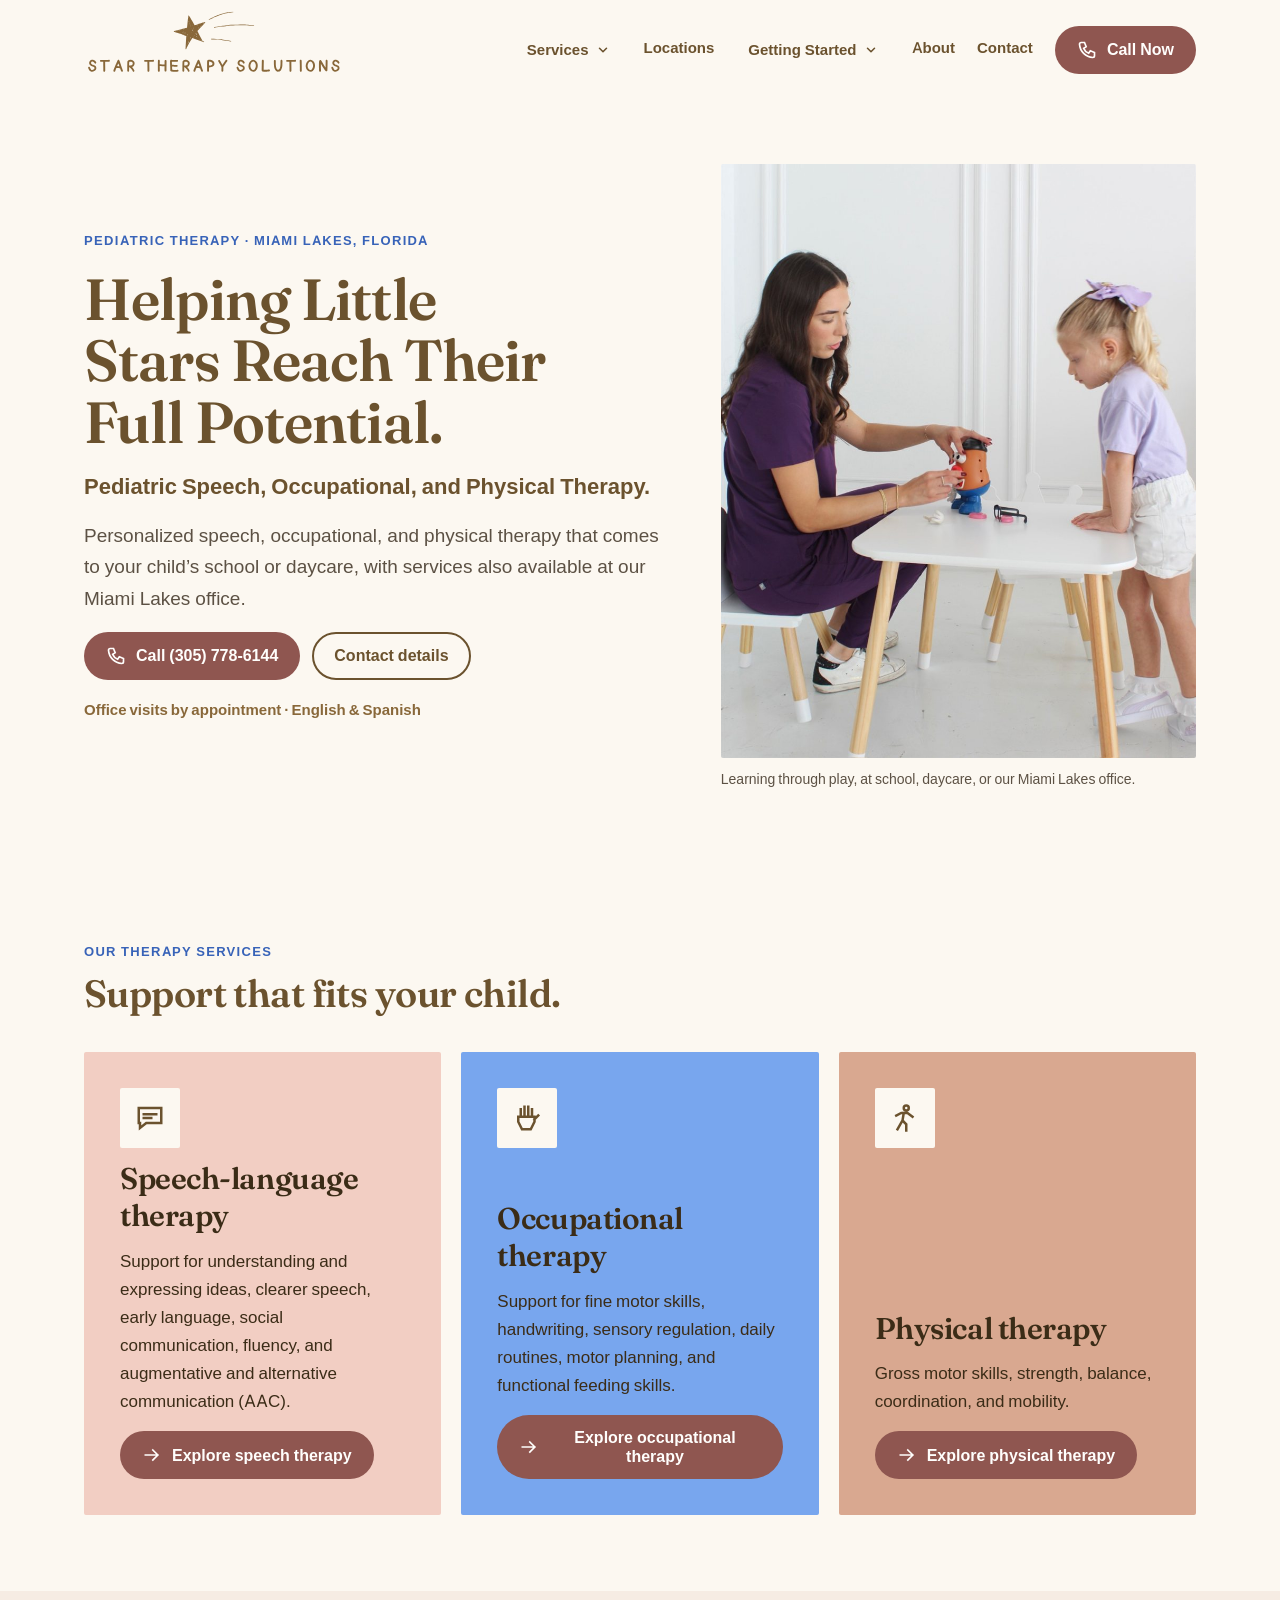
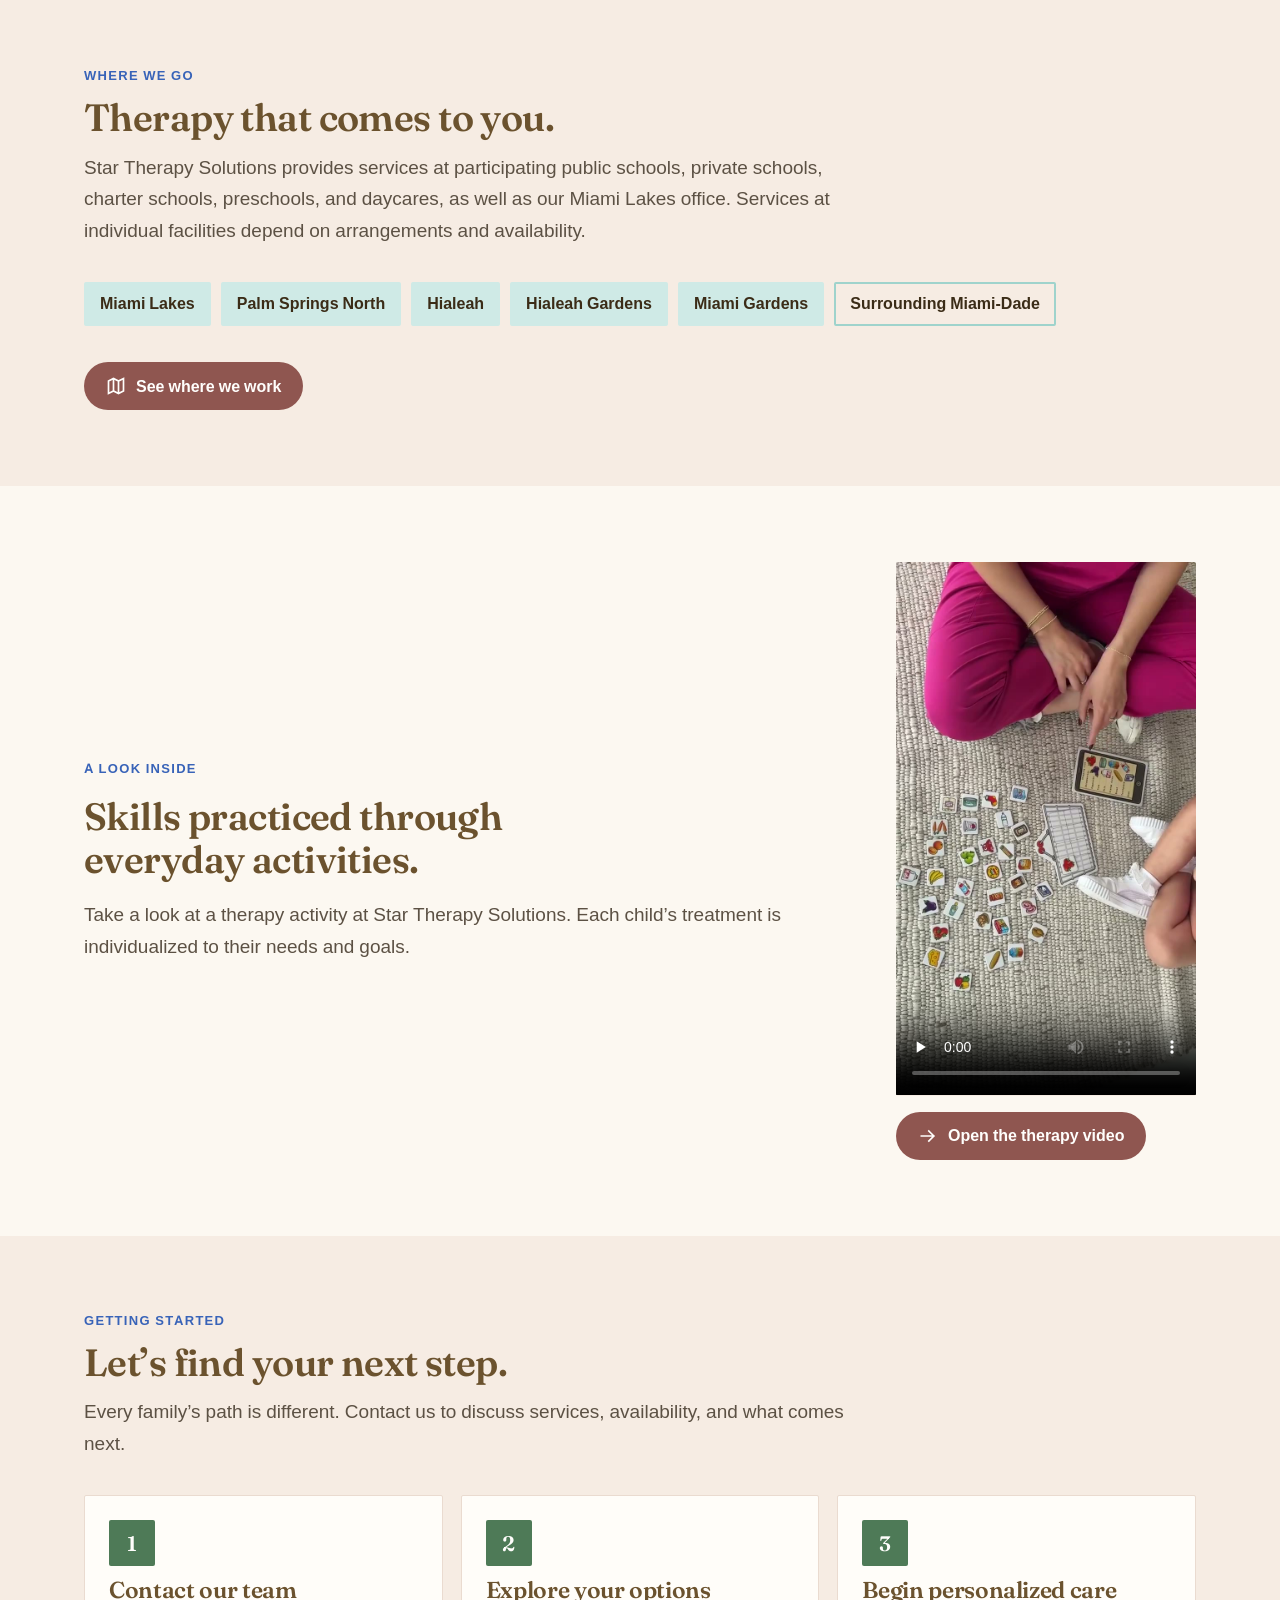
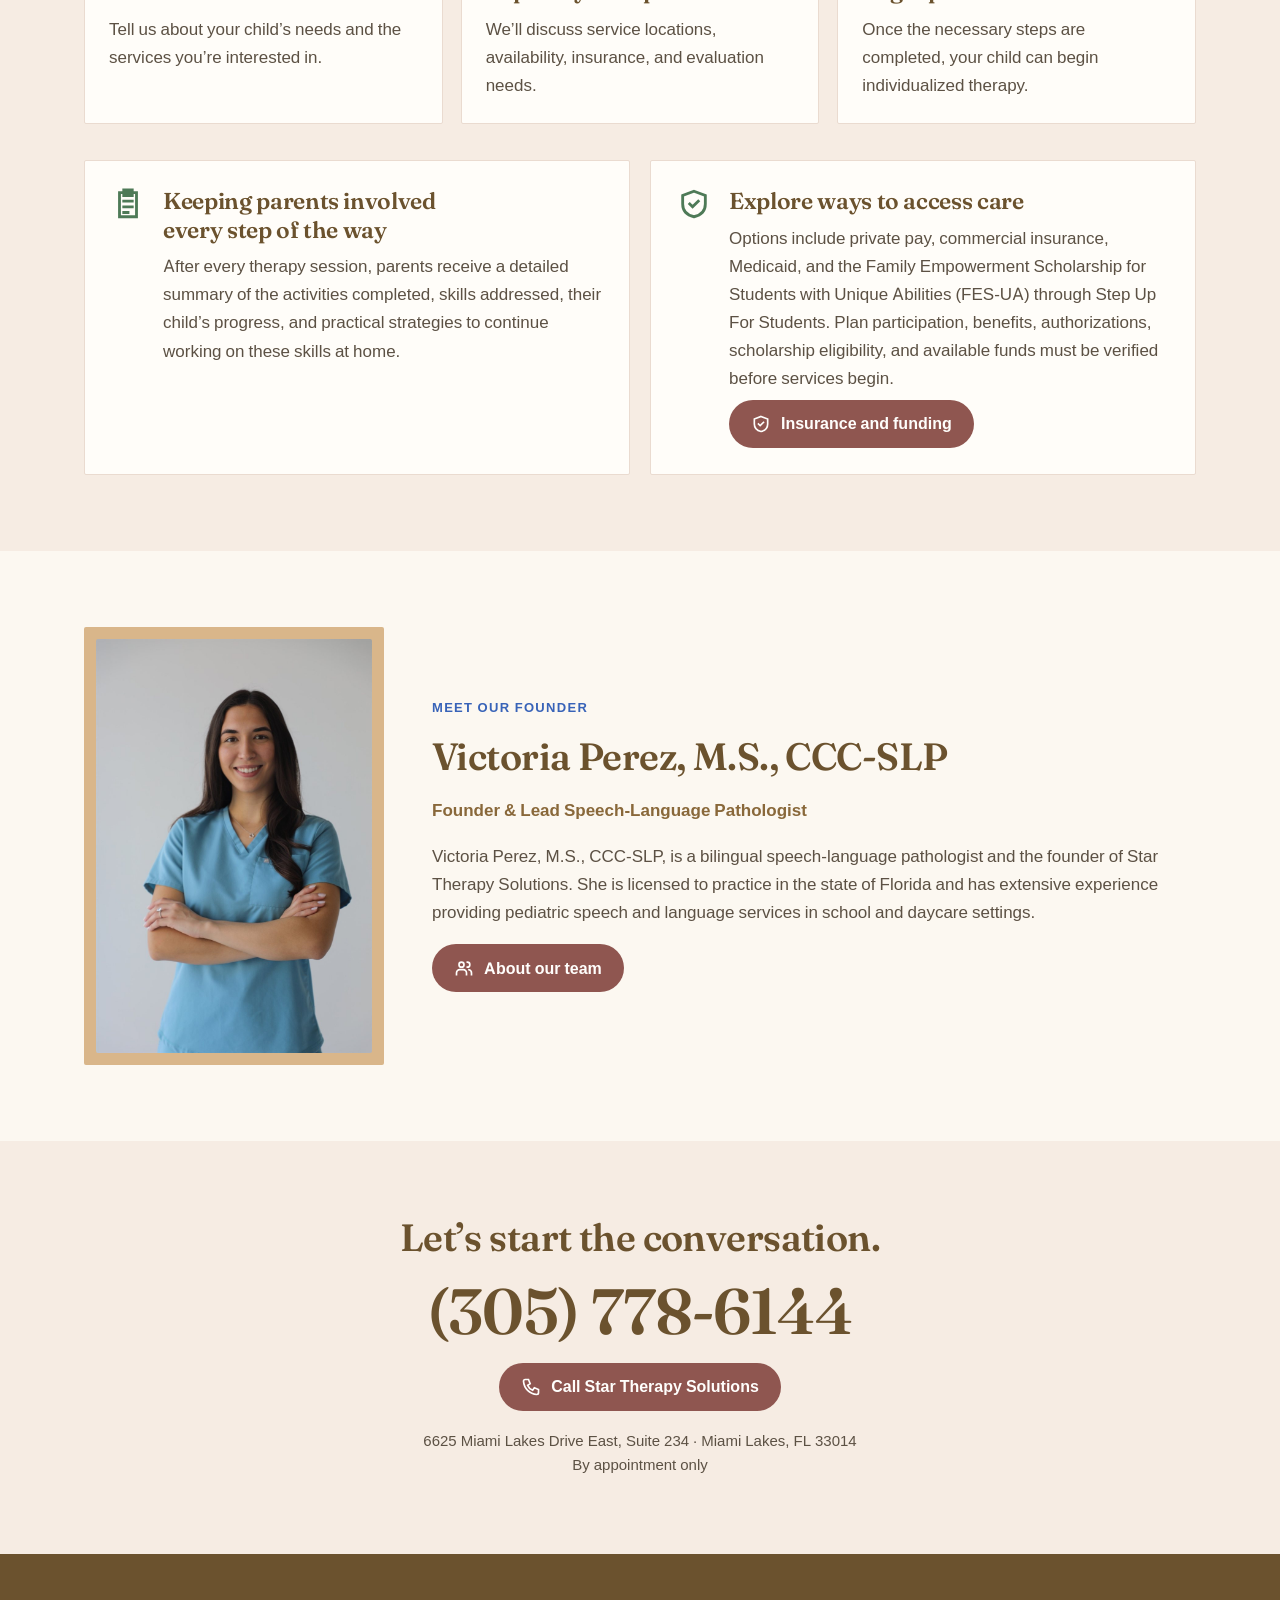
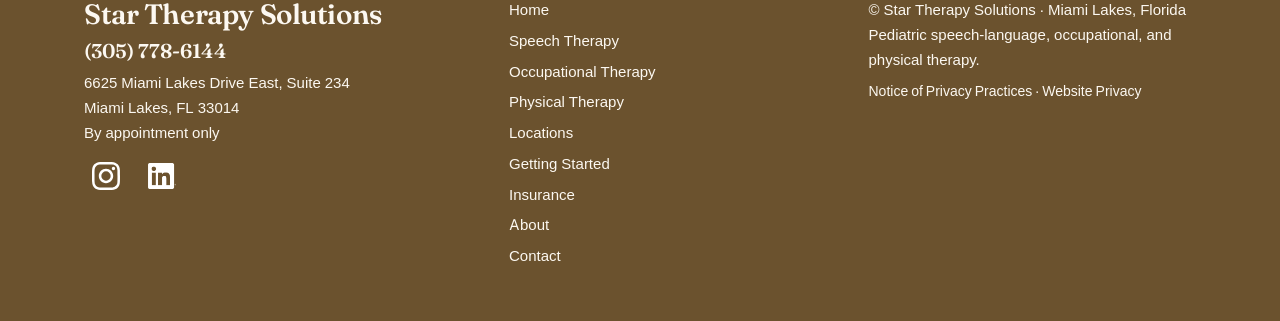
<file: index.html>
<!doctype html>
<html lang="en">
<head>
  <meta charset="utf-8">
  <meta name="viewport" content="width=device-width, initial-scale=1">
  <title>Star Therapy Solutions | Pediatric Speech, OT and PT in Miami Lakes</title>
  <meta name="description" content="Pediatric speech-language, occupational, and physical therapy at participating Miami-Dade schools and daycares and at our Miami Lakes office. Call (305) 778-6144.">
  <meta property="og:type" content="website">
  <meta property="og:site_name" content="Star Therapy Solutions">
  <meta property="og:title" content="Star Therapy Solutions | Pediatric Speech, OT and PT in Miami Lakes">
  <meta property="og:description" content="Pediatric speech-language, occupational, and physical therapy at participating Miami-Dade schools and daycares and at our Miami Lakes office. Call (305) 778-6144.">
  <link rel="canonical" href="https://startherapysolutions.org/">
  <meta property="og:url" content="https://startherapysolutions.org/">
  <meta property="og:image" content="https://startherapysolutions.org/assets/images/star-therapy-share-logo.png">
  <meta property="og:image:type" content="image/png">
  <meta property="og:image:width" content="1100">
  <meta property="og:image:height" content="578">
  <meta property="og:image:alt" content="Star Therapy Solutions logo on a cream background">
  <meta name="twitter:card" content="summary_large_image">
  <meta name="twitter:title" content="Star Therapy Solutions | Pediatric Speech, OT and PT in Miami Lakes">
  <meta name="twitter:description" content="Pediatric speech-language, occupational, and physical therapy at participating Miami-Dade schools and daycares and at our Miami Lakes office. Call (305) 778-6144.">
  <meta name="twitter:image" content="https://startherapysolutions.org/assets/images/star-therapy-share-logo.png">
  <meta name="twitter:image:alt" content="Star Therapy Solutions logo on a cream background">
  <link rel="icon" href="startherapy.svg" type="image/svg+xml">
  <link rel="preload" href="assets/fonts/fraunces-600-latin.woff2" as="font" type="font/woff2" crossorigin>
  <link rel="stylesheet" href="assets/css/site.css">
</head>
<body>
  <a class="skip-link" href="#main">Skip to main content</a>
  <header class="site-header">
    <div class="wrap bar">
      <a class="logo" href="./" aria-label="Star Therapy Solutions home"><img src="startherapy.svg" alt="Star Therapy Solutions" width="1366" height="768"></a>
      <nav class="desktop-nav" aria-label="Main">
        <details class="nav-group"><summary>Services<svg class="nav-chevron" viewBox="0 0 16 16" aria-hidden="true" focusable="false"><path d="m4 6 4 4 4-4"/></svg></summary><div class="nav-dropdown mega-menu"><div class="mega-column"><p class="mega-heading">Therapy for your child</p><a class="mega-link" href="speech-therapy/"><span class="mega-icon" style="background:var(--blush)"><svg class="icon" aria-hidden="true"><use href="assets/icons/icons.svg#speech"></use></svg></span><span><span class="mega-name">Speech Therapy</span><span class="mega-description">Communication and language skills</span></span></a><a class="mega-link" href="occupational-therapy/"><span class="mega-icon" style="background:var(--peri)"><svg class="icon" aria-hidden="true"><use href="assets/icons/icons.svg#ot"></use></svg></span><span><span class="mega-name">Occupational Therapy</span><span class="mega-description">Skills for everyday activities</span></span></a><a class="mega-link" href="physical-therapy/"><span class="mega-icon" style="background:var(--clay)"><svg class="icon" aria-hidden="true"><use href="assets/icons/icons.svg#pt"></use></svg></span><span><span class="mega-name">Physical Therapy</span><span class="mega-description">Movement, balance, and mobility</span></span></a></div><div class="mega-column"><p class="mega-heading">Explore care with us</p><a class="mega-link" href="locations/"><span class="mega-icon" style="background:var(--mint)"><svg class="icon" aria-hidden="true"><use href="assets/icons/icons.svg#map"></use></svg></span><span><span class="mega-name">Where We Work</span><span class="mega-description">Schools, daycares, and our office</span></span></a><a class="mega-link" href="about/"><span class="mega-icon" style="background:var(--latte)"><svg class="icon" aria-hidden="true"><use href="assets/icons/icons.svg#team"></use></svg></span><span><span class="mega-name">Meet Our Team</span><span class="mega-description">The people behind Star Therapy</span></span></a><a class="mega-link" href="getting-started/"><span class="mega-icon" style="background:var(--sage)"><svg class="icon" aria-hidden="true"><use href="assets/icons/icons.svg#progress"></use></svg></span><span><span class="mega-name">Getting Started</span><span class="mega-description">Find your family’s next step</span></span></a></div></div></details><a href="locations/">Locations</a><details class="nav-group"><summary>Getting Started<svg class="nav-chevron" viewBox="0 0 16 16" aria-hidden="true" focusable="false"><path d="m4 6 4 4 4-4"/></svg></summary><div class="nav-dropdown mega-menu"><div class="mega-column"><p class="mega-heading">Take the first step</p><a class="mega-link" href="getting-started/"><span class="mega-icon" style="background:var(--sage)"><svg class="icon" aria-hidden="true"><use href="assets/icons/icons.svg#progress"></use></svg></span><span><span class="mega-name">Getting Started</span><span class="mega-description">Learn what comes next</span></span></a><a class="mega-link" href="contact/"><span class="mega-icon" style="background:var(--blush)"><svg class="icon" aria-hidden="true"><use href="assets/icons/icons.svg#phone"></use></svg></span><span><span class="mega-name">Contact Our Team</span><span class="mega-description">Call to discuss your child’s needs</span></span></a></div><div class="mega-column"><p class="mega-heading">Plan your care</p><a class="mega-link" href="insurance-funding/"><span class="mega-icon" style="background:var(--lavender)"><svg class="icon" aria-hidden="true"><use href="assets/icons/icons.svg#shield"></use></svg></span><span><span class="mega-name">Insurance and Funding</span><span class="mega-description">Explore payment and funding options</span></span></a><a class="mega-link" href="locations/"><span class="mega-icon" style="background:var(--mint)"><svg class="icon" aria-hidden="true"><use href="assets/icons/icons.svg#map"></use></svg></span><span><span class="mega-name">Service Locations</span><span class="mega-description">Find out where we provide therapy</span></span></a></div></div></details><a href="about/">About</a><a href="contact/">Contact</a>
        <a class="btn" href="tel:+13057786144"><svg class="icon" aria-hidden="true"><use href="assets/icons/icons.svg#phone"></use></svg><span>Call Now</span></a>
      </nav>
      <details class="mobile-nav">
        <summary><svg class="icon" aria-hidden="true"><use href="assets/icons/icons.svg#menu"></use></svg><span>Menu</span></summary>
        <nav aria-label="Mobile navigation">
        <a href="speech-therapy/" style="--cur:var(--blush)">Speech Therapy</a>
        <a href="occupational-therapy/" style="--cur:var(--peri)">Occupational Therapy</a>
        <a href="physical-therapy/" style="--cur:var(--clay)">Physical Therapy</a>
        <a href="locations/" style="--cur:var(--mint)">Locations</a>
        <a href="getting-started/" style="--cur:var(--sage)">Getting Started</a>
        <a href="insurance-funding/" style="--cur:var(--lavender)">Insurance</a>
        <a href="about/" style="--cur:var(--latte)">About</a>
        <a href="contact/" style="--cur:var(--rose)">Contact</a>
        <a class="btn" href="tel:+13057786144"><svg class="icon" aria-hidden="true"><use href="assets/icons/icons.svg#phone"></use></svg><span>Call Now</span></a>
        </nav>
      </details>
    </div>
  </header>

  <main id="main">
    <section class="hero" aria-labelledby="hero-title">
      <div class="wrap hero-grid">
        <div class="stack">
          <p class="eyebrow">Pediatric therapy · Miami Lakes, Florida</p>
          <h1 id="hero-title">Helping Little Stars Reach Their Full Potential.</h1>
          <p class="hero-subtitle">Pediatric Speech, Occupational, and Physical Therapy.</p>
          <p class="lede">Personalized speech, occupational, and physical therapy that comes to your child’s school or daycare, with services also available at our Miami Lakes office.</p>
          <div class="actions"><a class="btn" href="tel:+13057786144"><svg class="icon" aria-hidden="true"><use href="assets/icons/icons.svg#phone"></use></svg><span>Call (305) 778-6144</span></a><a class="btn ghost" href="contact/">Contact details</a></div>
          <p class="note">Office visits by appointment · English &amp; Spanish</p>
        </div>
        <figure class="hero-photo"><img src="assets/images/therapy-play.jpg" alt="A therapist in purple scrubs and a young girl at a child-sized table, building a toy potato figure together." width="900" height="1125" fetchpriority="high"><figcaption>Learning through play, at school, daycare, or our Miami Lakes office.</figcaption></figure>
      </div>
    </section>

    <section aria-labelledby="services-title">
      <div class="wrap stack-l">
        <div class="section-head"><p class="eyebrow">Our therapy services</p><h2 id="services-title">Support that fits your child.</h2></div>
        <div class="tiles">
          <a class="tile speech" href="speech-therapy/"><span class="plate"><svg class="icon" aria-hidden="true"><use href="assets/icons/icons.svg#speech"></use></svg></span><h3>Speech-language therapy</h3><p>Support for understanding and expressing ideas, clearer speech, early language, social communication, fluency, and augmentative and alternative communication (AAC).</p><span class="btn more"><svg class="icon" aria-hidden="true"><use href="assets/icons/icons.svg#arrow"></use></svg><span>Explore speech therapy</span></span></a>
          <a class="tile ot" href="occupational-therapy/"><span class="plate"><svg class="icon" aria-hidden="true"><use href="assets/icons/icons.svg#ot"></use></svg></span><h3>Occupational therapy</h3><p>Support for fine motor skills, handwriting, sensory regulation, daily routines, motor planning, and functional feeding skills.</p><span class="btn more"><svg class="icon" aria-hidden="true"><use href="assets/icons/icons.svg#arrow"></use></svg><span>Explore occupational therapy</span></span></a>
          <a class="tile pt" href="physical-therapy/"><span class="plate"><svg class="icon" aria-hidden="true"><use href="assets/icons/icons.svg#pt"></use></svg></span><h3>Physical therapy</h3><p>Gross motor skills, strength, balance, coordination, and mobility.</p><span class="btn more"><svg class="icon" aria-hidden="true"><use href="assets/icons/icons.svg#arrow"></use></svg><span>Explore physical therapy</span></span></a>
        </div>
      </div>
    </section>

    <section class="alt" aria-labelledby="locations-title">
      <div class="wrap stack-l">
        <div class="section-head"><p class="eyebrow">Where we go</p><h2 id="locations-title">Therapy that comes to you.</h2><p class="lede">Star Therapy Solutions provides services at participating public schools, private schools, charter schools, preschools, and daycares, as well as our Miami Lakes office. Services at individual facilities depend on arrangements and availability.</p></div>
        <div class="chips"><span class="chip">Miami Lakes</span><span class="chip">Palm Springs North</span><span class="chip">Hialeah</span><span class="chip">Hialeah Gardens</span><span class="chip">Miami Gardens</span><span class="chip region">Surrounding Miami-Dade</span></div>
        <p><a class="btn" href="locations/"><svg class="icon" aria-hidden="true"><use href="assets/icons/icons.svg#map"></use></svg><span>See where we work</span></a></p>
      </div>
    </section>

    <section aria-labelledby="inside-title">
      <div class="wrap media">
        <div class="stack"><p class="eyebrow">A look inside</p><h2 id="inside-title">Skills practiced through everyday activities.</h2><p class="lede">Take a look at a therapy activity at Star Therapy Solutions. Each child’s treatment is individualized to their needs and goals.</p></div>
        <figure><video controls playsinline preload="none" poster="assets/images/therapy-session-poster.jpg" width="720" height="1280" aria-label="Therapy activity at Star Therapy Solutions"><source src="assets/video/therapy-session.mp4" type="video/mp4">Your browser cannot play this clip.</video><div class="actions"><a class="btn" href="assets/video/therapy-session.mp4"><svg class="icon" aria-hidden="true"><use href="assets/icons/icons.svg#arrow"></use></svg><span>Open the therapy video</span></a></div></figure>
      </div>
    </section>

    <section class="alt" aria-labelledby="start-title">
      <div class="wrap stack-l">
        <div class="section-head"><p class="eyebrow">Getting started</p><h2 id="start-title">Let’s find your next step.</h2><p class="lede">Every family’s path is different. Contact us to discuss services, availability, and what comes next.</p></div>
        <ol class="grid3">
          <li class="card step"><span class="num" aria-hidden="true">1</span><h3>Contact our team</h3><p>Tell us about your child’s needs and the services you’re interested in.</p></li>
          <li class="card step"><span class="num" aria-hidden="true">2</span><h3>Explore your options</h3><p>We’ll discuss service locations, availability, insurance, and evaluation needs.</p></li>
          <li class="card step"><span class="num" aria-hidden="true">3</span><h3>Begin personalized care</h3><p>Once the necessary steps are completed, your child can begin individualized therapy.</p></li>
        </ol>
        <div class="grid2">
          <article class="panel"><svg class="icon" aria-hidden="true"><use href="assets/icons/icons.svg#summary"></use></svg><div class="stack-s"><h3>Keeping parents involved every step of the way</h3><p>After every therapy session, parents receive a detailed summary of the activities completed, skills addressed, their child’s progress, and practical strategies to continue working on these skills at home.</p></div></article>
          <article class="panel"><svg class="icon" aria-hidden="true"><use href="assets/icons/icons.svg#shield"></use></svg><div class="stack-s"><h3>Explore ways to access care</h3><p>Options include private pay, commercial insurance, Medicaid, and the Family Empowerment Scholarship for Students with Unique Abilities (FES-UA) through Step Up For Students. Plan participation, benefits, authorizations, scholarship eligibility, and available funds must be verified before services begin.</p><a class="btn" href="insurance-funding/"><svg class="icon" aria-hidden="true"><use href="assets/icons/icons.svg#shield"></use></svg><span>Insurance and funding</span></a></div></article>
        </div>
      </div>
    </section>

    <section aria-labelledby="founder-heading">
      <div class="wrap founder">
        <figure class="founder-photo"><img src="assets/images/victoria-perez.jpg" alt="Victoria Perez, smiling, in teal scrubs with her arms crossed." width="900" height="1350" loading="lazy"></figure>
        <div class="stack">
          <p class="eyebrow">Meet our founder</p>
          <h2 id="founder-heading">Victoria Perez, M.S., CCC-SLP</h2>
          <p class="role">Founder &amp; Lead Speech-Language Pathologist</p>
          <p>Victoria Perez, M.S., CCC-SLP, is a bilingual speech-language pathologist and the founder of Star Therapy Solutions. She is licensed to practice in the state of Florida and has extensive experience providing pediatric speech and language services in school and daycare settings.</p>
          <p><a class="btn" href="about/"><svg class="icon" aria-hidden="true"><use href="assets/icons/icons.svg#team"></use></svg><span>About our team</span></a></p>
        </div>
      </div>
    </section>

    <section class="cta" aria-labelledby="cta-heading">
      <div class="wrap stack center">
        <h2 id="cta-heading">Let’s start the conversation.</h2>
        <p class="phone-big"><a href="tel:+13057786144">(305) 778-6144</a></p>
        <a class="btn" href="tel:+13057786144"><svg class="icon" aria-hidden="true"><use href="assets/icons/icons.svg#phone"></use></svg><span>Call Star Therapy Solutions</span></a>
        <p class="small">6625 Miami Lakes Drive East, Suite 234 · Miami Lakes, FL 33014<br>By appointment only</p>
      </div>
    </section>
  </main>

  <footer class="site-footer">
    <div class="wrap footer-grid">
      <div class="stack-s">
        <p class="footer-name">Star Therapy Solutions</p>
        <p class="footer-phone"><a href="tel:+13057786144">(305) 778-6144</a></p>
        <address>6625 Miami Lakes Drive East, Suite 234<br>Miami Lakes, FL 33014<br>By appointment only</address>
        <nav class="footer-social" aria-label="Social media"><a href="https://www.instagram.com/startherapysolutions/" aria-label="Star Therapy Solutions on Instagram (opens in a new tab)" target="_blank" rel="noopener noreferrer"><img class="social-icon" src="assets/images/instagram-glyph-black.svg" alt="" width="32" height="32" loading="lazy"></a><a href="https://www.linkedin.com/company/star-therapy-solutions/" aria-label="Star Therapy Solutions on LinkedIn (opens in a new tab)" target="_blank" rel="noopener noreferrer"><img class="social-icon" src="assets/images/linkedin-in-black.png" alt="" width="32" height="32" loading="lazy"></a></nav>
      </div>
      <nav class="footer-links" aria-label="Footer"><a href="./">Home</a><a href="speech-therapy/">Speech Therapy</a><a href="occupational-therapy/">Occupational Therapy</a><a href="physical-therapy/">Physical Therapy</a><a href="locations/">Locations</a><a href="getting-started/">Getting Started</a><a href="insurance-funding/">Insurance</a><a href="about/">About</a><a href="contact/">Contact</a></nav>
      <div class="stack-s">
        <p>© Star Therapy Solutions · Miami Lakes, Florida<br>Pediatric speech-language, occupational, and physical therapy.</p>
        <p class="footer-legal"><a href="privacy/#notice">Notice of Privacy Practices</a> · <a href="privacy/#website">Website Privacy</a></p>
      </div>
    </div>
  </footer>
  <div class="mobile-actions" aria-label="Quick contact"><a class="btn" href="tel:+13057786144"><svg class="icon" aria-hidden="true"><use href="assets/icons/icons.svg#phone"></use></svg><span>Call Now</span></a><a class="btn ghost" href="contact/">Contact details</a></div>
  <script src="assets/js/navigation.js"></script>
</body>
</html>
</file>
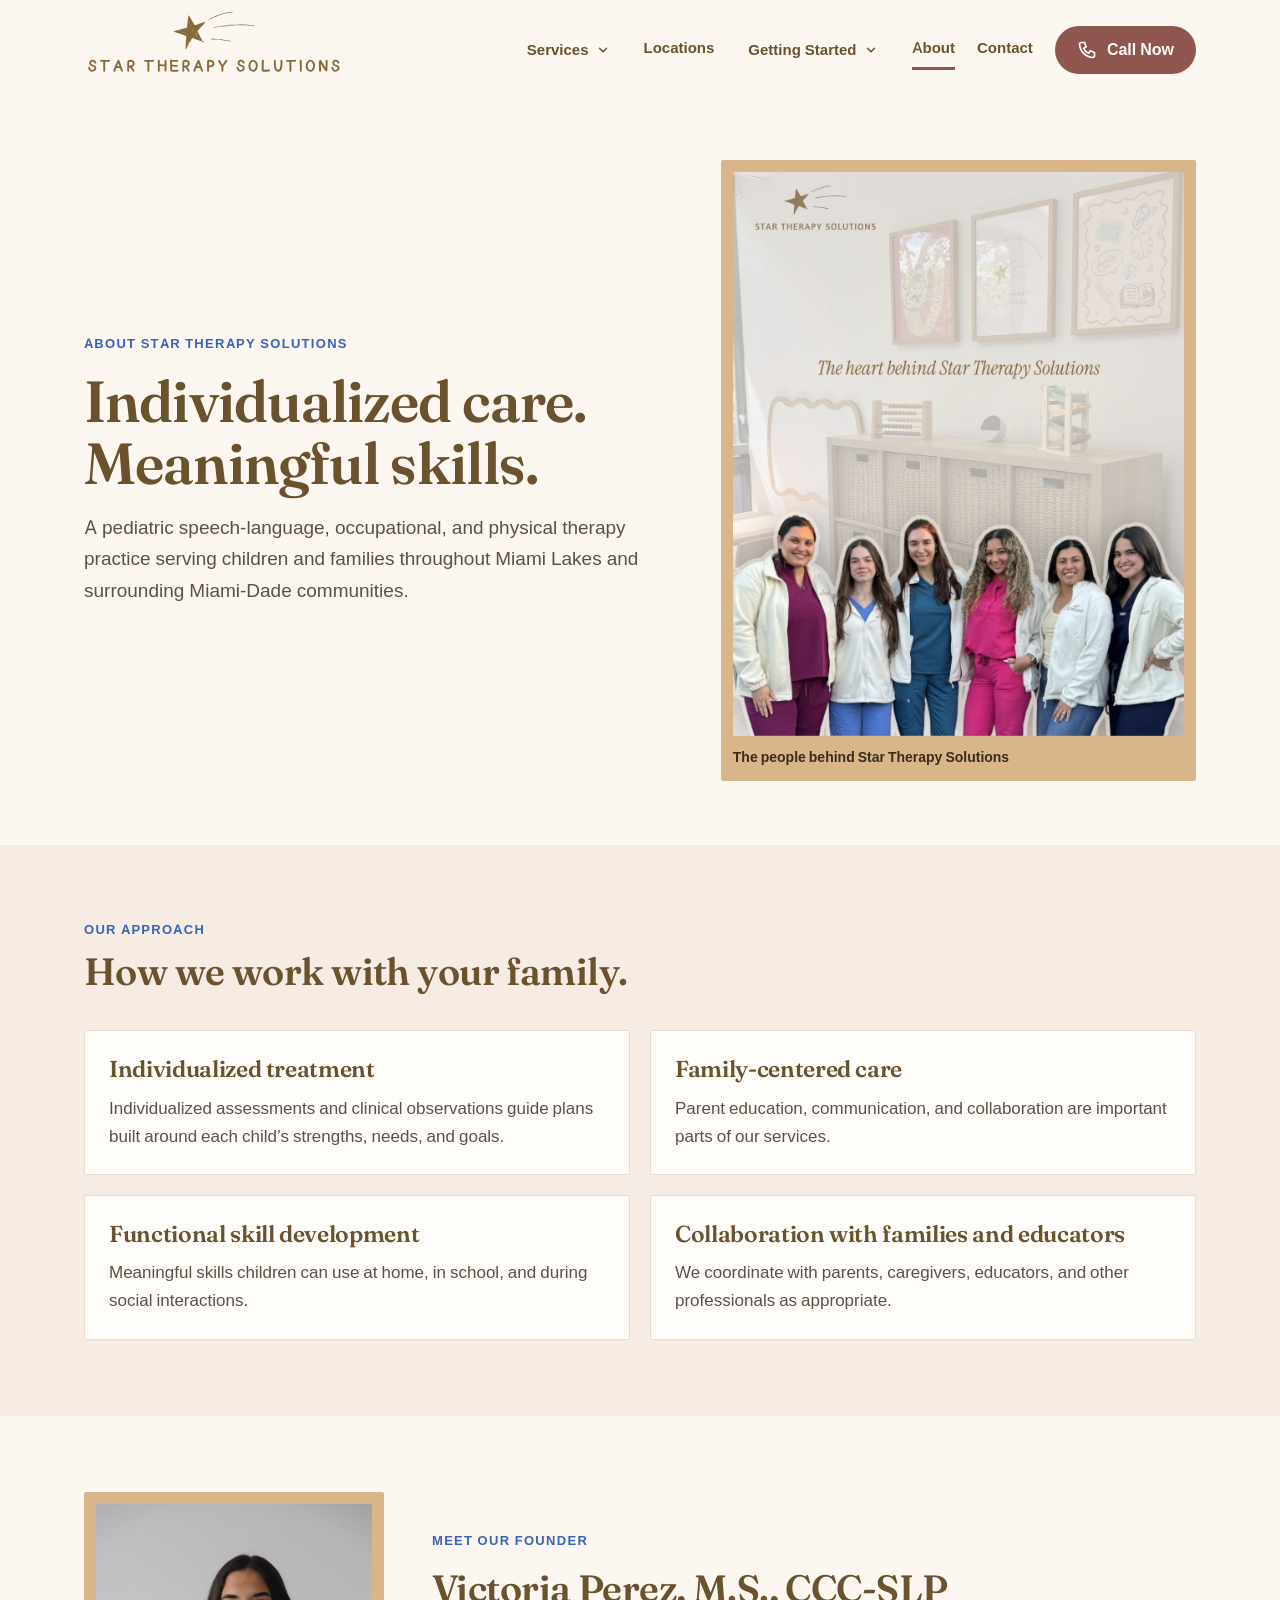
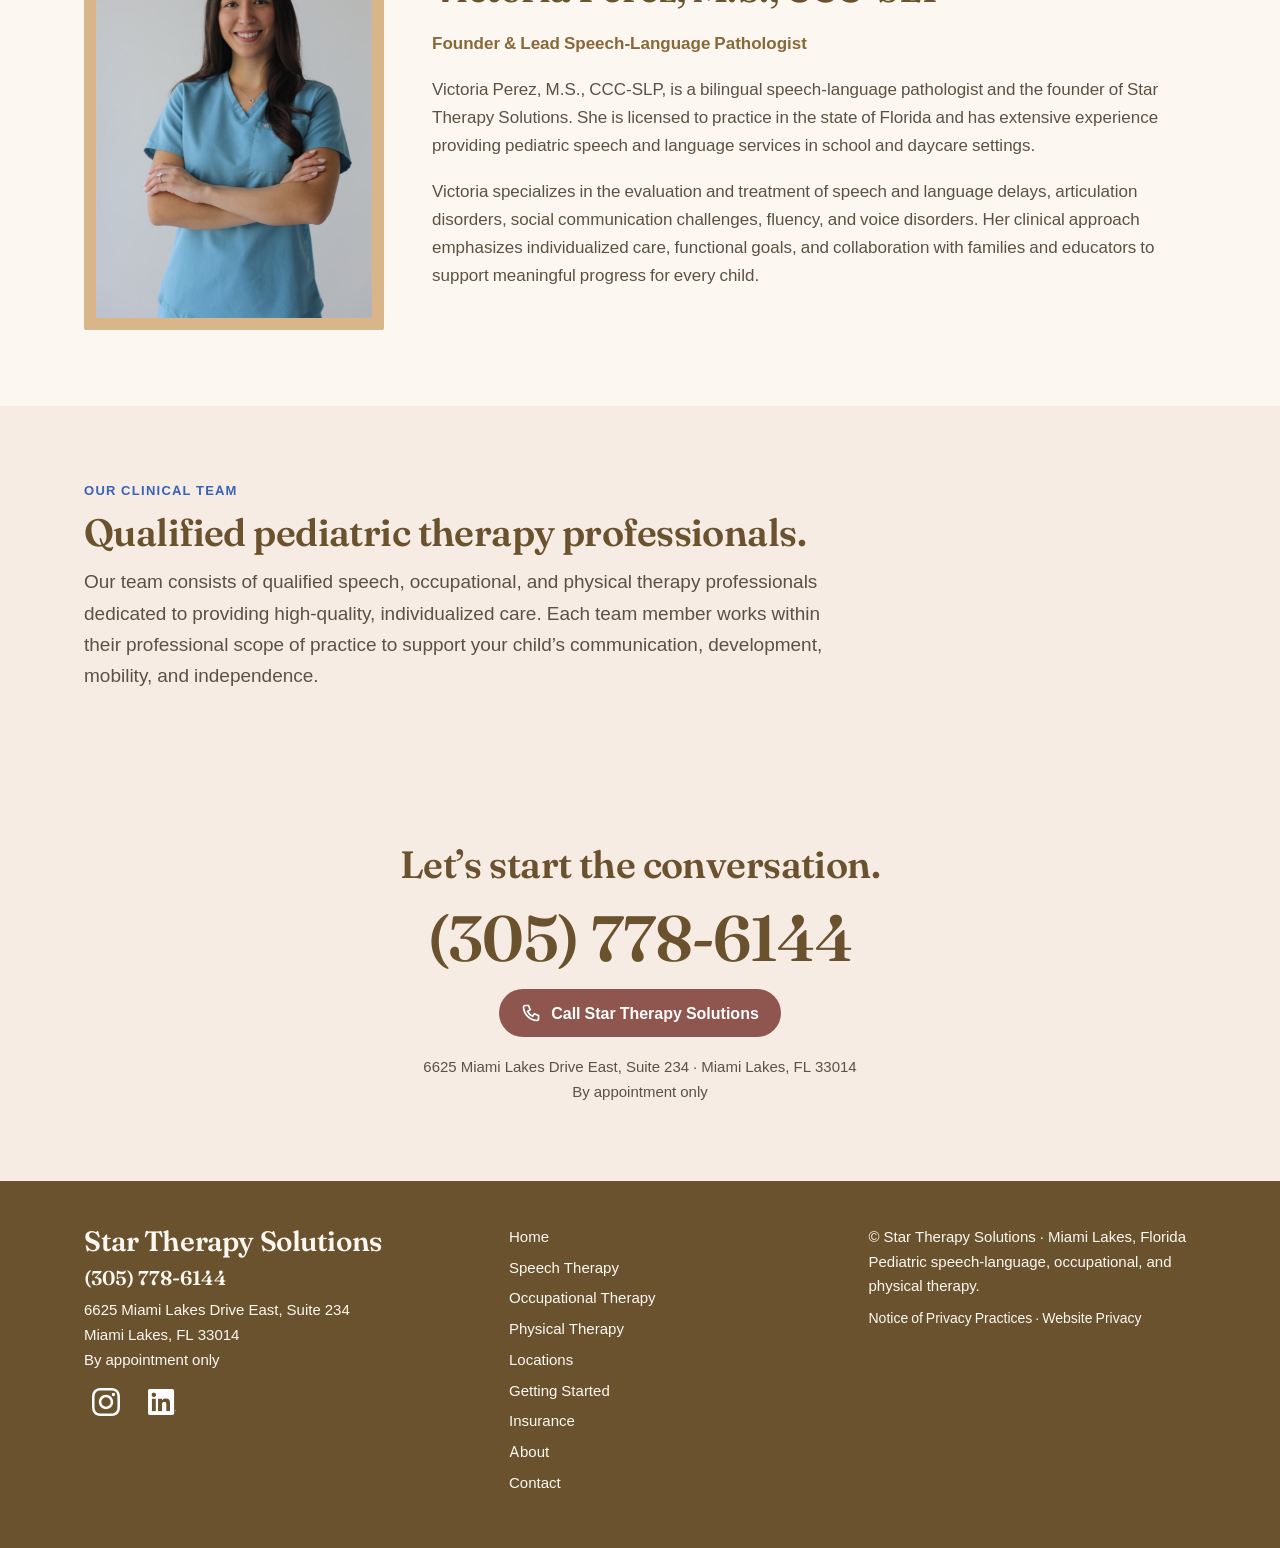
<file: about/index.html>
<!doctype html>
<html lang="en">
<head>
  <meta charset="utf-8">
  <meta name="viewport" content="width=device-width, initial-scale=1">
  <title>About Our Team | Star Therapy Solutions</title>
  <meta name="description" content="Star Therapy Solutions is a pediatric speech-language, occupational, and physical therapy practice in Miami Lakes, founded by Victoria Perez, M.S., CCC-SLP.">
  <meta property="og:type" content="website">
  <meta property="og:site_name" content="Star Therapy Solutions">
  <meta property="og:title" content="About Our Team | Star Therapy Solutions">
  <meta property="og:description" content="Star Therapy Solutions is a pediatric speech-language, occupational, and physical therapy practice in Miami Lakes, founded by Victoria Perez, M.S., CCC-SLP.">
  <link rel="canonical" href="https://startherapysolutions.org/about/">
  <meta property="og:url" content="https://startherapysolutions.org/about/">
  <meta property="og:image" content="https://startherapysolutions.org/assets/images/star-therapy-share-logo.png">
  <meta property="og:image:type" content="image/png">
  <meta property="og:image:width" content="1100">
  <meta property="og:image:height" content="578">
  <meta property="og:image:alt" content="Star Therapy Solutions logo on a cream background">
  <meta name="twitter:card" content="summary_large_image">
  <meta name="twitter:title" content="About Our Team | Star Therapy Solutions">
  <meta name="twitter:description" content="Star Therapy Solutions is a pediatric speech-language, occupational, and physical therapy practice in Miami Lakes, founded by Victoria Perez, M.S., CCC-SLP.">
  <meta name="twitter:image" content="https://startherapysolutions.org/assets/images/star-therapy-share-logo.png">
  <meta name="twitter:image:alt" content="Star Therapy Solutions logo on a cream background">
  <link rel="icon" href="../startherapy.svg" type="image/svg+xml">
  <link rel="preload" href="../assets/fonts/fraunces-600-latin.woff2" as="font" type="font/woff2" crossorigin>
  <link rel="stylesheet" href="../assets/css/site.css">
</head>
<body>
  <a class="skip-link" href="#main">Skip to main content</a>
  <header class="site-header">
    <div class="wrap bar">
      <a class="logo" href="../" aria-label="Star Therapy Solutions home"><img src="../startherapy.svg" alt="Star Therapy Solutions" width="1366" height="768"></a>
      <nav class="desktop-nav" aria-label="Main">
        <details class="nav-group"><summary>Services<svg class="nav-chevron" viewBox="0 0 16 16" aria-hidden="true" focusable="false"><path d="m4 6 4 4 4-4"/></svg></summary><div class="nav-dropdown mega-menu"><div class="mega-column"><p class="mega-heading">Therapy for your child</p><a class="mega-link" href="../speech-therapy/"><span class="mega-icon" style="background:var(--blush)"><svg class="icon" aria-hidden="true"><use href="../assets/icons/icons.svg#speech"></use></svg></span><span><span class="mega-name">Speech Therapy</span><span class="mega-description">Communication and language skills</span></span></a><a class="mega-link" href="../occupational-therapy/"><span class="mega-icon" style="background:var(--peri)"><svg class="icon" aria-hidden="true"><use href="../assets/icons/icons.svg#ot"></use></svg></span><span><span class="mega-name">Occupational Therapy</span><span class="mega-description">Skills for everyday activities</span></span></a><a class="mega-link" href="../physical-therapy/"><span class="mega-icon" style="background:var(--clay)"><svg class="icon" aria-hidden="true"><use href="../assets/icons/icons.svg#pt"></use></svg></span><span><span class="mega-name">Physical Therapy</span><span class="mega-description">Movement, balance, and mobility</span></span></a></div><div class="mega-column"><p class="mega-heading">Explore care with us</p><a class="mega-link" href="../locations/"><span class="mega-icon" style="background:var(--mint)"><svg class="icon" aria-hidden="true"><use href="../assets/icons/icons.svg#map"></use></svg></span><span><span class="mega-name">Where We Work</span><span class="mega-description">Schools, daycares, and our office</span></span></a><a class="mega-link" href="../about/" aria-current="page"><span class="mega-icon" style="background:var(--latte)"><svg class="icon" aria-hidden="true"><use href="../assets/icons/icons.svg#team"></use></svg></span><span><span class="mega-name">Meet Our Team</span><span class="mega-description">The people behind Star Therapy</span></span></a><a class="mega-link" href="../getting-started/"><span class="mega-icon" style="background:var(--sage)"><svg class="icon" aria-hidden="true"><use href="../assets/icons/icons.svg#progress"></use></svg></span><span><span class="mega-name">Getting Started</span><span class="mega-description">Find your family’s next step</span></span></a></div></div></details><a href="../locations/">Locations</a><details class="nav-group"><summary>Getting Started<svg class="nav-chevron" viewBox="0 0 16 16" aria-hidden="true" focusable="false"><path d="m4 6 4 4 4-4"/></svg></summary><div class="nav-dropdown mega-menu"><div class="mega-column"><p class="mega-heading">Take the first step</p><a class="mega-link" href="../getting-started/"><span class="mega-icon" style="background:var(--sage)"><svg class="icon" aria-hidden="true"><use href="../assets/icons/icons.svg#progress"></use></svg></span><span><span class="mega-name">Getting Started</span><span class="mega-description">Learn what comes next</span></span></a><a class="mega-link" href="../contact/"><span class="mega-icon" style="background:var(--blush)"><svg class="icon" aria-hidden="true"><use href="../assets/icons/icons.svg#phone"></use></svg></span><span><span class="mega-name">Contact Our Team</span><span class="mega-description">Call to discuss your child’s needs</span></span></a></div><div class="mega-column"><p class="mega-heading">Plan your care</p><a class="mega-link" href="../insurance-funding/"><span class="mega-icon" style="background:var(--lavender)"><svg class="icon" aria-hidden="true"><use href="../assets/icons/icons.svg#shield"></use></svg></span><span><span class="mega-name">Insurance and Funding</span><span class="mega-description">Explore payment and funding options</span></span></a><a class="mega-link" href="../locations/"><span class="mega-icon" style="background:var(--mint)"><svg class="icon" aria-hidden="true"><use href="../assets/icons/icons.svg#map"></use></svg></span><span><span class="mega-name">Service Locations</span><span class="mega-description">Find out where we provide therapy</span></span></a></div></div></details><a href="../about/" aria-current="page">About</a><a href="../contact/">Contact</a>
        <a class="btn" href="tel:+13057786144"><svg class="icon" aria-hidden="true"><use href="../assets/icons/icons.svg#phone"></use></svg><span>Call Now</span></a>
      </nav>
      <details class="mobile-nav">
        <summary><svg class="icon" aria-hidden="true"><use href="../assets/icons/icons.svg#menu"></use></svg><span>Menu</span></summary>
        <nav aria-label="Mobile navigation">
        <a href="../speech-therapy/" style="--cur:var(--blush)">Speech Therapy</a>
        <a href="../occupational-therapy/" style="--cur:var(--peri)">Occupational Therapy</a>
        <a href="../physical-therapy/" style="--cur:var(--clay)">Physical Therapy</a>
        <a href="../locations/" style="--cur:var(--mint)">Locations</a>
        <a href="../getting-started/" style="--cur:var(--sage)">Getting Started</a>
        <a href="../insurance-funding/" style="--cur:var(--lavender)">Insurance</a>
        <a href="../about/" style="--cur:var(--latte)" aria-current="page">About</a>
        <a href="../contact/" style="--cur:var(--rose)">Contact</a>
        <a class="btn" href="tel:+13057786144"><svg class="icon" aria-hidden="true"><use href="../assets/icons/icons.svg#phone"></use></svg><span>Call Now</span></a>
        </nav>
      </details>
    </div>
  </header>

  <main id="main">
    <section class="page-hero" aria-labelledby="about-title">
      <div class="wrap hero-grid">
        <div class="stack">
          <p class="eyebrow">About Star Therapy Solutions</p>
          <h1 id="about-title">Individualized care. Meaningful skills.</h1>
          <p class="lede">A pediatric speech-language, occupational, and physical therapy practice serving children and families throughout Miami Lakes and surrounding Miami-Dade communities.</p>
        </div>
        <figure class="team-photo"><img src="../Team_StartTherapy.JPEG" alt="The Star Therapy Solutions team pictured together at the practice." width="1080" height="1350"><figcaption>The people behind Star Therapy Solutions</figcaption></figure>
      </div>
    </section>

    <section class="alt" aria-labelledby="approach-title">
      <div class="wrap stack-l">
        <div class="section-head"><p class="eyebrow">Our approach</p><h2 id="approach-title">How we work with your family.</h2></div>
        <div class="grid2">
          <article class="card"><h3>Individualized treatment</h3><p>Individualized assessments and clinical observations guide plans built around each child’s strengths, needs, and goals.</p></article>
          <article class="card"><h3>Family-centered care</h3><p>Parent education, communication, and collaboration are important parts of our services.</p></article>
          <article class="card"><h3>Functional skill development</h3><p>Meaningful skills children can use at home, in school, and during social interactions.</p></article>
          <article class="card"><h3>Collaboration with families and educators</h3><p>We coordinate with parents, caregivers, educators, and other professionals as appropriate.</p></article>
        </div>
      </div>
    </section>

    <section aria-labelledby="founder-heading">
      <div class="wrap founder">
        <figure class="founder-photo"><img src="../assets/images/victoria-perez.jpg" alt="Victoria Perez, smiling, in teal scrubs with her arms crossed." width="900" height="1350" loading="lazy"></figure>
        <div class="stack">
          <p class="eyebrow">Meet our founder</p>
          <h2 id="founder-heading">Victoria Perez, M.S., CCC-SLP</h2>
          <p class="role">Founder &amp; Lead Speech-Language Pathologist</p>
          <p>Victoria Perez, M.S., CCC-SLP, is a bilingual speech-language pathologist and the founder of Star Therapy Solutions. She is licensed to practice in the state of Florida and has extensive experience providing pediatric speech and language services in school and daycare settings.</p>
          <p>Victoria specializes in the evaluation and treatment of speech and language delays, articulation disorders, social communication challenges, fluency, and voice disorders. Her clinical approach emphasizes individualized care, functional goals, and collaboration with families and educators to support meaningful progress for every child.</p>
        </div>
      </div>
    </section>

    <section class="alt" aria-labelledby="clinical-title">
      <div class="wrap stack">
        <div class="section-head"><p class="eyebrow">Our clinical team</p><h2 id="clinical-title">Qualified pediatric therapy professionals.</h2><p class="lede">Our team consists of qualified speech, occupational, and physical therapy professionals dedicated to providing high-quality, individualized care. Each team member works within their professional scope of practice to support your child’s communication, development, mobility, and independence.</p></div>
      </div>
    </section>

    <section class="cta" aria-labelledby="cta-heading">
      <div class="wrap stack center">
        <h2 id="cta-heading">Let’s start the conversation.</h2>
        <p class="phone-big"><a href="tel:+13057786144">(305) 778-6144</a></p>
        <a class="btn" href="tel:+13057786144"><svg class="icon" aria-hidden="true"><use href="../assets/icons/icons.svg#phone"></use></svg><span>Call Star Therapy Solutions</span></a>
        <p class="small">6625 Miami Lakes Drive East, Suite 234 · Miami Lakes, FL 33014<br>By appointment only</p>
      </div>
    </section>
  </main>

  <footer class="site-footer">
    <div class="wrap footer-grid">
      <div class="stack-s">
        <p class="footer-name">Star Therapy Solutions</p>
        <p class="footer-phone"><a href="tel:+13057786144">(305) 778-6144</a></p>
        <address>6625 Miami Lakes Drive East, Suite 234<br>Miami Lakes, FL 33014<br>By appointment only</address>
        <nav class="footer-social" aria-label="Social media"><a href="https://www.instagram.com/startherapysolutions/" aria-label="Star Therapy Solutions on Instagram (opens in a new tab)" target="_blank" rel="noopener noreferrer"><img class="social-icon" src="../assets/images/instagram-glyph-black.svg" alt="" width="32" height="32" loading="lazy"></a><a href="https://www.linkedin.com/company/star-therapy-solutions/" aria-label="Star Therapy Solutions on LinkedIn (opens in a new tab)" target="_blank" rel="noopener noreferrer"><img class="social-icon" src="../assets/images/linkedin-in-black.png" alt="" width="32" height="32" loading="lazy"></a></nav>
      </div>
      <nav class="footer-links" aria-label="Footer"><a href="../">Home</a><a href="../speech-therapy/">Speech Therapy</a><a href="../occupational-therapy/">Occupational Therapy</a><a href="../physical-therapy/">Physical Therapy</a><a href="../locations/">Locations</a><a href="../getting-started/">Getting Started</a><a href="../insurance-funding/">Insurance</a><a href="../about/">About</a><a href="../contact/">Contact</a></nav>
      <div class="stack-s">
        <p>© Star Therapy Solutions · Miami Lakes, Florida<br>Pediatric speech-language, occupational, and physical therapy.</p>
        <p class="footer-legal"><a href="../privacy/#notice">Notice of Privacy Practices</a> · <a href="../privacy/#website">Website Privacy</a></p>
      </div>
    </div>
  </footer>
  <div class="mobile-actions" aria-label="Quick contact"><a class="btn" href="tel:+13057786144"><svg class="icon" aria-hidden="true"><use href="../assets/icons/icons.svg#phone"></use></svg><span>Call Now</span></a><a class="btn ghost" href="../contact/">Contact details</a></div>
  <script src="../assets/js/navigation.js"></script>
</body>
</html>
</file>
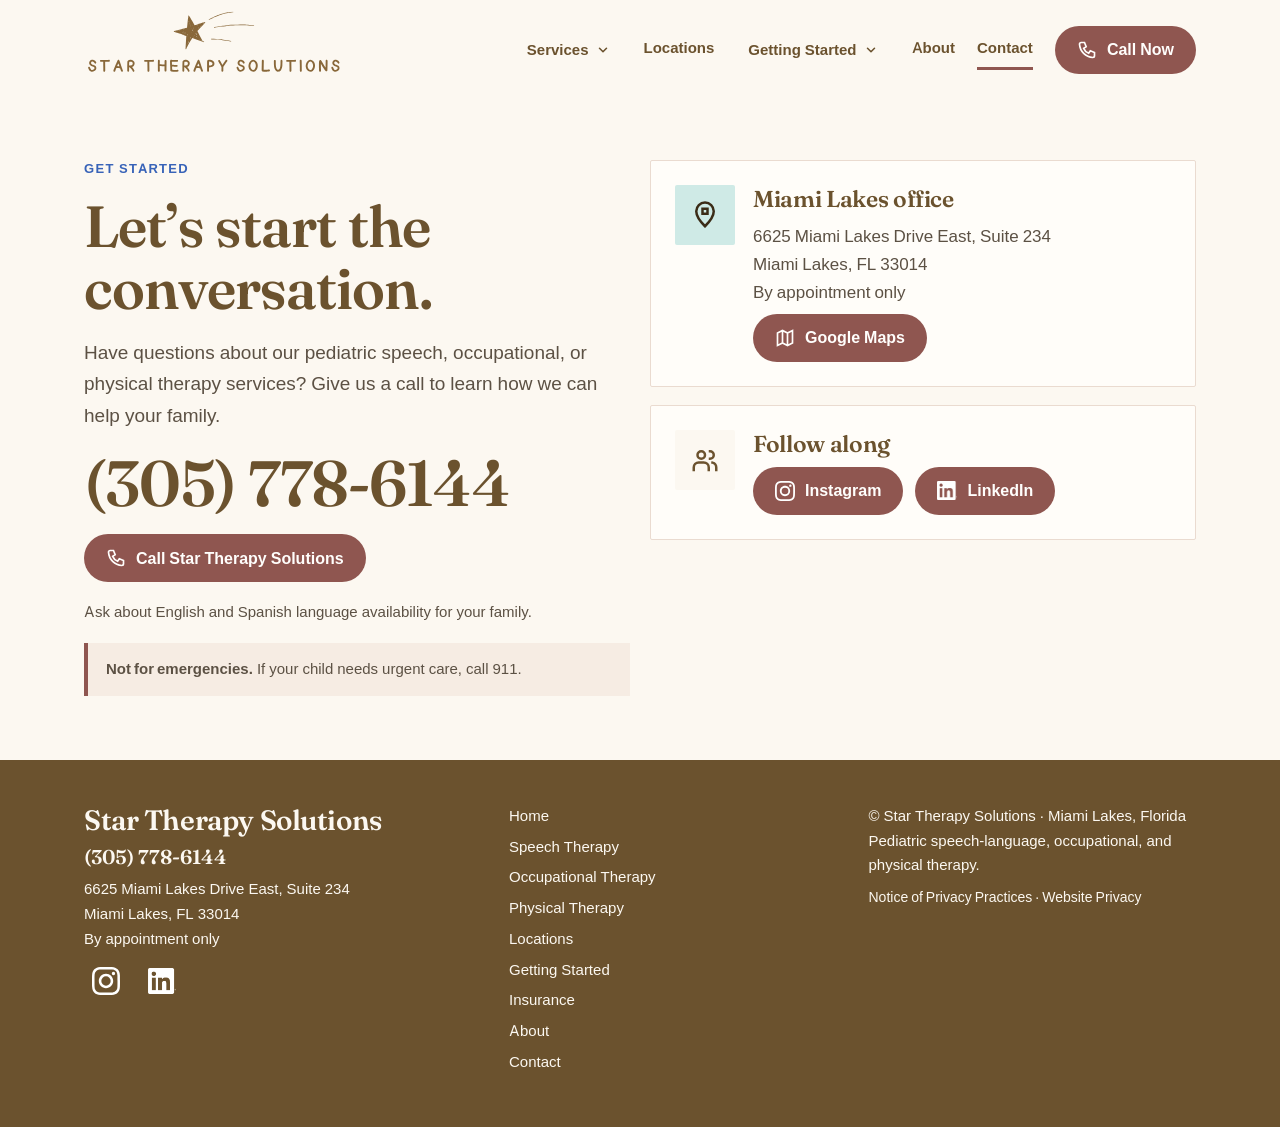
<file: contact/index.html>
<!doctype html>
<html lang="en">
<head>
  <meta charset="utf-8">
  <meta name="viewport" content="width=device-width, initial-scale=1">
  <title>Contact Us | Star Therapy Solutions</title>
  <meta name="description" content="Call Star Therapy Solutions at (305) 778-6144. Office at 6625 Miami Lakes Drive East, Suite 234, Miami Lakes, FL 33014, by appointment only.">
  <meta property="og:type" content="website">
  <meta property="og:site_name" content="Star Therapy Solutions">
  <meta property="og:title" content="Contact Us | Star Therapy Solutions">
  <meta property="og:description" content="Call Star Therapy Solutions at (305) 778-6144. Office at 6625 Miami Lakes Drive East, Suite 234, Miami Lakes, FL 33014, by appointment only.">
  <link rel="canonical" href="https://startherapysolutions.org/contact/">
  <meta property="og:url" content="https://startherapysolutions.org/contact/">
  <meta property="og:image" content="https://startherapysolutions.org/assets/images/star-therapy-share-logo.png">
  <meta property="og:image:type" content="image/png">
  <meta property="og:image:width" content="1100">
  <meta property="og:image:height" content="578">
  <meta property="og:image:alt" content="Star Therapy Solutions logo on a cream background">
  <meta name="twitter:card" content="summary_large_image">
  <meta name="twitter:title" content="Contact Us | Star Therapy Solutions">
  <meta name="twitter:description" content="Call Star Therapy Solutions at (305) 778-6144. Office at 6625 Miami Lakes Drive East, Suite 234, Miami Lakes, FL 33014, by appointment only.">
  <meta name="twitter:image" content="https://startherapysolutions.org/assets/images/star-therapy-share-logo.png">
  <meta name="twitter:image:alt" content="Star Therapy Solutions logo on a cream background">
  <link rel="icon" href="../startherapy.svg" type="image/svg+xml">
  <link rel="preload" href="../assets/fonts/fraunces-600-latin.woff2" as="font" type="font/woff2" crossorigin>
  <link rel="stylesheet" href="../assets/css/site.css">
</head>
<body>
  <a class="skip-link" href="#main">Skip to main content</a>
  <header class="site-header">
    <div class="wrap bar">
      <a class="logo" href="../" aria-label="Star Therapy Solutions home"><img src="../startherapy.svg" alt="Star Therapy Solutions" width="1366" height="768"></a>
      <nav class="desktop-nav" aria-label="Main">
        <details class="nav-group"><summary>Services<svg class="nav-chevron" viewBox="0 0 16 16" aria-hidden="true" focusable="false"><path d="m4 6 4 4 4-4"/></svg></summary><div class="nav-dropdown mega-menu"><div class="mega-column"><p class="mega-heading">Therapy for your child</p><a class="mega-link" href="../speech-therapy/"><span class="mega-icon" style="background:var(--blush)"><svg class="icon" aria-hidden="true"><use href="../assets/icons/icons.svg#speech"></use></svg></span><span><span class="mega-name">Speech Therapy</span><span class="mega-description">Communication and language skills</span></span></a><a class="mega-link" href="../occupational-therapy/"><span class="mega-icon" style="background:var(--peri)"><svg class="icon" aria-hidden="true"><use href="../assets/icons/icons.svg#ot"></use></svg></span><span><span class="mega-name">Occupational Therapy</span><span class="mega-description">Skills for everyday activities</span></span></a><a class="mega-link" href="../physical-therapy/"><span class="mega-icon" style="background:var(--clay)"><svg class="icon" aria-hidden="true"><use href="../assets/icons/icons.svg#pt"></use></svg></span><span><span class="mega-name">Physical Therapy</span><span class="mega-description">Movement, balance, and mobility</span></span></a></div><div class="mega-column"><p class="mega-heading">Explore care with us</p><a class="mega-link" href="../locations/"><span class="mega-icon" style="background:var(--mint)"><svg class="icon" aria-hidden="true"><use href="../assets/icons/icons.svg#map"></use></svg></span><span><span class="mega-name">Where We Work</span><span class="mega-description">Schools, daycares, and our office</span></span></a><a class="mega-link" href="../about/"><span class="mega-icon" style="background:var(--latte)"><svg class="icon" aria-hidden="true"><use href="../assets/icons/icons.svg#team"></use></svg></span><span><span class="mega-name">Meet Our Team</span><span class="mega-description">The people behind Star Therapy</span></span></a><a class="mega-link" href="../getting-started/"><span class="mega-icon" style="background:var(--sage)"><svg class="icon" aria-hidden="true"><use href="../assets/icons/icons.svg#progress"></use></svg></span><span><span class="mega-name">Getting Started</span><span class="mega-description">Find your family’s next step</span></span></a></div></div></details><a href="../locations/">Locations</a><details class="nav-group"><summary>Getting Started<svg class="nav-chevron" viewBox="0 0 16 16" aria-hidden="true" focusable="false"><path d="m4 6 4 4 4-4"/></svg></summary><div class="nav-dropdown mega-menu"><div class="mega-column"><p class="mega-heading">Take the first step</p><a class="mega-link" href="../getting-started/"><span class="mega-icon" style="background:var(--sage)"><svg class="icon" aria-hidden="true"><use href="../assets/icons/icons.svg#progress"></use></svg></span><span><span class="mega-name">Getting Started</span><span class="mega-description">Learn what comes next</span></span></a><a class="mega-link" href="../contact/" aria-current="page"><span class="mega-icon" style="background:var(--blush)"><svg class="icon" aria-hidden="true"><use href="../assets/icons/icons.svg#phone"></use></svg></span><span><span class="mega-name">Contact Our Team</span><span class="mega-description">Call to discuss your child’s needs</span></span></a></div><div class="mega-column"><p class="mega-heading">Plan your care</p><a class="mega-link" href="../insurance-funding/"><span class="mega-icon" style="background:var(--lavender)"><svg class="icon" aria-hidden="true"><use href="../assets/icons/icons.svg#shield"></use></svg></span><span><span class="mega-name">Insurance and Funding</span><span class="mega-description">Explore payment and funding options</span></span></a><a class="mega-link" href="../locations/"><span class="mega-icon" style="background:var(--mint)"><svg class="icon" aria-hidden="true"><use href="../assets/icons/icons.svg#map"></use></svg></span><span><span class="mega-name">Service Locations</span><span class="mega-description">Find out where we provide therapy</span></span></a></div></div></details><a href="../about/">About</a><a href="../contact/" aria-current="page">Contact</a>
        <a class="btn" href="tel:+13057786144"><svg class="icon" aria-hidden="true"><use href="../assets/icons/icons.svg#phone"></use></svg><span>Call Now</span></a>
      </nav>
      <details class="mobile-nav">
        <summary><svg class="icon" aria-hidden="true"><use href="../assets/icons/icons.svg#menu"></use></svg><span>Menu</span></summary>
        <nav aria-label="Mobile navigation">
        <a href="../speech-therapy/" style="--cur:var(--blush)">Speech Therapy</a>
        <a href="../occupational-therapy/" style="--cur:var(--peri)">Occupational Therapy</a>
        <a href="../physical-therapy/" style="--cur:var(--clay)">Physical Therapy</a>
        <a href="../locations/" style="--cur:var(--mint)">Locations</a>
        <a href="../getting-started/" style="--cur:var(--sage)">Getting Started</a>
        <a href="../insurance-funding/" style="--cur:var(--lavender)">Insurance</a>
        <a href="../about/" style="--cur:var(--latte)">About</a>
        <a href="../contact/" style="--cur:var(--rose)" aria-current="page">Contact</a>
        <a class="btn" href="tel:+13057786144"><svg class="icon" aria-hidden="true"><use href="../assets/icons/icons.svg#phone"></use></svg><span>Call Now</span></a>
        </nav>
      </details>
    </div>
  </header>

  <main id="main">
    <section class="page-hero" aria-labelledby="contact-heading">
      <div class="wrap grid2">
        <div class="stack">
          <p class="eyebrow">Get started</p>
          <h1 id="contact-heading">Let’s start the conversation.</h1>
          <p class="lede">Have questions about our pediatric speech, occupational, or physical therapy services? Give us a call to learn how we can help your family.</p>
          <p class="phone-big"><a href="tel:+13057786144">(305) 778-6144</a></p>
          <div class="actions"><a class="btn" href="tel:+13057786144"><svg class="icon" aria-hidden="true"><use href="../assets/icons/icons.svg#phone"></use></svg><span>Call Star Therapy Solutions</span></a></div>
          <p class="small">Ask about English and Spanish language availability for your family.</p>
          <p class="notice"><strong>Not for emergencies.</strong> If your child needs urgent care, call 911.</p>
        </div>
        <div class="stack">
          <div class="card row"><span class="plate loc"><svg class="icon" aria-hidden="true"><use href="../assets/icons/icons.svg#pin"></use></svg></span><div class="stack-s"><h2 class="h3">Miami Lakes office</h2><address>6625 Miami Lakes Drive East, Suite 234<br>Miami Lakes, FL 33014<br>By appointment only</address><div class="actions"><a class="btn contact-link" href="https://www.google.com/maps/place/Star+Therapy+Solutions/@25.9089664,-80.3101178,17z/data=!3m1!4b1!4m6!3m5!1s0x8f5029aaeeece963:0x18bcb885d2f2215!8m2!3d25.9089664!4d-80.3075375!16s%2Fg%2F11xh90c61_" target="_blank" rel="noopener noreferrer"><svg class="icon" aria-hidden="true"><use href="../assets/icons/icons.svg#map"></use></svg><span>Google Maps<span class="sr-only"> (opens in a new tab)</span></span></a></div></div></div>
          <div class="card row"><span class="plate"><svg class="icon" aria-hidden="true"><use href="../assets/icons/icons.svg#team"></use></svg></span><div class="stack-s"><h2 class="h3">Follow along</h2><div class="actions"><a class="btn contact-link" href="https://www.instagram.com/startherapysolutions/" target="_blank" rel="noopener noreferrer"><img class="social-icon" src="../assets/images/instagram-glyph-black.svg" alt="" width="20" height="20"><span>Instagram<span class="sr-only"> (opens in a new tab)</span></span></a><a class="btn contact-link" href="https://www.linkedin.com/company/star-therapy-solutions/" target="_blank" rel="noopener noreferrer"><img class="social-icon" src="../assets/images/linkedin-in-black.png" alt="" width="20" height="20"><span>LinkedIn<span class="sr-only"> (opens in a new tab)</span></span></a></div></div></div>
        </div>
      </div>
    </section>
  </main>

  <footer class="site-footer">
    <div class="wrap footer-grid">
      <div class="stack-s">
        <p class="footer-name">Star Therapy Solutions</p>
        <p class="footer-phone"><a href="tel:+13057786144">(305) 778-6144</a></p>
        <address>6625 Miami Lakes Drive East, Suite 234<br>Miami Lakes, FL 33014<br>By appointment only</address>
        <nav class="footer-social" aria-label="Social media"><a href="https://www.instagram.com/startherapysolutions/" aria-label="Star Therapy Solutions on Instagram (opens in a new tab)" target="_blank" rel="noopener noreferrer"><img class="social-icon" src="../assets/images/instagram-glyph-black.svg" alt="" width="32" height="32" loading="lazy"></a><a href="https://www.linkedin.com/company/star-therapy-solutions/" aria-label="Star Therapy Solutions on LinkedIn (opens in a new tab)" target="_blank" rel="noopener noreferrer"><img class="social-icon" src="../assets/images/linkedin-in-black.png" alt="" width="32" height="32" loading="lazy"></a></nav>
      </div>
      <nav class="footer-links" aria-label="Footer"><a href="../">Home</a><a href="../speech-therapy/">Speech Therapy</a><a href="../occupational-therapy/">Occupational Therapy</a><a href="../physical-therapy/">Physical Therapy</a><a href="../locations/">Locations</a><a href="../getting-started/">Getting Started</a><a href="../insurance-funding/">Insurance</a><a href="../about/">About</a><a href="../contact/">Contact</a></nav>
      <div class="stack-s">
        <p>© Star Therapy Solutions · Miami Lakes, Florida<br>Pediatric speech-language, occupational, and physical therapy.</p>
        <p class="footer-legal"><a href="../privacy/#notice">Notice of Privacy Practices</a> · <a href="../privacy/#website">Website Privacy</a></p>
      </div>
    </div>
  </footer>
  <div class="mobile-actions" aria-label="Quick contact"><a class="btn" href="tel:+13057786144"><svg class="icon" aria-hidden="true"><use href="../assets/icons/icons.svg#phone"></use></svg><span>Call Now</span></a><a class="btn ghost" href="../contact/">Contact details</a></div>
  <script src="../assets/js/navigation.js"></script>
</body>
</html>
</file>
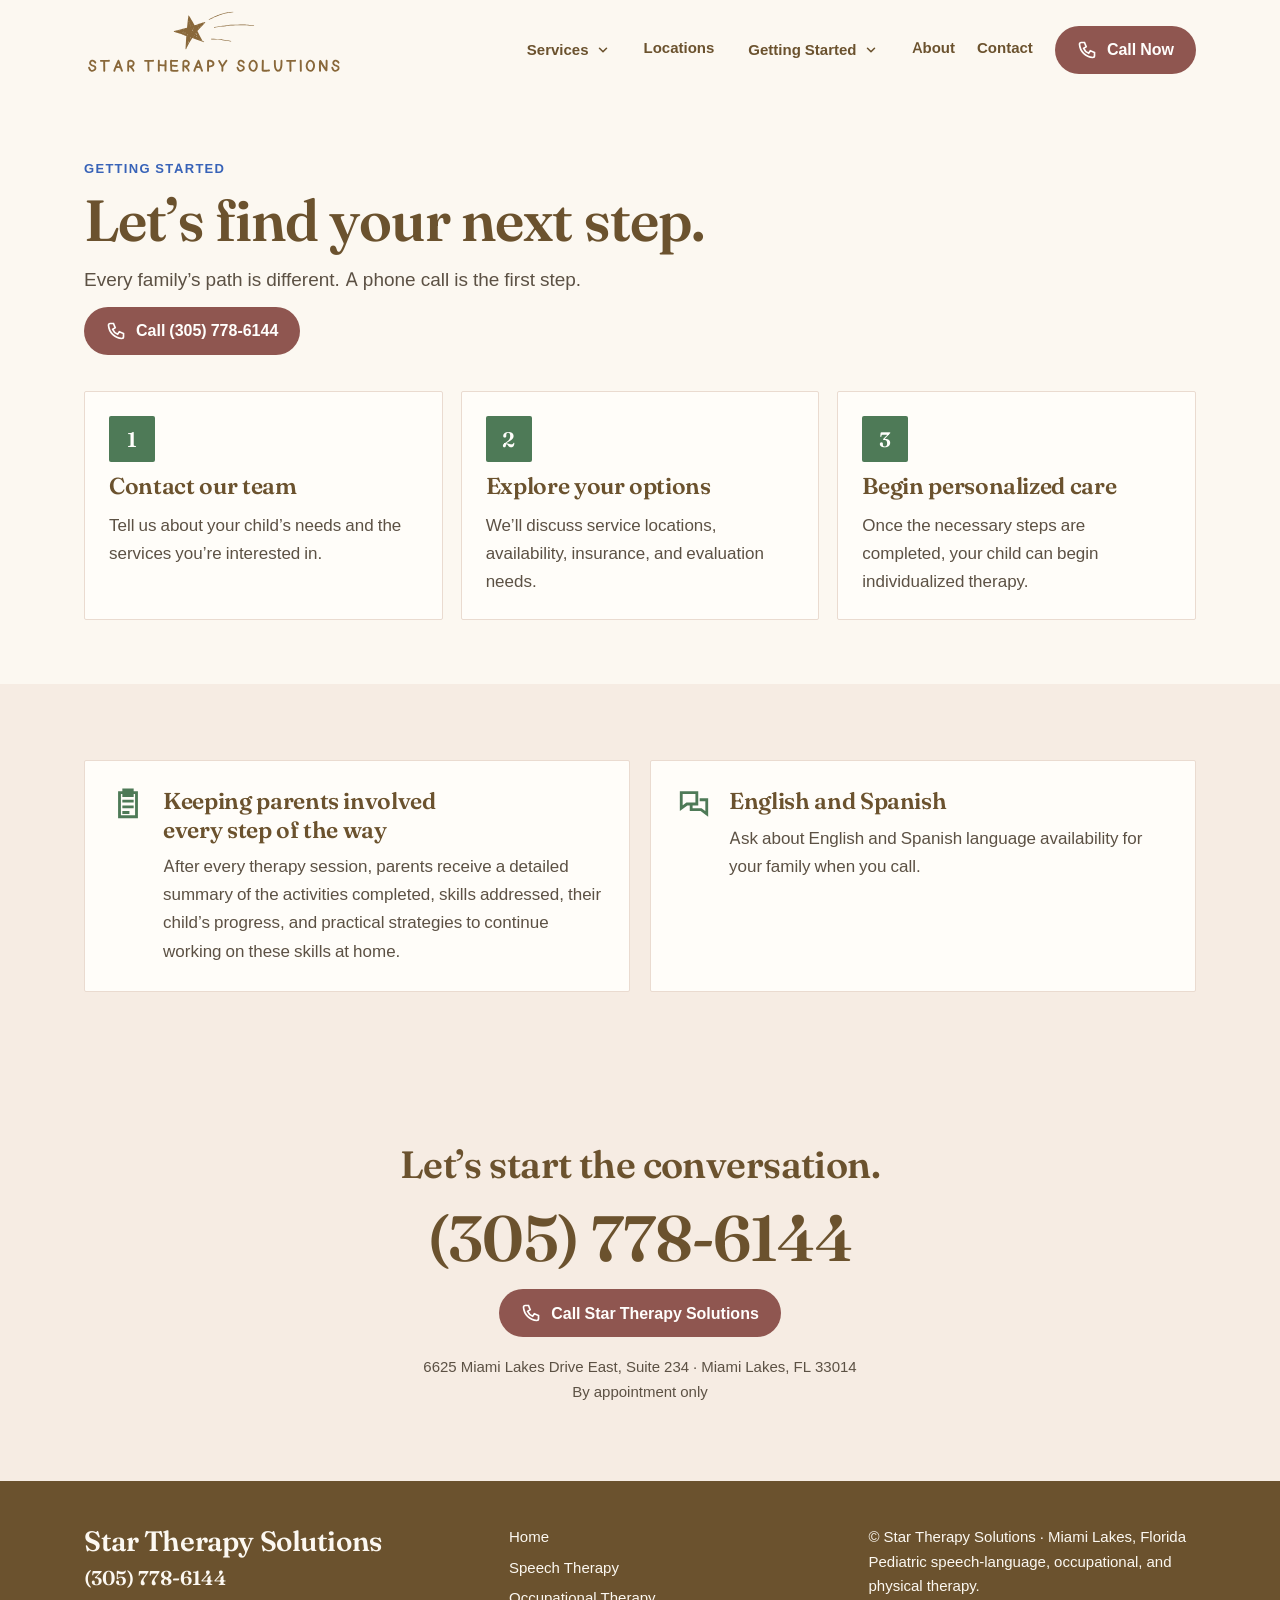
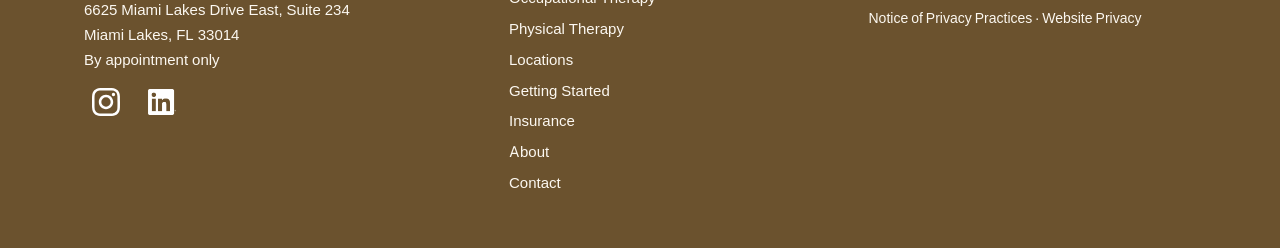
<file: getting-started/index.html>
<!doctype html>
<html lang="en">
<head>
  <meta charset="utf-8">
  <meta name="viewport" content="width=device-width, initial-scale=1">
  <title>Getting Started | Star Therapy Solutions</title>
  <meta name="description" content="How to start pediatric speech, occupational, or physical therapy with Star Therapy Solutions: call our team, explore your options, and begin individualized care.">
  <meta property="og:type" content="website">
  <meta property="og:site_name" content="Star Therapy Solutions">
  <meta property="og:title" content="Getting Started | Star Therapy Solutions">
  <meta property="og:description" content="How to start pediatric speech, occupational, or physical therapy with Star Therapy Solutions: call our team, explore your options, and begin individualized care.">
  <link rel="canonical" href="https://startherapysolutions.org/getting-started/">
  <meta property="og:url" content="https://startherapysolutions.org/getting-started/">
  <meta property="og:image" content="https://startherapysolutions.org/assets/images/star-therapy-share-logo.png">
  <meta property="og:image:type" content="image/png">
  <meta property="og:image:width" content="1100">
  <meta property="og:image:height" content="578">
  <meta property="og:image:alt" content="Star Therapy Solutions logo on a cream background">
  <meta name="twitter:card" content="summary_large_image">
  <meta name="twitter:title" content="Getting Started | Star Therapy Solutions">
  <meta name="twitter:description" content="How to start pediatric speech, occupational, or physical therapy with Star Therapy Solutions: call our team, explore your options, and begin individualized care.">
  <meta name="twitter:image" content="https://startherapysolutions.org/assets/images/star-therapy-share-logo.png">
  <meta name="twitter:image:alt" content="Star Therapy Solutions logo on a cream background">
  <link rel="icon" href="../startherapy.svg" type="image/svg+xml">
  <link rel="preload" href="../assets/fonts/fraunces-600-latin.woff2" as="font" type="font/woff2" crossorigin>
  <link rel="stylesheet" href="../assets/css/site.css">
</head>
<body>
  <a class="skip-link" href="#main">Skip to main content</a>
  <header class="site-header">
    <div class="wrap bar">
      <a class="logo" href="../" aria-label="Star Therapy Solutions home"><img src="../startherapy.svg" alt="Star Therapy Solutions" width="1366" height="768"></a>
      <nav class="desktop-nav" aria-label="Main">
        <details class="nav-group"><summary>Services<svg class="nav-chevron" viewBox="0 0 16 16" aria-hidden="true" focusable="false"><path d="m4 6 4 4 4-4"/></svg></summary><div class="nav-dropdown mega-menu"><div class="mega-column"><p class="mega-heading">Therapy for your child</p><a class="mega-link" href="../speech-therapy/"><span class="mega-icon" style="background:var(--blush)"><svg class="icon" aria-hidden="true"><use href="../assets/icons/icons.svg#speech"></use></svg></span><span><span class="mega-name">Speech Therapy</span><span class="mega-description">Communication and language skills</span></span></a><a class="mega-link" href="../occupational-therapy/"><span class="mega-icon" style="background:var(--peri)"><svg class="icon" aria-hidden="true"><use href="../assets/icons/icons.svg#ot"></use></svg></span><span><span class="mega-name">Occupational Therapy</span><span class="mega-description">Skills for everyday activities</span></span></a><a class="mega-link" href="../physical-therapy/"><span class="mega-icon" style="background:var(--clay)"><svg class="icon" aria-hidden="true"><use href="../assets/icons/icons.svg#pt"></use></svg></span><span><span class="mega-name">Physical Therapy</span><span class="mega-description">Movement, balance, and mobility</span></span></a></div><div class="mega-column"><p class="mega-heading">Explore care with us</p><a class="mega-link" href="../locations/"><span class="mega-icon" style="background:var(--mint)"><svg class="icon" aria-hidden="true"><use href="../assets/icons/icons.svg#map"></use></svg></span><span><span class="mega-name">Where We Work</span><span class="mega-description">Schools, daycares, and our office</span></span></a><a class="mega-link" href="../about/"><span class="mega-icon" style="background:var(--latte)"><svg class="icon" aria-hidden="true"><use href="../assets/icons/icons.svg#team"></use></svg></span><span><span class="mega-name">Meet Our Team</span><span class="mega-description">The people behind Star Therapy</span></span></a><a class="mega-link" href="../getting-started/" aria-current="page"><span class="mega-icon" style="background:var(--sage)"><svg class="icon" aria-hidden="true"><use href="../assets/icons/icons.svg#progress"></use></svg></span><span><span class="mega-name">Getting Started</span><span class="mega-description">Find your family’s next step</span></span></a></div></div></details><a href="../locations/">Locations</a><details class="nav-group"><summary>Getting Started<svg class="nav-chevron" viewBox="0 0 16 16" aria-hidden="true" focusable="false"><path d="m4 6 4 4 4-4"/></svg></summary><div class="nav-dropdown mega-menu"><div class="mega-column"><p class="mega-heading">Take the first step</p><a class="mega-link" href="../getting-started/" aria-current="page"><span class="mega-icon" style="background:var(--sage)"><svg class="icon" aria-hidden="true"><use href="../assets/icons/icons.svg#progress"></use></svg></span><span><span class="mega-name">Getting Started</span><span class="mega-description">Learn what comes next</span></span></a><a class="mega-link" href="../contact/"><span class="mega-icon" style="background:var(--blush)"><svg class="icon" aria-hidden="true"><use href="../assets/icons/icons.svg#phone"></use></svg></span><span><span class="mega-name">Contact Our Team</span><span class="mega-description">Call to discuss your child’s needs</span></span></a></div><div class="mega-column"><p class="mega-heading">Plan your care</p><a class="mega-link" href="../insurance-funding/"><span class="mega-icon" style="background:var(--lavender)"><svg class="icon" aria-hidden="true"><use href="../assets/icons/icons.svg#shield"></use></svg></span><span><span class="mega-name">Insurance and Funding</span><span class="mega-description">Explore payment and funding options</span></span></a><a class="mega-link" href="../locations/"><span class="mega-icon" style="background:var(--mint)"><svg class="icon" aria-hidden="true"><use href="../assets/icons/icons.svg#map"></use></svg></span><span><span class="mega-name">Service Locations</span><span class="mega-description">Find out where we provide therapy</span></span></a></div></div></details><a href="../about/">About</a><a href="../contact/">Contact</a>
        <a class="btn" href="tel:+13057786144"><svg class="icon" aria-hidden="true"><use href="../assets/icons/icons.svg#phone"></use></svg><span>Call Now</span></a>
      </nav>
      <details class="mobile-nav">
        <summary><svg class="icon" aria-hidden="true"><use href="../assets/icons/icons.svg#menu"></use></svg><span>Menu</span></summary>
        <nav aria-label="Mobile navigation">
        <a href="../speech-therapy/" style="--cur:var(--blush)">Speech Therapy</a>
        <a href="../occupational-therapy/" style="--cur:var(--peri)">Occupational Therapy</a>
        <a href="../physical-therapy/" style="--cur:var(--clay)">Physical Therapy</a>
        <a href="../locations/" style="--cur:var(--mint)">Locations</a>
        <a href="../getting-started/" style="--cur:var(--sage)" aria-current="page">Getting Started</a>
        <a href="../insurance-funding/" style="--cur:var(--lavender)">Insurance</a>
        <a href="../about/" style="--cur:var(--latte)">About</a>
        <a href="../contact/" style="--cur:var(--rose)">Contact</a>
        <a class="btn" href="tel:+13057786144"><svg class="icon" aria-hidden="true"><use href="../assets/icons/icons.svg#phone"></use></svg><span>Call Now</span></a>
        </nav>
      </details>
    </div>
  </header>

  <main id="main">
    <section class="page-hero" aria-labelledby="start-title">
      <div class="wrap stack-l">
        <div class="section-head"><p class="eyebrow">Getting started</p><h1 id="start-title">Let’s find your next step.</h1><p class="lede">Every family’s path is different. A phone call is the first step.</p><div class="actions"><a class="btn" href="tel:+13057786144"><svg class="icon" aria-hidden="true"><use href="../assets/icons/icons.svg#phone"></use></svg><span>Call (305) 778-6144</span></a></div></div>
        <h2 class="sr-only">Three steps to get started</h2>
        <ol class="grid3">
          <li class="card step"><span class="num" aria-hidden="true">1</span><h3>Contact our team</h3><p>Tell us about your child’s needs and the services you’re interested in.</p></li>
          <li class="card step"><span class="num" aria-hidden="true">2</span><h3>Explore your options</h3><p>We’ll discuss service locations, availability, insurance, and evaluation needs.</p></li>
          <li class="card step"><span class="num" aria-hidden="true">3</span><h3>Begin personalized care</h3><p>Once the necessary steps are completed, your child can begin individualized therapy.</p></li>
        </ol>
      </div>
    </section>

    <section class="alt" aria-labelledby="family-title">
      <div class="wrap stack-l">
        <h2 id="family-title" class="sr-only">For families</h2>
        <div class="grid2">
          <article class="panel"><svg class="icon" aria-hidden="true"><use href="../assets/icons/icons.svg#summary"></use></svg><div class="stack-s"><h3>Keeping parents involved every step of the way</h3><p>After every therapy session, parents receive a detailed summary of the activities completed, skills addressed, their child’s progress, and practical strategies to continue working on these skills at home.</p></div></article>
          <article class="panel"><svg class="icon" aria-hidden="true"><use href="../assets/icons/icons.svg#languages"></use></svg><div class="stack-s"><h3>English and Spanish</h3><p>Ask about English and Spanish language availability for your family when you call.</p></div></article>
        </div>
      </div>
    </section>

    <section class="cta" aria-labelledby="cta-heading">
      <div class="wrap stack center">
        <h2 id="cta-heading">Let’s start the conversation.</h2>
        <p class="phone-big"><a href="tel:+13057786144">(305) 778-6144</a></p>
        <a class="btn" href="tel:+13057786144"><svg class="icon" aria-hidden="true"><use href="../assets/icons/icons.svg#phone"></use></svg><span>Call Star Therapy Solutions</span></a>
        <p class="small">6625 Miami Lakes Drive East, Suite 234 · Miami Lakes, FL 33014<br>By appointment only</p>
      </div>
    </section>
  </main>

  <footer class="site-footer">
    <div class="wrap footer-grid">
      <div class="stack-s">
        <p class="footer-name">Star Therapy Solutions</p>
        <p class="footer-phone"><a href="tel:+13057786144">(305) 778-6144</a></p>
        <address>6625 Miami Lakes Drive East, Suite 234<br>Miami Lakes, FL 33014<br>By appointment only</address>
        <nav class="footer-social" aria-label="Social media"><a href="https://www.instagram.com/startherapysolutions/" aria-label="Star Therapy Solutions on Instagram (opens in a new tab)" target="_blank" rel="noopener noreferrer"><img class="social-icon" src="../assets/images/instagram-glyph-black.svg" alt="" width="32" height="32" loading="lazy"></a><a href="https://www.linkedin.com/company/star-therapy-solutions/" aria-label="Star Therapy Solutions on LinkedIn (opens in a new tab)" target="_blank" rel="noopener noreferrer"><img class="social-icon" src="../assets/images/linkedin-in-black.png" alt="" width="32" height="32" loading="lazy"></a></nav>
      </div>
      <nav class="footer-links" aria-label="Footer"><a href="../">Home</a><a href="../speech-therapy/">Speech Therapy</a><a href="../occupational-therapy/">Occupational Therapy</a><a href="../physical-therapy/">Physical Therapy</a><a href="../locations/">Locations</a><a href="../getting-started/">Getting Started</a><a href="../insurance-funding/">Insurance</a><a href="../about/">About</a><a href="../contact/">Contact</a></nav>
      <div class="stack-s">
        <p>© Star Therapy Solutions · Miami Lakes, Florida<br>Pediatric speech-language, occupational, and physical therapy.</p>
        <p class="footer-legal"><a href="../privacy/#notice">Notice of Privacy Practices</a> · <a href="../privacy/#website">Website Privacy</a></p>
      </div>
    </div>
  </footer>
  <div class="mobile-actions" aria-label="Quick contact"><a class="btn" href="tel:+13057786144"><svg class="icon" aria-hidden="true"><use href="../assets/icons/icons.svg#phone"></use></svg><span>Call Now</span></a><a class="btn ghost" href="../contact/">Contact details</a></div>
  <script src="../assets/js/navigation.js"></script>
</body>
</html>
</file>
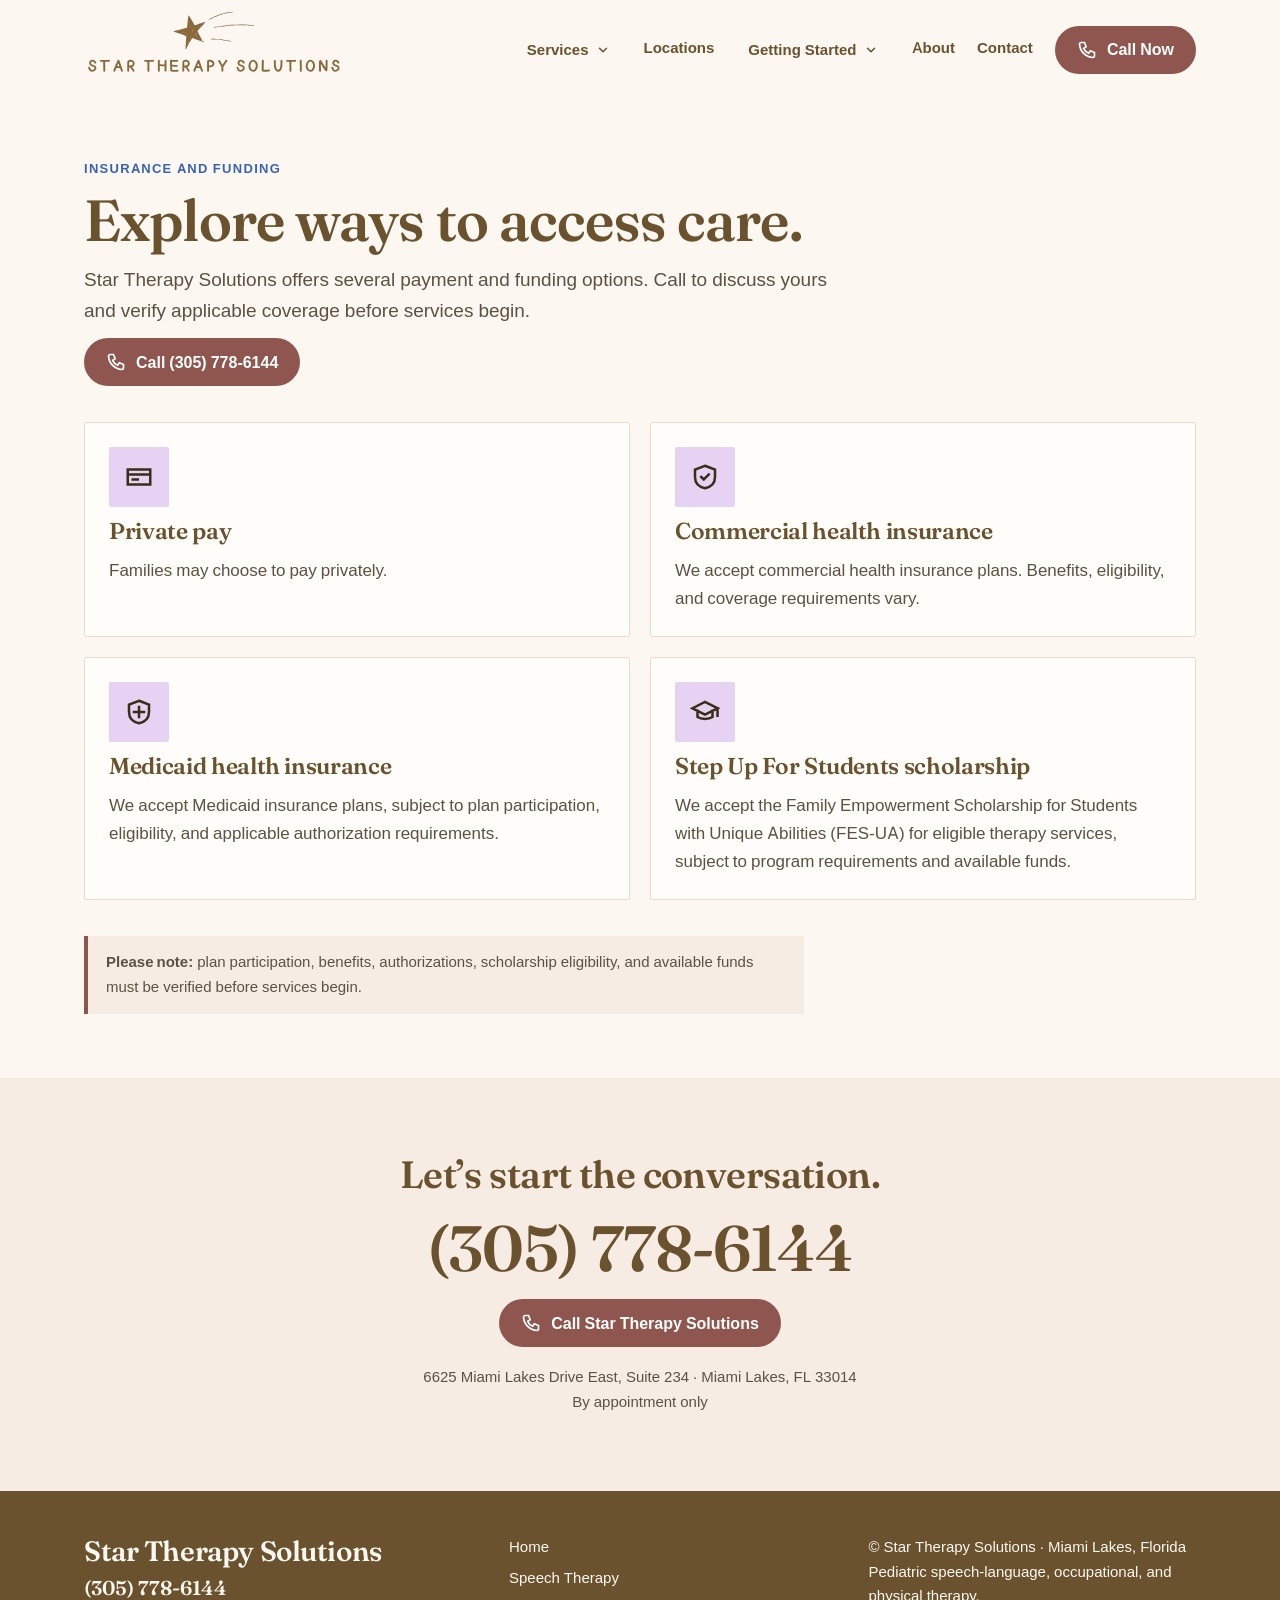
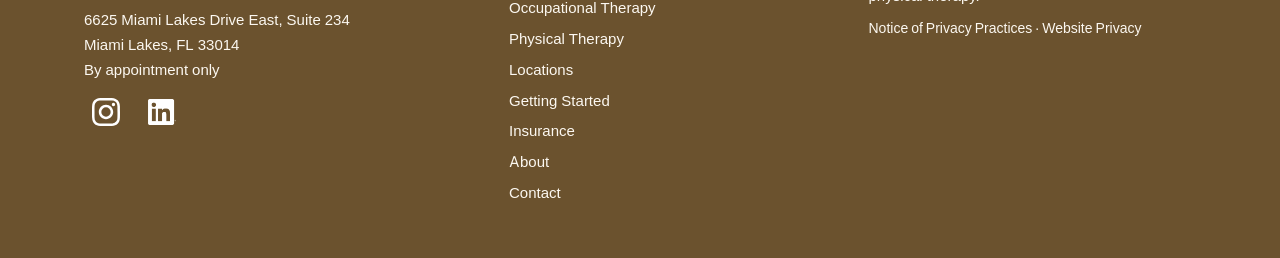
<file: insurance-funding/index.html>
<!doctype html>
<html lang="en">
<head>
  <meta charset="utf-8">
  <meta name="viewport" content="width=device-width, initial-scale=1">
  <title>Insurance and Funding | Star Therapy Solutions</title>
  <meta name="description" content="Ways to access pediatric therapy at Star Therapy Solutions: private pay, commercial insurance, Medicaid, and the Step Up For Students FES-UA scholarship.">
  <meta property="og:type" content="website">
  <meta property="og:site_name" content="Star Therapy Solutions">
  <meta property="og:title" content="Insurance and Funding | Star Therapy Solutions">
  <meta property="og:description" content="Ways to access pediatric therapy at Star Therapy Solutions: private pay, commercial insurance, Medicaid, and the Step Up For Students FES-UA scholarship.">
  <link rel="canonical" href="https://startherapysolutions.org/insurance-funding/">
  <meta property="og:url" content="https://startherapysolutions.org/insurance-funding/">
  <meta property="og:image" content="https://startherapysolutions.org/assets/images/star-therapy-share-logo.png">
  <meta property="og:image:type" content="image/png">
  <meta property="og:image:width" content="1100">
  <meta property="og:image:height" content="578">
  <meta property="og:image:alt" content="Star Therapy Solutions logo on a cream background">
  <meta name="twitter:card" content="summary_large_image">
  <meta name="twitter:title" content="Insurance and Funding | Star Therapy Solutions">
  <meta name="twitter:description" content="Ways to access pediatric therapy at Star Therapy Solutions: private pay, commercial insurance, Medicaid, and the Step Up For Students FES-UA scholarship.">
  <meta name="twitter:image" content="https://startherapysolutions.org/assets/images/star-therapy-share-logo.png">
  <meta name="twitter:image:alt" content="Star Therapy Solutions logo on a cream background">
  <link rel="icon" href="../startherapy.svg" type="image/svg+xml">
  <link rel="preload" href="../assets/fonts/fraunces-600-latin.woff2" as="font" type="font/woff2" crossorigin>
  <link rel="stylesheet" href="../assets/css/site.css">
</head>
<body>
  <a class="skip-link" href="#main">Skip to main content</a>
  <header class="site-header">
    <div class="wrap bar">
      <a class="logo" href="../" aria-label="Star Therapy Solutions home"><img src="../startherapy.svg" alt="Star Therapy Solutions" width="1366" height="768"></a>
      <nav class="desktop-nav" aria-label="Main">
        <details class="nav-group"><summary>Services<svg class="nav-chevron" viewBox="0 0 16 16" aria-hidden="true" focusable="false"><path d="m4 6 4 4 4-4"/></svg></summary><div class="nav-dropdown mega-menu"><div class="mega-column"><p class="mega-heading">Therapy for your child</p><a class="mega-link" href="../speech-therapy/"><span class="mega-icon" style="background:var(--blush)"><svg class="icon" aria-hidden="true"><use href="../assets/icons/icons.svg#speech"></use></svg></span><span><span class="mega-name">Speech Therapy</span><span class="mega-description">Communication and language skills</span></span></a><a class="mega-link" href="../occupational-therapy/"><span class="mega-icon" style="background:var(--peri)"><svg class="icon" aria-hidden="true"><use href="../assets/icons/icons.svg#ot"></use></svg></span><span><span class="mega-name">Occupational Therapy</span><span class="mega-description">Skills for everyday activities</span></span></a><a class="mega-link" href="../physical-therapy/"><span class="mega-icon" style="background:var(--clay)"><svg class="icon" aria-hidden="true"><use href="../assets/icons/icons.svg#pt"></use></svg></span><span><span class="mega-name">Physical Therapy</span><span class="mega-description">Movement, balance, and mobility</span></span></a></div><div class="mega-column"><p class="mega-heading">Explore care with us</p><a class="mega-link" href="../locations/"><span class="mega-icon" style="background:var(--mint)"><svg class="icon" aria-hidden="true"><use href="../assets/icons/icons.svg#map"></use></svg></span><span><span class="mega-name">Where We Work</span><span class="mega-description">Schools, daycares, and our office</span></span></a><a class="mega-link" href="../about/"><span class="mega-icon" style="background:var(--latte)"><svg class="icon" aria-hidden="true"><use href="../assets/icons/icons.svg#team"></use></svg></span><span><span class="mega-name">Meet Our Team</span><span class="mega-description">The people behind Star Therapy</span></span></a><a class="mega-link" href="../getting-started/"><span class="mega-icon" style="background:var(--sage)"><svg class="icon" aria-hidden="true"><use href="../assets/icons/icons.svg#progress"></use></svg></span><span><span class="mega-name">Getting Started</span><span class="mega-description">Find your family’s next step</span></span></a></div></div></details><a href="../locations/">Locations</a><details class="nav-group"><summary>Getting Started<svg class="nav-chevron" viewBox="0 0 16 16" aria-hidden="true" focusable="false"><path d="m4 6 4 4 4-4"/></svg></summary><div class="nav-dropdown mega-menu"><div class="mega-column"><p class="mega-heading">Take the first step</p><a class="mega-link" href="../getting-started/"><span class="mega-icon" style="background:var(--sage)"><svg class="icon" aria-hidden="true"><use href="../assets/icons/icons.svg#progress"></use></svg></span><span><span class="mega-name">Getting Started</span><span class="mega-description">Learn what comes next</span></span></a><a class="mega-link" href="../contact/"><span class="mega-icon" style="background:var(--blush)"><svg class="icon" aria-hidden="true"><use href="../assets/icons/icons.svg#phone"></use></svg></span><span><span class="mega-name">Contact Our Team</span><span class="mega-description">Call to discuss your child’s needs</span></span></a></div><div class="mega-column"><p class="mega-heading">Plan your care</p><a class="mega-link" href="../insurance-funding/" aria-current="page"><span class="mega-icon" style="background:var(--lavender)"><svg class="icon" aria-hidden="true"><use href="../assets/icons/icons.svg#shield"></use></svg></span><span><span class="mega-name">Insurance and Funding</span><span class="mega-description">Explore payment and funding options</span></span></a><a class="mega-link" href="../locations/"><span class="mega-icon" style="background:var(--mint)"><svg class="icon" aria-hidden="true"><use href="../assets/icons/icons.svg#map"></use></svg></span><span><span class="mega-name">Service Locations</span><span class="mega-description">Find out where we provide therapy</span></span></a></div></div></details><a href="../about/">About</a><a href="../contact/">Contact</a>
        <a class="btn" href="tel:+13057786144"><svg class="icon" aria-hidden="true"><use href="../assets/icons/icons.svg#phone"></use></svg><span>Call Now</span></a>
      </nav>
      <details class="mobile-nav">
        <summary><svg class="icon" aria-hidden="true"><use href="../assets/icons/icons.svg#menu"></use></svg><span>Menu</span></summary>
        <nav aria-label="Mobile navigation">
        <a href="../speech-therapy/" style="--cur:var(--blush)">Speech Therapy</a>
        <a href="../occupational-therapy/" style="--cur:var(--peri)">Occupational Therapy</a>
        <a href="../physical-therapy/" style="--cur:var(--clay)">Physical Therapy</a>
        <a href="../locations/" style="--cur:var(--mint)">Locations</a>
        <a href="../getting-started/" style="--cur:var(--sage)">Getting Started</a>
        <a href="../insurance-funding/" style="--cur:var(--lavender)" aria-current="page">Insurance</a>
        <a href="../about/" style="--cur:var(--latte)">About</a>
        <a href="../contact/" style="--cur:var(--rose)">Contact</a>
        <a class="btn" href="tel:+13057786144"><svg class="icon" aria-hidden="true"><use href="../assets/icons/icons.svg#phone"></use></svg><span>Call Now</span></a>
        </nav>
      </details>
    </div>
  </header>

  <main id="main">
    <section class="page-hero" aria-labelledby="fund-title">
      <div class="wrap stack-l">
        <div class="section-head"><p class="eyebrow">Insurance and funding</p><h1 id="fund-title">Explore ways to access care.</h1><p class="lede">Star Therapy Solutions offers several payment and funding options. Call to discuss yours and verify applicable coverage before services begin.</p><div class="actions"><a class="btn" href="tel:+13057786144"><svg class="icon" aria-hidden="true"><use href="../assets/icons/icons.svg#phone"></use></svg><span>Call (305) 778-6144</span></a></div></div>
        <div class="grid2">
          <article class="card"><span class="plate fund"><svg class="icon" aria-hidden="true"><use href="../assets/icons/icons.svg#card"></use></svg></span><h2 class="h3">Private pay</h2><p>Families may choose to pay privately.</p></article>
          <article class="card"><span class="plate fund"><svg class="icon" aria-hidden="true"><use href="../assets/icons/icons.svg#shield"></use></svg></span><h2 class="h3">Commercial health insurance</h2><p>We accept commercial health insurance plans. Benefits, eligibility, and coverage requirements vary.</p></article>
          <article class="card"><span class="plate fund"><svg class="icon" aria-hidden="true"><use href="../assets/icons/icons.svg#medicaid"></use></svg></span><h2 class="h3">Medicaid health insurance</h2><p>We accept Medicaid insurance plans, subject to plan participation, eligibility, and applicable authorization requirements.</p></article>
          <article class="card"><span class="plate fund"><svg class="icon" aria-hidden="true"><use href="../assets/icons/icons.svg#cap"></use></svg></span><h2 class="h3">Step Up For Students scholarship</h2><p>We accept the Family Empowerment Scholarship for Students with Unique Abilities (FES-UA) for eligible therapy services, subject to program requirements and available funds.</p></article>
        </div>
        <p class="notice"><strong>Please note:</strong> plan participation, benefits, authorizations, scholarship eligibility, and available funds must be verified before services begin.</p>
      </div>
    </section>

    <section class="cta" aria-labelledby="cta-heading">
      <div class="wrap stack center">
        <h2 id="cta-heading">Let’s start the conversation.</h2>
        <p class="phone-big"><a href="tel:+13057786144">(305) 778-6144</a></p>
        <a class="btn" href="tel:+13057786144"><svg class="icon" aria-hidden="true"><use href="../assets/icons/icons.svg#phone"></use></svg><span>Call Star Therapy Solutions</span></a>
        <p class="small">6625 Miami Lakes Drive East, Suite 234 · Miami Lakes, FL 33014<br>By appointment only</p>
      </div>
    </section>
  </main>

  <footer class="site-footer">
    <div class="wrap footer-grid">
      <div class="stack-s">
        <p class="footer-name">Star Therapy Solutions</p>
        <p class="footer-phone"><a href="tel:+13057786144">(305) 778-6144</a></p>
        <address>6625 Miami Lakes Drive East, Suite 234<br>Miami Lakes, FL 33014<br>By appointment only</address>
        <nav class="footer-social" aria-label="Social media"><a href="https://www.instagram.com/startherapysolutions/" aria-label="Star Therapy Solutions on Instagram (opens in a new tab)" target="_blank" rel="noopener noreferrer"><img class="social-icon" src="../assets/images/instagram-glyph-black.svg" alt="" width="32" height="32" loading="lazy"></a><a href="https://www.linkedin.com/company/star-therapy-solutions/" aria-label="Star Therapy Solutions on LinkedIn (opens in a new tab)" target="_blank" rel="noopener noreferrer"><img class="social-icon" src="../assets/images/linkedin-in-black.png" alt="" width="32" height="32" loading="lazy"></a></nav>
      </div>
      <nav class="footer-links" aria-label="Footer"><a href="../">Home</a><a href="../speech-therapy/">Speech Therapy</a><a href="../occupational-therapy/">Occupational Therapy</a><a href="../physical-therapy/">Physical Therapy</a><a href="../locations/">Locations</a><a href="../getting-started/">Getting Started</a><a href="../insurance-funding/">Insurance</a><a href="../about/">About</a><a href="../contact/">Contact</a></nav>
      <div class="stack-s">
        <p>© Star Therapy Solutions · Miami Lakes, Florida<br>Pediatric speech-language, occupational, and physical therapy.</p>
        <p class="footer-legal"><a href="../privacy/#notice">Notice of Privacy Practices</a> · <a href="../privacy/#website">Website Privacy</a></p>
      </div>
    </div>
  </footer>
  <div class="mobile-actions" aria-label="Quick contact"><a class="btn" href="tel:+13057786144"><svg class="icon" aria-hidden="true"><use href="../assets/icons/icons.svg#phone"></use></svg><span>Call Now</span></a><a class="btn ghost" href="../contact/">Contact details</a></div>
  <script src="../assets/js/navigation.js"></script>
</body>
</html>
</file>
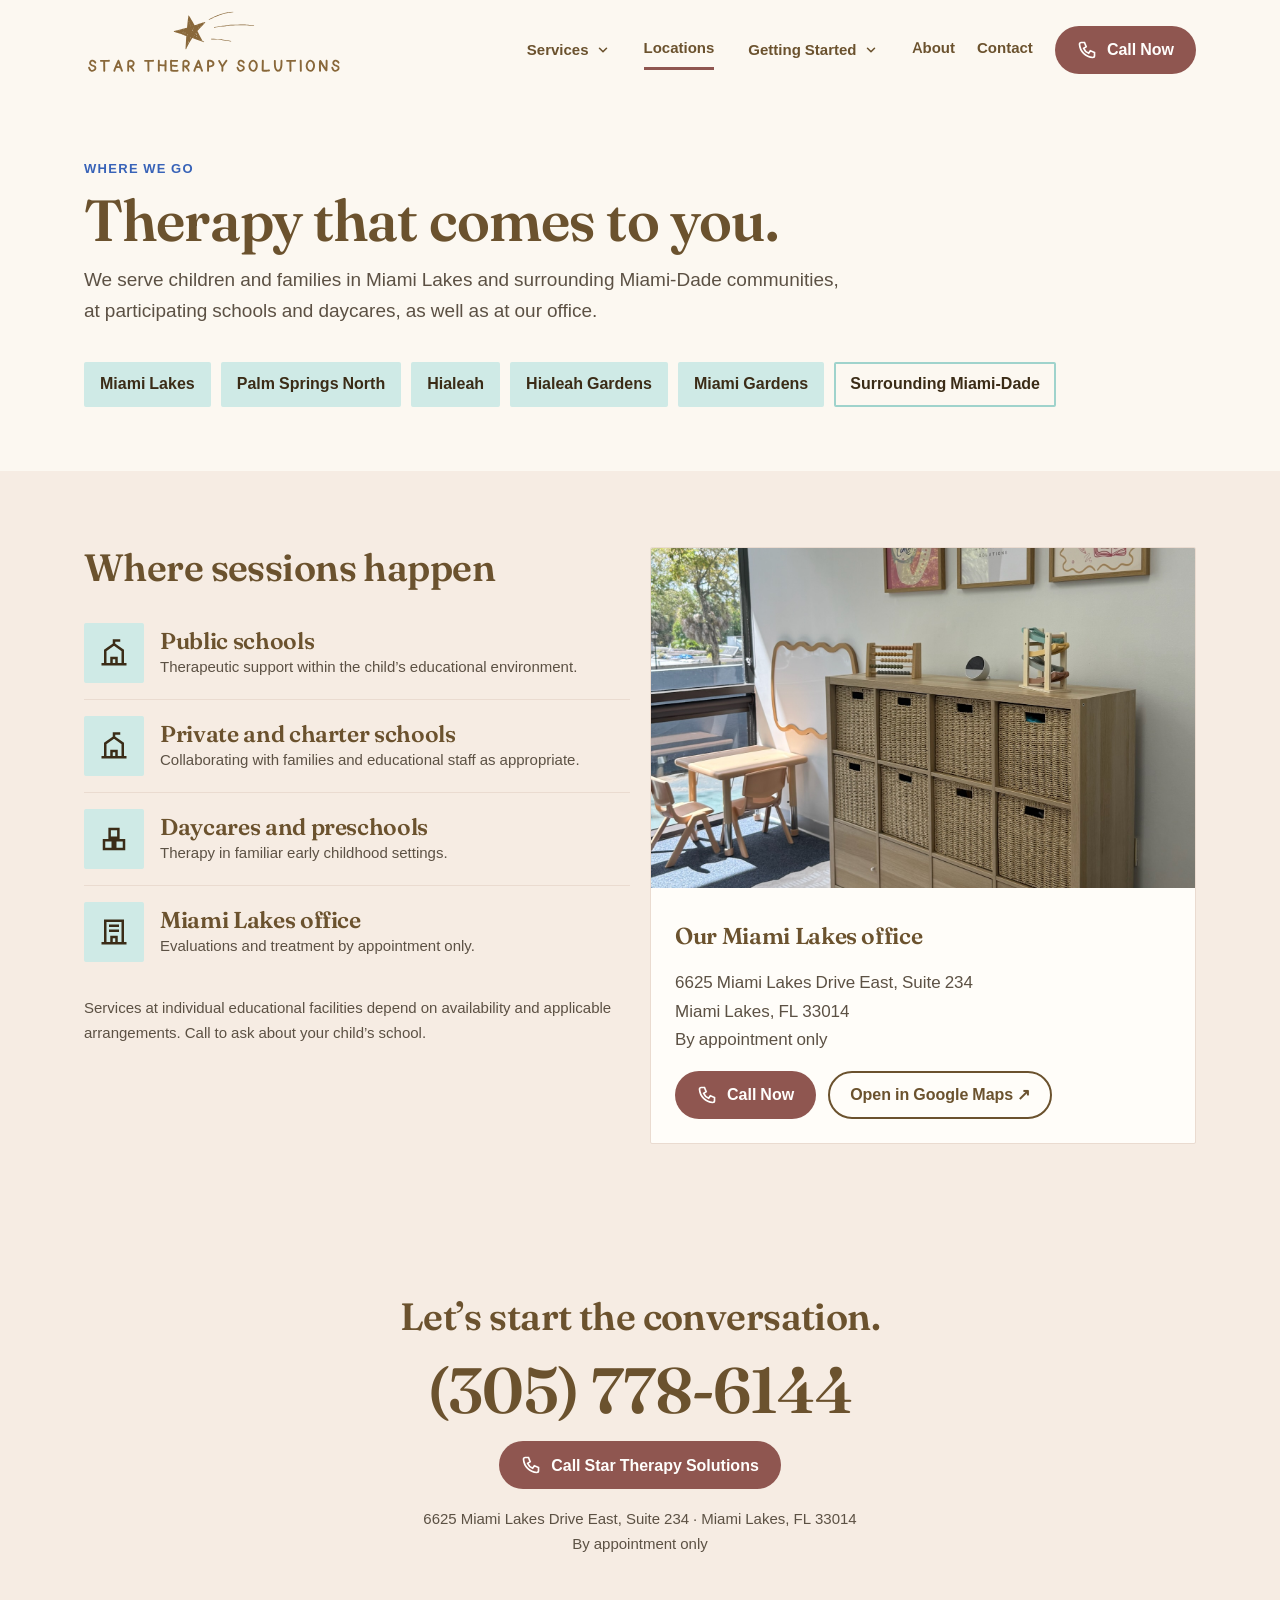
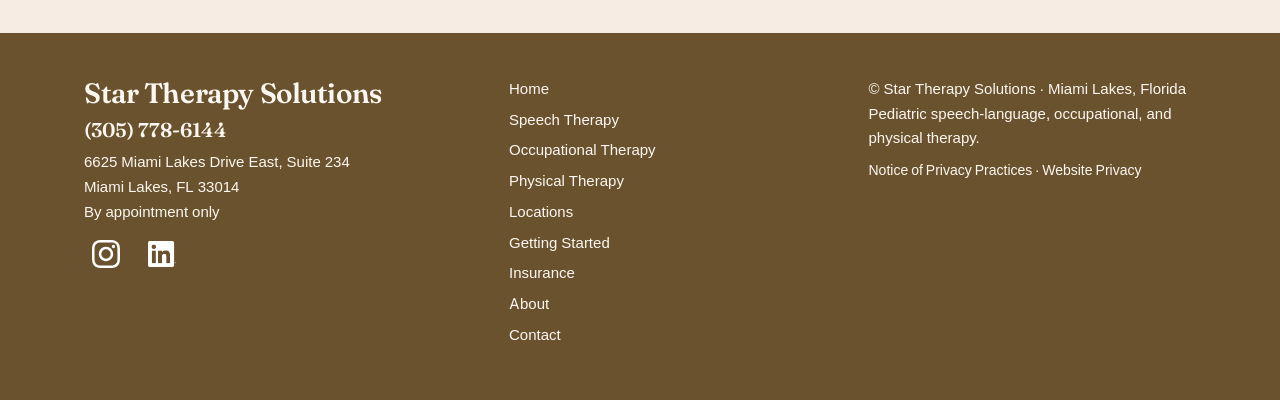
<file: locations/index.html>
<!doctype html>
<html lang="en">
<head>
  <meta charset="utf-8">
  <meta name="viewport" content="width=device-width, initial-scale=1">
  <title>Where We Provide Therapy | Star Therapy Solutions</title>
  <meta name="description" content="Speech, occupational and physical therapy at participating schools, preschools, and daycares in Miami Lakes, Palm Springs North, Hialeah, Hialeah Gardens, and Miami Gardens, and at our Miami Lakes office.">
  <meta property="og:type" content="website">
  <meta property="og:site_name" content="Star Therapy Solutions">
  <meta property="og:title" content="Where We Provide Therapy | Star Therapy Solutions">
  <meta property="og:description" content="Speech, occupational and physical therapy at participating schools, preschools, and daycares in Miami Lakes, Palm Springs North, Hialeah, Hialeah Gardens, and Miami Gardens, and at our Miami Lakes office.">
  <link rel="canonical" href="https://startherapysolutions.org/locations/">
  <meta property="og:url" content="https://startherapysolutions.org/locations/">
  <meta property="og:image" content="https://startherapysolutions.org/assets/images/star-therapy-share-logo.png">
  <meta property="og:image:type" content="image/png">
  <meta property="og:image:width" content="1100">
  <meta property="og:image:height" content="578">
  <meta property="og:image:alt" content="Star Therapy Solutions logo on a cream background">
  <meta name="twitter:card" content="summary_large_image">
  <meta name="twitter:title" content="Where We Provide Therapy | Star Therapy Solutions">
  <meta name="twitter:description" content="Speech, occupational and physical therapy at participating schools, preschools, and daycares in Miami Lakes, Palm Springs North, Hialeah, Hialeah Gardens, and Miami Gardens, and at our Miami Lakes office.">
  <meta name="twitter:image" content="https://startherapysolutions.org/assets/images/star-therapy-share-logo.png">
  <meta name="twitter:image:alt" content="Star Therapy Solutions logo on a cream background">
  <link rel="icon" href="../startherapy.svg" type="image/svg+xml">
  <link rel="preload" href="../assets/fonts/fraunces-600-latin.woff2" as="font" type="font/woff2" crossorigin>
  <link rel="stylesheet" href="../assets/css/site.css">
</head>
<body>
  <a class="skip-link" href="#main">Skip to main content</a>
  <header class="site-header">
    <div class="wrap bar">
      <a class="logo" href="../" aria-label="Star Therapy Solutions home"><img src="../startherapy.svg" alt="Star Therapy Solutions" width="1366" height="768"></a>
      <nav class="desktop-nav" aria-label="Main">
        <details class="nav-group"><summary>Services<svg class="nav-chevron" viewBox="0 0 16 16" aria-hidden="true" focusable="false"><path d="m4 6 4 4 4-4"/></svg></summary><div class="nav-dropdown mega-menu"><div class="mega-column"><p class="mega-heading">Therapy for your child</p><a class="mega-link" href="../speech-therapy/"><span class="mega-icon" style="background:var(--blush)"><svg class="icon" aria-hidden="true"><use href="../assets/icons/icons.svg#speech"></use></svg></span><span><span class="mega-name">Speech Therapy</span><span class="mega-description">Communication and language skills</span></span></a><a class="mega-link" href="../occupational-therapy/"><span class="mega-icon" style="background:var(--peri)"><svg class="icon" aria-hidden="true"><use href="../assets/icons/icons.svg#ot"></use></svg></span><span><span class="mega-name">Occupational Therapy</span><span class="mega-description">Skills for everyday activities</span></span></a><a class="mega-link" href="../physical-therapy/"><span class="mega-icon" style="background:var(--clay)"><svg class="icon" aria-hidden="true"><use href="../assets/icons/icons.svg#pt"></use></svg></span><span><span class="mega-name">Physical Therapy</span><span class="mega-description">Movement, balance, and mobility</span></span></a></div><div class="mega-column"><p class="mega-heading">Explore care with us</p><a class="mega-link" href="../locations/" aria-current="page"><span class="mega-icon" style="background:var(--mint)"><svg class="icon" aria-hidden="true"><use href="../assets/icons/icons.svg#map"></use></svg></span><span><span class="mega-name">Where We Work</span><span class="mega-description">Schools, daycares, and our office</span></span></a><a class="mega-link" href="../about/"><span class="mega-icon" style="background:var(--latte)"><svg class="icon" aria-hidden="true"><use href="../assets/icons/icons.svg#team"></use></svg></span><span><span class="mega-name">Meet Our Team</span><span class="mega-description">The people behind Star Therapy</span></span></a><a class="mega-link" href="../getting-started/"><span class="mega-icon" style="background:var(--sage)"><svg class="icon" aria-hidden="true"><use href="../assets/icons/icons.svg#progress"></use></svg></span><span><span class="mega-name">Getting Started</span><span class="mega-description">Find your family’s next step</span></span></a></div></div></details><a href="../locations/" aria-current="page">Locations</a><details class="nav-group"><summary>Getting Started<svg class="nav-chevron" viewBox="0 0 16 16" aria-hidden="true" focusable="false"><path d="m4 6 4 4 4-4"/></svg></summary><div class="nav-dropdown mega-menu"><div class="mega-column"><p class="mega-heading">Take the first step</p><a class="mega-link" href="../getting-started/"><span class="mega-icon" style="background:var(--sage)"><svg class="icon" aria-hidden="true"><use href="../assets/icons/icons.svg#progress"></use></svg></span><span><span class="mega-name">Getting Started</span><span class="mega-description">Learn what comes next</span></span></a><a class="mega-link" href="../contact/"><span class="mega-icon" style="background:var(--blush)"><svg class="icon" aria-hidden="true"><use href="../assets/icons/icons.svg#phone"></use></svg></span><span><span class="mega-name">Contact Our Team</span><span class="mega-description">Call to discuss your child’s needs</span></span></a></div><div class="mega-column"><p class="mega-heading">Plan your care</p><a class="mega-link" href="../insurance-funding/"><span class="mega-icon" style="background:var(--lavender)"><svg class="icon" aria-hidden="true"><use href="../assets/icons/icons.svg#shield"></use></svg></span><span><span class="mega-name">Insurance and Funding</span><span class="mega-description">Explore payment and funding options</span></span></a><a class="mega-link" href="../locations/" aria-current="page"><span class="mega-icon" style="background:var(--mint)"><svg class="icon" aria-hidden="true"><use href="../assets/icons/icons.svg#map"></use></svg></span><span><span class="mega-name">Service Locations</span><span class="mega-description">Find out where we provide therapy</span></span></a></div></div></details><a href="../about/">About</a><a href="../contact/">Contact</a>
        <a class="btn" href="tel:+13057786144"><svg class="icon" aria-hidden="true"><use href="../assets/icons/icons.svg#phone"></use></svg><span>Call Now</span></a>
      </nav>
      <details class="mobile-nav">
        <summary><svg class="icon" aria-hidden="true"><use href="../assets/icons/icons.svg#menu"></use></svg><span>Menu</span></summary>
        <nav aria-label="Mobile navigation">
        <a href="../speech-therapy/" style="--cur:var(--blush)">Speech Therapy</a>
        <a href="../occupational-therapy/" style="--cur:var(--peri)">Occupational Therapy</a>
        <a href="../physical-therapy/" style="--cur:var(--clay)">Physical Therapy</a>
        <a href="../locations/" style="--cur:var(--mint)" aria-current="page">Locations</a>
        <a href="../getting-started/" style="--cur:var(--sage)">Getting Started</a>
        <a href="../insurance-funding/" style="--cur:var(--lavender)">Insurance</a>
        <a href="../about/" style="--cur:var(--latte)">About</a>
        <a href="../contact/" style="--cur:var(--rose)">Contact</a>
        <a class="btn" href="tel:+13057786144"><svg class="icon" aria-hidden="true"><use href="../assets/icons/icons.svg#phone"></use></svg><span>Call Now</span></a>
        </nav>
      </details>
    </div>
  </header>

  <main id="main">
    <section class="page-hero" aria-labelledby="loc-title">
      <div class="wrap stack-l">
        <div class="section-head"><p class="eyebrow">Where we go</p><h1 id="loc-title">Therapy that comes to you.</h1><p class="lede">We serve children and families in Miami Lakes and surrounding Miami-Dade communities, at participating schools and daycares, as well as at our office.</p></div>
        <div class="chips"><span class="chip">Miami Lakes</span><span class="chip">Palm Springs North</span><span class="chip">Hialeah</span><span class="chip">Hialeah Gardens</span><span class="chip">Miami Gardens</span><span class="chip region">Surrounding Miami-Dade</span></div>
      </div>
    </section>

    <section class="alt" aria-labelledby="settings-title">
      <div class="wrap grid2">
        <div class="stack">
          <h2 id="settings-title">Where sessions happen</h2>
          <ul class="settings">
            <li><span class="plate loc"><svg class="icon" aria-hidden="true"><use href="../assets/icons/icons.svg#school"></use></svg></span><div><h3>Public schools</h3><p>Therapeutic support within the child’s educational environment.</p></div></li>
            <li><span class="plate loc"><svg class="icon" aria-hidden="true"><use href="../assets/icons/icons.svg#school"></use></svg></span><div><h3>Private and charter schools</h3><p>Collaborating with families and educational staff as appropriate.</p></div></li>
            <li><span class="plate loc"><svg class="icon" aria-hidden="true"><use href="../assets/icons/icons.svg#blocks"></use></svg></span><div><h3>Daycares and preschools</h3><p>Therapy in familiar early childhood settings.</p></div></li>
            <li><span class="plate loc"><svg class="icon" aria-hidden="true"><use href="../assets/icons/icons.svg#office"></use></svg></span><div><h3>Miami Lakes office</h3><p>Evaluations and treatment by appointment only.</p></div></li>
          </ul>
          <p class="small">Services at individual educational facilities depend on availability and applicable arrangements. Call to ask about your child’s school.</p>
        </div>
        <div class="card office-card">
          <img src="../starTherapyOffice_.JPG" alt="The Star Therapy Solutions office in Miami Lakes" width="1536" height="2048" loading="lazy">
          <div class="stack">
            <h3>Our Miami Lakes office</h3>
            <address>6625 Miami Lakes Drive East, Suite 234<br>Miami Lakes, FL 33014<br>By appointment only</address>
            <div class="actions"><a class="btn" href="tel:+13057786144"><svg class="icon" aria-hidden="true"><use href="../assets/icons/icons.svg#phone"></use></svg><span>Call Now</span></a><a class="btn ghost" href="https://www.google.com/maps/place/Star+Therapy+Solutions/@25.9089664,-80.3101178,17z/data=!3m1!4b1!4m6!3m5!1s0x8f5029aaeeece963:0x18bcb885d2f2215!8m2!3d25.9089664!4d-80.3075375!16s%2Fg%2F11xh90c61_" target="_blank" rel="noopener noreferrer">Open in Google Maps ↗<span class="sr-only"> (opens in a new tab)</span></a></div>
          </div>
        </div>
      </div>
    </section>

    <section class="cta" aria-labelledby="cta-heading">
      <div class="wrap stack center">
        <h2 id="cta-heading">Let’s start the conversation.</h2>
        <p class="phone-big"><a href="tel:+13057786144">(305) 778-6144</a></p>
        <a class="btn" href="tel:+13057786144"><svg class="icon" aria-hidden="true"><use href="../assets/icons/icons.svg#phone"></use></svg><span>Call Star Therapy Solutions</span></a>
        <p class="small">6625 Miami Lakes Drive East, Suite 234 · Miami Lakes, FL 33014<br>By appointment only</p>
      </div>
    </section>
  </main>

  <footer class="site-footer">
    <div class="wrap footer-grid">
      <div class="stack-s">
        <p class="footer-name">Star Therapy Solutions</p>
        <p class="footer-phone"><a href="tel:+13057786144">(305) 778-6144</a></p>
        <address>6625 Miami Lakes Drive East, Suite 234<br>Miami Lakes, FL 33014<br>By appointment only</address>
        <nav class="footer-social" aria-label="Social media"><a href="https://www.instagram.com/startherapysolutions/" aria-label="Star Therapy Solutions on Instagram (opens in a new tab)" target="_blank" rel="noopener noreferrer"><img class="social-icon" src="../assets/images/instagram-glyph-black.svg" alt="" width="32" height="32" loading="lazy"></a><a href="https://www.linkedin.com/company/star-therapy-solutions/" aria-label="Star Therapy Solutions on LinkedIn (opens in a new tab)" target="_blank" rel="noopener noreferrer"><img class="social-icon" src="../assets/images/linkedin-in-black.png" alt="" width="32" height="32" loading="lazy"></a></nav>
      </div>
      <nav class="footer-links" aria-label="Footer"><a href="../">Home</a><a href="../speech-therapy/">Speech Therapy</a><a href="../occupational-therapy/">Occupational Therapy</a><a href="../physical-therapy/">Physical Therapy</a><a href="../locations/">Locations</a><a href="../getting-started/">Getting Started</a><a href="../insurance-funding/">Insurance</a><a href="../about/">About</a><a href="../contact/">Contact</a></nav>
      <div class="stack-s">
        <p>© Star Therapy Solutions · Miami Lakes, Florida<br>Pediatric speech-language, occupational, and physical therapy.</p>
        <p class="footer-legal"><a href="../privacy/#notice">Notice of Privacy Practices</a> · <a href="../privacy/#website">Website Privacy</a></p>
      </div>
    </div>
  </footer>
  <div class="mobile-actions" aria-label="Quick contact"><a class="btn" href="tel:+13057786144"><svg class="icon" aria-hidden="true"><use href="../assets/icons/icons.svg#phone"></use></svg><span>Call Now</span></a><a class="btn ghost" href="../contact/">Contact details</a></div>
  <script src="../assets/js/navigation.js"></script>
</body>
</html>
</file>
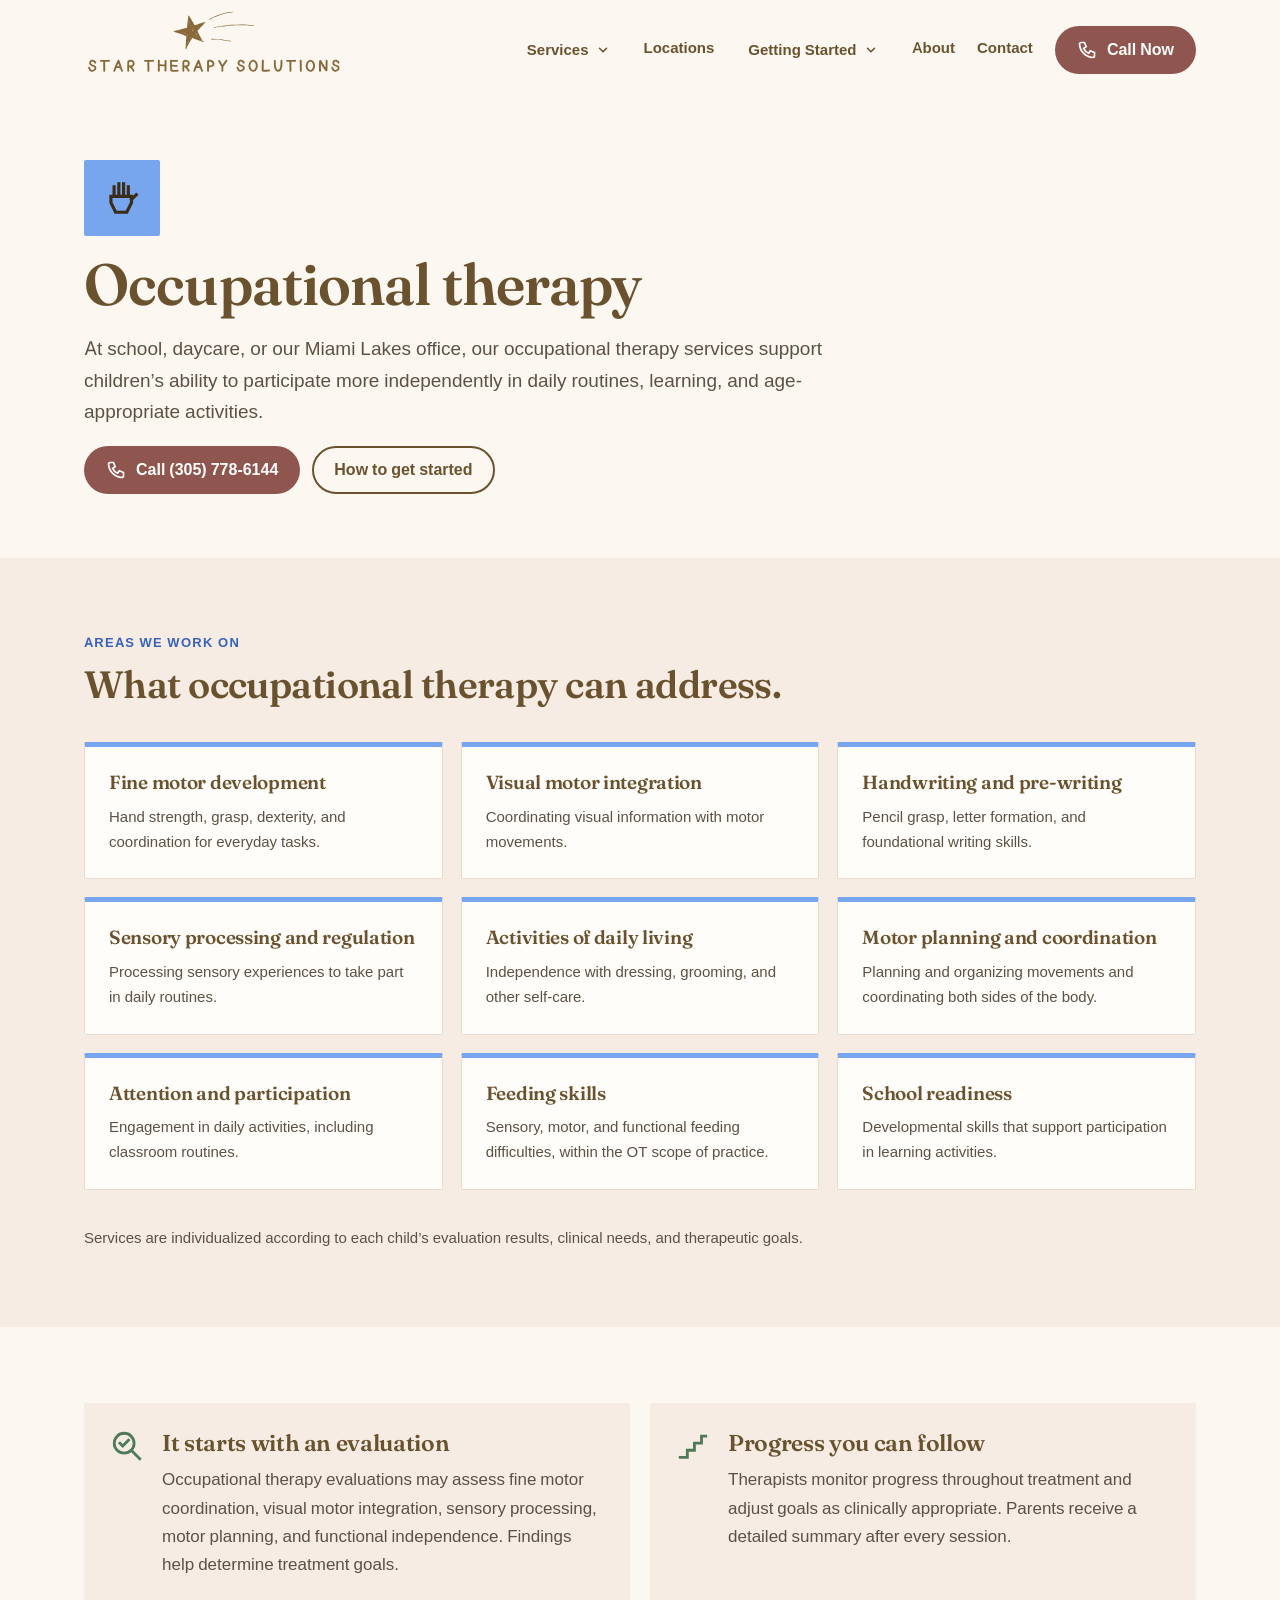
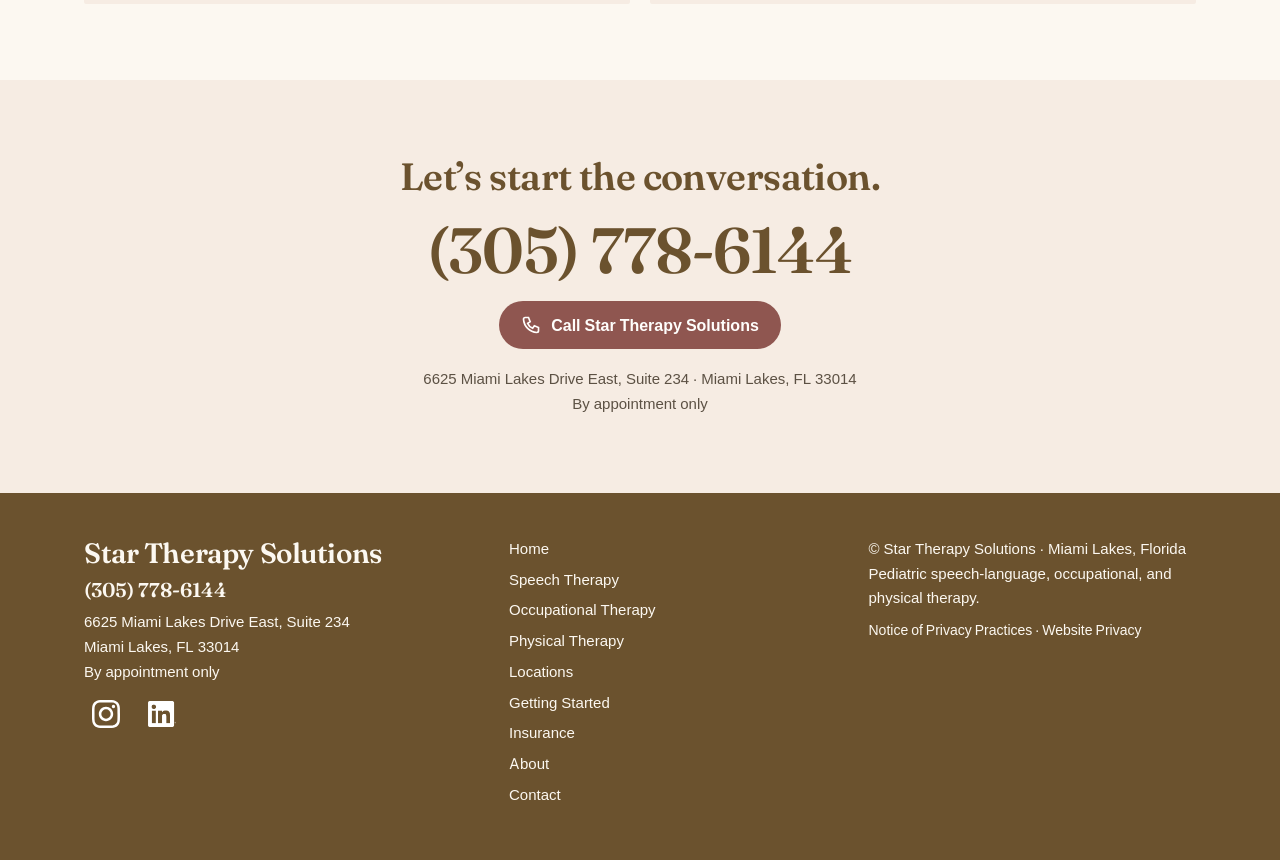
<file: occupational-therapy/index.html>
<!doctype html>
<html lang="en">
<head>
  <meta charset="utf-8">
  <meta name="viewport" content="width=device-width, initial-scale=1">
  <title>Pediatric Occupational Therapy | Star Therapy Solutions</title>
  <meta name="description" content="Pediatric occupational therapy in Miami Lakes and participating Miami-Dade schools and daycares: fine motor, handwriting, sensory regulation, daily living, and feeding skills.">
  <meta property="og:type" content="website">
  <meta property="og:site_name" content="Star Therapy Solutions">
  <meta property="og:title" content="Pediatric Occupational Therapy | Star Therapy Solutions">
  <meta property="og:description" content="Pediatric occupational therapy in Miami Lakes and participating Miami-Dade schools and daycares: fine motor, handwriting, sensory regulation, daily living, and feeding skills.">
  <link rel="canonical" href="https://startherapysolutions.org/occupational-therapy/">
  <meta property="og:url" content="https://startherapysolutions.org/occupational-therapy/">
  <meta property="og:image" content="https://startherapysolutions.org/assets/images/star-therapy-share-logo.png">
  <meta property="og:image:type" content="image/png">
  <meta property="og:image:width" content="1100">
  <meta property="og:image:height" content="578">
  <meta property="og:image:alt" content="Star Therapy Solutions logo on a cream background">
  <meta name="twitter:card" content="summary_large_image">
  <meta name="twitter:title" content="Pediatric Occupational Therapy | Star Therapy Solutions">
  <meta name="twitter:description" content="Pediatric occupational therapy in Miami Lakes and participating Miami-Dade schools and daycares: fine motor, handwriting, sensory regulation, daily living, and feeding skills.">
  <meta name="twitter:image" content="https://startherapysolutions.org/assets/images/star-therapy-share-logo.png">
  <meta name="twitter:image:alt" content="Star Therapy Solutions logo on a cream background">
  <link rel="icon" href="../startherapy.svg" type="image/svg+xml">
  <link rel="preload" href="../assets/fonts/fraunces-600-latin.woff2" as="font" type="font/woff2" crossorigin>
  <link rel="stylesheet" href="../assets/css/site.css">
</head>
<body>
  <a class="skip-link" href="#main">Skip to main content</a>
  <header class="site-header">
    <div class="wrap bar">
      <a class="logo" href="../" aria-label="Star Therapy Solutions home"><img src="../startherapy.svg" alt="Star Therapy Solutions" width="1366" height="768"></a>
      <nav class="desktop-nav" aria-label="Main">
        <details class="nav-group"><summary>Services<svg class="nav-chevron" viewBox="0 0 16 16" aria-hidden="true" focusable="false"><path d="m4 6 4 4 4-4"/></svg></summary><div class="nav-dropdown mega-menu"><div class="mega-column"><p class="mega-heading">Therapy for your child</p><a class="mega-link" href="../speech-therapy/"><span class="mega-icon" style="background:var(--blush)"><svg class="icon" aria-hidden="true"><use href="../assets/icons/icons.svg#speech"></use></svg></span><span><span class="mega-name">Speech Therapy</span><span class="mega-description">Communication and language skills</span></span></a><a class="mega-link" href="../occupational-therapy/" aria-current="page"><span class="mega-icon" style="background:var(--peri)"><svg class="icon" aria-hidden="true"><use href="../assets/icons/icons.svg#ot"></use></svg></span><span><span class="mega-name">Occupational Therapy</span><span class="mega-description">Skills for everyday activities</span></span></a><a class="mega-link" href="../physical-therapy/"><span class="mega-icon" style="background:var(--clay)"><svg class="icon" aria-hidden="true"><use href="../assets/icons/icons.svg#pt"></use></svg></span><span><span class="mega-name">Physical Therapy</span><span class="mega-description">Movement, balance, and mobility</span></span></a></div><div class="mega-column"><p class="mega-heading">Explore care with us</p><a class="mega-link" href="../locations/"><span class="mega-icon" style="background:var(--mint)"><svg class="icon" aria-hidden="true"><use href="../assets/icons/icons.svg#map"></use></svg></span><span><span class="mega-name">Where We Work</span><span class="mega-description">Schools, daycares, and our office</span></span></a><a class="mega-link" href="../about/"><span class="mega-icon" style="background:var(--latte)"><svg class="icon" aria-hidden="true"><use href="../assets/icons/icons.svg#team"></use></svg></span><span><span class="mega-name">Meet Our Team</span><span class="mega-description">The people behind Star Therapy</span></span></a><a class="mega-link" href="../getting-started/"><span class="mega-icon" style="background:var(--sage)"><svg class="icon" aria-hidden="true"><use href="../assets/icons/icons.svg#progress"></use></svg></span><span><span class="mega-name">Getting Started</span><span class="mega-description">Find your family’s next step</span></span></a></div></div></details><a href="../locations/">Locations</a><details class="nav-group"><summary>Getting Started<svg class="nav-chevron" viewBox="0 0 16 16" aria-hidden="true" focusable="false"><path d="m4 6 4 4 4-4"/></svg></summary><div class="nav-dropdown mega-menu"><div class="mega-column"><p class="mega-heading">Take the first step</p><a class="mega-link" href="../getting-started/"><span class="mega-icon" style="background:var(--sage)"><svg class="icon" aria-hidden="true"><use href="../assets/icons/icons.svg#progress"></use></svg></span><span><span class="mega-name">Getting Started</span><span class="mega-description">Learn what comes next</span></span></a><a class="mega-link" href="../contact/"><span class="mega-icon" style="background:var(--blush)"><svg class="icon" aria-hidden="true"><use href="../assets/icons/icons.svg#phone"></use></svg></span><span><span class="mega-name">Contact Our Team</span><span class="mega-description">Call to discuss your child’s needs</span></span></a></div><div class="mega-column"><p class="mega-heading">Plan your care</p><a class="mega-link" href="../insurance-funding/"><span class="mega-icon" style="background:var(--lavender)"><svg class="icon" aria-hidden="true"><use href="../assets/icons/icons.svg#shield"></use></svg></span><span><span class="mega-name">Insurance and Funding</span><span class="mega-description">Explore payment and funding options</span></span></a><a class="mega-link" href="../locations/"><span class="mega-icon" style="background:var(--mint)"><svg class="icon" aria-hidden="true"><use href="../assets/icons/icons.svg#map"></use></svg></span><span><span class="mega-name">Service Locations</span><span class="mega-description">Find out where we provide therapy</span></span></a></div></div></details><a href="../about/">About</a><a href="../contact/">Contact</a>
        <a class="btn" href="tel:+13057786144"><svg class="icon" aria-hidden="true"><use href="../assets/icons/icons.svg#phone"></use></svg><span>Call Now</span></a>
      </nav>
      <details class="mobile-nav">
        <summary><svg class="icon" aria-hidden="true"><use href="../assets/icons/icons.svg#menu"></use></svg><span>Menu</span></summary>
        <nav aria-label="Mobile navigation">
        <a href="../speech-therapy/" style="--cur:var(--blush)">Speech Therapy</a>
        <a href="../occupational-therapy/" style="--cur:var(--peri)" aria-current="page">Occupational Therapy</a>
        <a href="../physical-therapy/" style="--cur:var(--clay)">Physical Therapy</a>
        <a href="../locations/" style="--cur:var(--mint)">Locations</a>
        <a href="../getting-started/" style="--cur:var(--sage)">Getting Started</a>
        <a href="../insurance-funding/" style="--cur:var(--lavender)">Insurance</a>
        <a href="../about/" style="--cur:var(--latte)">About</a>
        <a href="../contact/" style="--cur:var(--rose)">Contact</a>
        <a class="btn" href="tel:+13057786144"><svg class="icon" aria-hidden="true"><use href="../assets/icons/icons.svg#phone"></use></svg><span>Call Now</span></a>
        </nav>
      </details>
    </div>
  </header>

  <main id="main">
    <section class="page-hero">
      <div class="wrap stack">
        <span class="plate big ot"><svg class="icon" aria-hidden="true"><use href="../assets/icons/icons.svg#ot"></use></svg></span>
        <h1>Occupational therapy</h1>
        <p class="lede">At school, daycare, or our Miami Lakes office, our occupational therapy services support children’s ability to participate more independently in daily routines, learning, and age-appropriate activities.</p>
        <div class="actions"><a class="btn" href="tel:+13057786144"><svg class="icon" aria-hidden="true"><use href="../assets/icons/icons.svg#phone"></use></svg><span>Call (305) 778-6144</span></a><a class="btn ghost" href="../getting-started/">How to get started</a></div>
      </div>
    </section>

    <section class="alt" aria-labelledby="areas-title">
      <div class="wrap stack-l">
        <div class="section-head"><p class="eyebrow">Areas we work on</p><h2 id="areas-title">What occupational therapy can address.</h2></div>
        <ul class="grid3">
          <li class="card area" style="--stripe:var(--peri)"><h3>Fine motor development</h3><p>Hand strength, grasp, dexterity, and coordination for everyday tasks.</p></li>
          <li class="card area" style="--stripe:var(--peri)"><h3>Visual motor integration</h3><p>Coordinating visual information with motor movements.</p></li>
          <li class="card area" style="--stripe:var(--peri)"><h3>Handwriting and pre-writing</h3><p>Pencil grasp, letter formation, and foundational writing skills.</p></li>
          <li class="card area" style="--stripe:var(--peri)"><h3>Sensory processing and regulation</h3><p>Processing sensory experiences to take part in daily routines.</p></li>
          <li class="card area" style="--stripe:var(--peri)"><h3>Activities of daily living</h3><p>Independence with dressing, grooming, and other self-care.</p></li>
          <li class="card area" style="--stripe:var(--peri)"><h3>Motor planning and coordination</h3><p>Planning and organizing movements and coordinating both sides of the body.</p></li>
          <li class="card area" style="--stripe:var(--peri)"><h3>Attention and participation</h3><p>Engagement in daily activities, including classroom routines.</p></li>
          <li class="card area" style="--stripe:var(--peri)"><h3>Feeding skills</h3><p>Sensory, motor, and functional feeding difficulties, within the OT scope of practice.</p></li>
          <li class="card area" style="--stripe:var(--peri)"><h3>School readiness</h3><p>Developmental skills that support participation in learning activities.</p></li>
        </ul>
        <p class="small">Services are individualized according to each child’s evaluation results, clinical needs, and therapeutic goals.</p>
      </div>
    </section>

    <section aria-labelledby="eval-title">
      <div class="wrap grid2">
        <article class="panel"><svg class="icon" aria-hidden="true"><use href="../assets/icons/icons.svg#evaluation"></use></svg><div class="stack-s"><h3 id="eval-title">It starts with an evaluation</h3><p>Occupational therapy evaluations may assess fine motor coordination, visual motor integration, sensory processing, motor planning, and functional independence. Findings help determine treatment goals.</p></div></article>
        <article class="panel"><svg class="icon" aria-hidden="true"><use href="../assets/icons/icons.svg#progress"></use></svg><div class="stack-s"><h3>Progress you can follow</h3><p>Therapists monitor progress throughout treatment and adjust goals as clinically appropriate. Parents receive a detailed summary after every session.</p></div></article>
      </div>
    </section>

    <section class="cta" aria-labelledby="cta-heading">
      <div class="wrap stack center">
        <h2 id="cta-heading">Let’s start the conversation.</h2>
        <p class="phone-big"><a href="tel:+13057786144">(305) 778-6144</a></p>
        <a class="btn" href="tel:+13057786144"><svg class="icon" aria-hidden="true"><use href="../assets/icons/icons.svg#phone"></use></svg><span>Call Star Therapy Solutions</span></a>
        <p class="small">6625 Miami Lakes Drive East, Suite 234 · Miami Lakes, FL 33014<br>By appointment only</p>
      </div>
    </section>
  </main>

  <footer class="site-footer">
    <div class="wrap footer-grid">
      <div class="stack-s">
        <p class="footer-name">Star Therapy Solutions</p>
        <p class="footer-phone"><a href="tel:+13057786144">(305) 778-6144</a></p>
        <address>6625 Miami Lakes Drive East, Suite 234<br>Miami Lakes, FL 33014<br>By appointment only</address>
        <nav class="footer-social" aria-label="Social media"><a href="https://www.instagram.com/startherapysolutions/" aria-label="Star Therapy Solutions on Instagram (opens in a new tab)" target="_blank" rel="noopener noreferrer"><img class="social-icon" src="../assets/images/instagram-glyph-black.svg" alt="" width="32" height="32" loading="lazy"></a><a href="https://www.linkedin.com/company/star-therapy-solutions/" aria-label="Star Therapy Solutions on LinkedIn (opens in a new tab)" target="_blank" rel="noopener noreferrer"><img class="social-icon" src="../assets/images/linkedin-in-black.png" alt="" width="32" height="32" loading="lazy"></a></nav>
      </div>
      <nav class="footer-links" aria-label="Footer"><a href="../">Home</a><a href="../speech-therapy/">Speech Therapy</a><a href="../occupational-therapy/">Occupational Therapy</a><a href="../physical-therapy/">Physical Therapy</a><a href="../locations/">Locations</a><a href="../getting-started/">Getting Started</a><a href="../insurance-funding/">Insurance</a><a href="../about/">About</a><a href="../contact/">Contact</a></nav>
      <div class="stack-s">
        <p>© Star Therapy Solutions · Miami Lakes, Florida<br>Pediatric speech-language, occupational, and physical therapy.</p>
        <p class="footer-legal"><a href="../privacy/#notice">Notice of Privacy Practices</a> · <a href="../privacy/#website">Website Privacy</a></p>
      </div>
    </div>
  </footer>
  <div class="mobile-actions" aria-label="Quick contact"><a class="btn" href="tel:+13057786144"><svg class="icon" aria-hidden="true"><use href="../assets/icons/icons.svg#phone"></use></svg><span>Call Now</span></a><a class="btn ghost" href="../contact/">Contact details</a></div>
  <script src="../assets/js/navigation.js"></script>
</body>
</html>
</file>
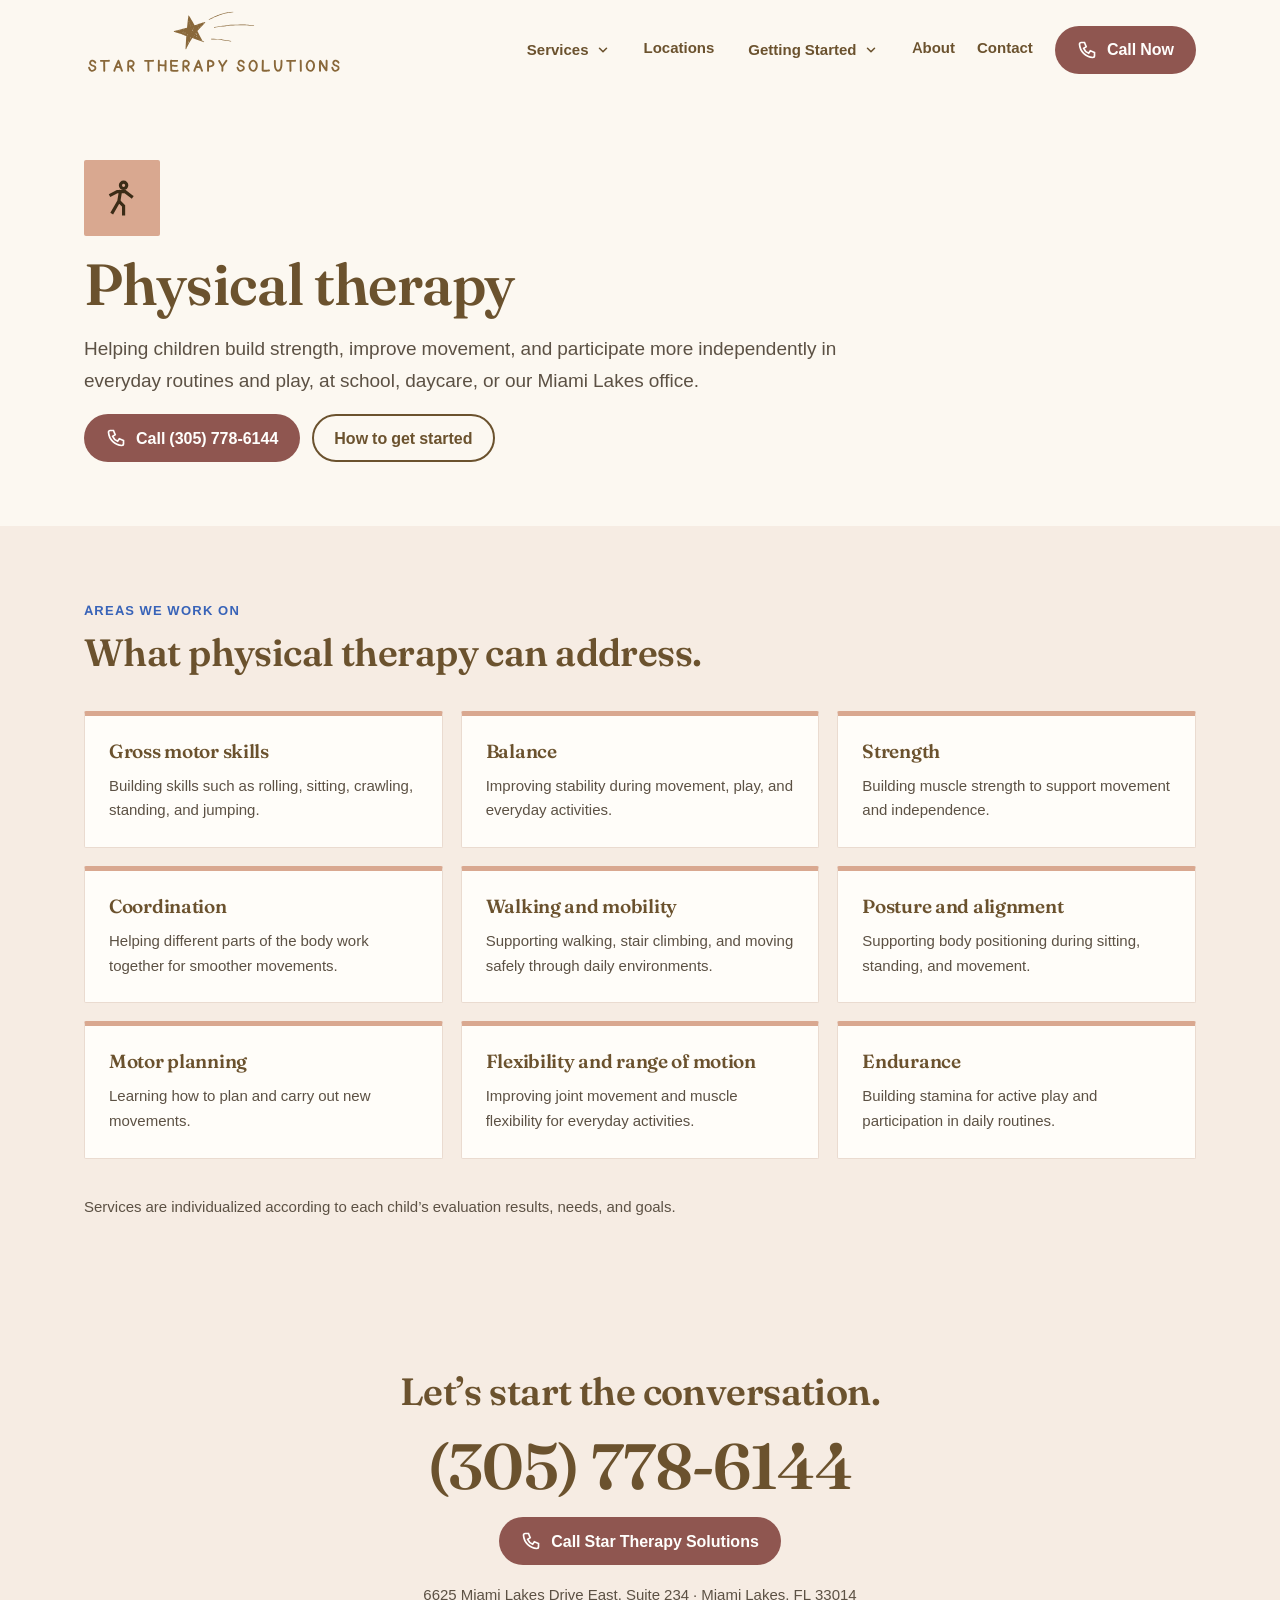
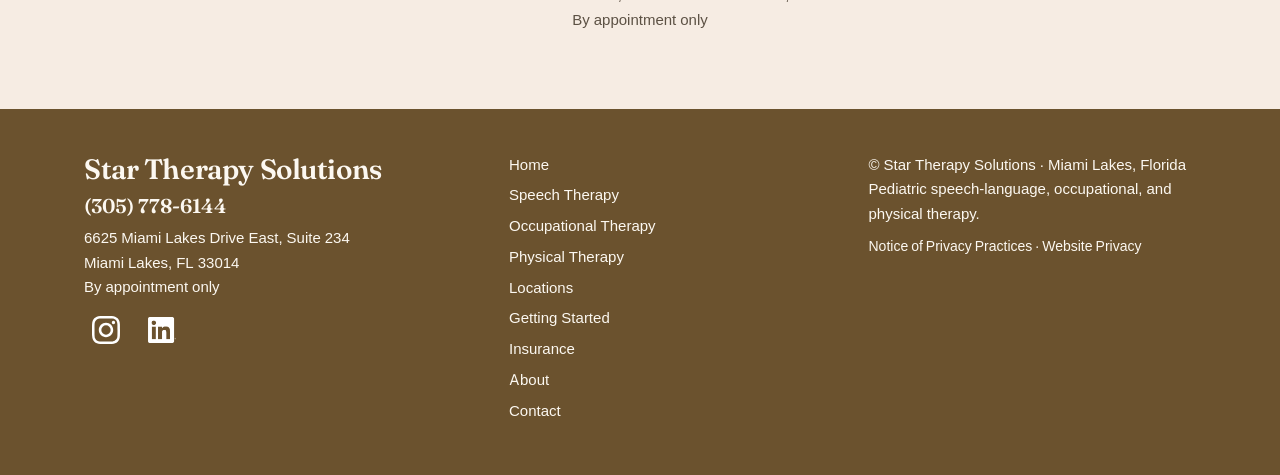
<file: physical-therapy/index.html>
<!doctype html>
<html lang="en">
<head>
  <meta charset="utf-8">
  <meta name="viewport" content="width=device-width, initial-scale=1">
  <title>Pediatric Physical Therapy | Star Therapy Solutions</title>
  <meta name="description" content="Pediatric physical therapy in Miami Lakes and participating Miami-Dade schools and daycares: gross motor skills, balance, strength, coordination, walking, and mobility.">
  <meta property="og:type" content="website">
  <meta property="og:site_name" content="Star Therapy Solutions">
  <meta property="og:title" content="Pediatric Physical Therapy | Star Therapy Solutions">
  <meta property="og:description" content="Pediatric physical therapy in Miami Lakes and participating Miami-Dade schools and daycares: gross motor skills, balance, strength, coordination, walking, and mobility.">
  <link rel="canonical" href="https://startherapysolutions.org/physical-therapy/">
  <meta property="og:url" content="https://startherapysolutions.org/physical-therapy/">
  <meta property="og:image" content="https://startherapysolutions.org/assets/images/star-therapy-share-logo.png">
  <meta property="og:image:type" content="image/png">
  <meta property="og:image:width" content="1100">
  <meta property="og:image:height" content="578">
  <meta property="og:image:alt" content="Star Therapy Solutions logo on a cream background">
  <meta name="twitter:card" content="summary_large_image">
  <meta name="twitter:title" content="Pediatric Physical Therapy | Star Therapy Solutions">
  <meta name="twitter:description" content="Pediatric physical therapy in Miami Lakes and participating Miami-Dade schools and daycares: gross motor skills, balance, strength, coordination, walking, and mobility.">
  <meta name="twitter:image" content="https://startherapysolutions.org/assets/images/star-therapy-share-logo.png">
  <meta name="twitter:image:alt" content="Star Therapy Solutions logo on a cream background">
  <link rel="icon" href="../startherapy.svg" type="image/svg+xml">
  <link rel="preload" href="../assets/fonts/fraunces-600-latin.woff2" as="font" type="font/woff2" crossorigin>
  <link rel="stylesheet" href="../assets/css/site.css">
</head>
<body>
  <a class="skip-link" href="#main">Skip to main content</a>
  <header class="site-header">
    <div class="wrap bar">
      <a class="logo" href="../" aria-label="Star Therapy Solutions home"><img src="../startherapy.svg" alt="Star Therapy Solutions" width="1366" height="768"></a>
      <nav class="desktop-nav" aria-label="Main">
        <details class="nav-group"><summary>Services<svg class="nav-chevron" viewBox="0 0 16 16" aria-hidden="true" focusable="false"><path d="m4 6 4 4 4-4"/></svg></summary><div class="nav-dropdown mega-menu"><div class="mega-column"><p class="mega-heading">Therapy for your child</p><a class="mega-link" href="../speech-therapy/"><span class="mega-icon" style="background:var(--blush)"><svg class="icon" aria-hidden="true"><use href="../assets/icons/icons.svg#speech"></use></svg></span><span><span class="mega-name">Speech Therapy</span><span class="mega-description">Communication and language skills</span></span></a><a class="mega-link" href="../occupational-therapy/"><span class="mega-icon" style="background:var(--peri)"><svg class="icon" aria-hidden="true"><use href="../assets/icons/icons.svg#ot"></use></svg></span><span><span class="mega-name">Occupational Therapy</span><span class="mega-description">Skills for everyday activities</span></span></a><a class="mega-link" href="../physical-therapy/" aria-current="page"><span class="mega-icon" style="background:var(--clay)"><svg class="icon" aria-hidden="true"><use href="../assets/icons/icons.svg#pt"></use></svg></span><span><span class="mega-name">Physical Therapy</span><span class="mega-description">Movement, balance, and mobility</span></span></a></div><div class="mega-column"><p class="mega-heading">Explore care with us</p><a class="mega-link" href="../locations/"><span class="mega-icon" style="background:var(--mint)"><svg class="icon" aria-hidden="true"><use href="../assets/icons/icons.svg#map"></use></svg></span><span><span class="mega-name">Where We Work</span><span class="mega-description">Schools, daycares, and our office</span></span></a><a class="mega-link" href="../about/"><span class="mega-icon" style="background:var(--latte)"><svg class="icon" aria-hidden="true"><use href="../assets/icons/icons.svg#team"></use></svg></span><span><span class="mega-name">Meet Our Team</span><span class="mega-description">The people behind Star Therapy</span></span></a><a class="mega-link" href="../getting-started/"><span class="mega-icon" style="background:var(--sage)"><svg class="icon" aria-hidden="true"><use href="../assets/icons/icons.svg#progress"></use></svg></span><span><span class="mega-name">Getting Started</span><span class="mega-description">Find your family’s next step</span></span></a></div></div></details><a href="../locations/">Locations</a><details class="nav-group"><summary>Getting Started<svg class="nav-chevron" viewBox="0 0 16 16" aria-hidden="true" focusable="false"><path d="m4 6 4 4 4-4"/></svg></summary><div class="nav-dropdown mega-menu"><div class="mega-column"><p class="mega-heading">Take the first step</p><a class="mega-link" href="../getting-started/"><span class="mega-icon" style="background:var(--sage)"><svg class="icon" aria-hidden="true"><use href="../assets/icons/icons.svg#progress"></use></svg></span><span><span class="mega-name">Getting Started</span><span class="mega-description">Learn what comes next</span></span></a><a class="mega-link" href="../contact/"><span class="mega-icon" style="background:var(--blush)"><svg class="icon" aria-hidden="true"><use href="../assets/icons/icons.svg#phone"></use></svg></span><span><span class="mega-name">Contact Our Team</span><span class="mega-description">Call to discuss your child’s needs</span></span></a></div><div class="mega-column"><p class="mega-heading">Plan your care</p><a class="mega-link" href="../insurance-funding/"><span class="mega-icon" style="background:var(--lavender)"><svg class="icon" aria-hidden="true"><use href="../assets/icons/icons.svg#shield"></use></svg></span><span><span class="mega-name">Insurance and Funding</span><span class="mega-description">Explore payment and funding options</span></span></a><a class="mega-link" href="../locations/"><span class="mega-icon" style="background:var(--mint)"><svg class="icon" aria-hidden="true"><use href="../assets/icons/icons.svg#map"></use></svg></span><span><span class="mega-name">Service Locations</span><span class="mega-description">Find out where we provide therapy</span></span></a></div></div></details><a href="../about/">About</a><a href="../contact/">Contact</a>
        <a class="btn" href="tel:+13057786144"><svg class="icon" aria-hidden="true"><use href="../assets/icons/icons.svg#phone"></use></svg><span>Call Now</span></a>
      </nav>
      <details class="mobile-nav">
        <summary><svg class="icon" aria-hidden="true"><use href="../assets/icons/icons.svg#menu"></use></svg><span>Menu</span></summary>
        <nav aria-label="Mobile navigation">
        <a href="../speech-therapy/" style="--cur:var(--blush)">Speech Therapy</a>
        <a href="../occupational-therapy/" style="--cur:var(--peri)">Occupational Therapy</a>
        <a href="../physical-therapy/" style="--cur:var(--clay)" aria-current="page">Physical Therapy</a>
        <a href="../locations/" style="--cur:var(--mint)">Locations</a>
        <a href="../getting-started/" style="--cur:var(--sage)">Getting Started</a>
        <a href="../insurance-funding/" style="--cur:var(--lavender)">Insurance</a>
        <a href="../about/" style="--cur:var(--latte)">About</a>
        <a href="../contact/" style="--cur:var(--rose)">Contact</a>
        <a class="btn" href="tel:+13057786144"><svg class="icon" aria-hidden="true"><use href="../assets/icons/icons.svg#phone"></use></svg><span>Call Now</span></a>
        </nav>
      </details>
    </div>
  </header>

  <main id="main">
    <section class="page-hero">
      <div class="wrap stack">
        <span class="plate big pt"><svg class="icon" aria-hidden="true"><use href="../assets/icons/icons.svg#pt"></use></svg></span>
        <h1>Physical therapy</h1>
        <p class="lede">Helping children build strength, improve movement, and participate more independently in everyday routines and play, at school, daycare, or our Miami Lakes office.</p>
        <div class="actions"><a class="btn" href="tel:+13057786144"><svg class="icon" aria-hidden="true"><use href="../assets/icons/icons.svg#phone"></use></svg><span>Call (305) 778-6144</span></a><a class="btn ghost" href="../getting-started/">How to get started</a></div>
      </div>
    </section>

    <section class="alt" aria-labelledby="areas-title">
      <div class="wrap stack-l">
        <div class="section-head"><p class="eyebrow">Areas we work on</p><h2 id="areas-title">What physical therapy can address.</h2></div>
        <ul class="grid3">
          <li class="card area" style="--stripe:var(--clay)"><h3>Gross motor skills</h3><p>Building skills such as rolling, sitting, crawling, standing, and jumping.</p></li>
          <li class="card area" style="--stripe:var(--clay)"><h3>Balance</h3><p>Improving stability during movement, play, and everyday activities.</p></li>
          <li class="card area" style="--stripe:var(--clay)"><h3>Strength</h3><p>Building muscle strength to support movement and independence.</p></li>
          <li class="card area" style="--stripe:var(--clay)"><h3>Coordination</h3><p>Helping different parts of the body work together for smoother movements.</p></li>
          <li class="card area" style="--stripe:var(--clay)"><h3>Walking and mobility</h3><p>Supporting walking, stair climbing, and moving safely through daily environments.</p></li>
          <li class="card area" style="--stripe:var(--clay)"><h3>Posture and alignment</h3><p>Supporting body positioning during sitting, standing, and movement.</p></li>
          <li class="card area" style="--stripe:var(--clay)"><h3>Motor planning</h3><p>Learning how to plan and carry out new movements.</p></li>
          <li class="card area" style="--stripe:var(--clay)"><h3>Flexibility and range of motion</h3><p>Improving joint movement and muscle flexibility for everyday activities.</p></li>
          <li class="card area" style="--stripe:var(--clay)"><h3>Endurance</h3><p>Building stamina for active play and participation in daily routines.</p></li>
        </ul>
        <p class="small">Services are individualized according to each child’s evaluation results, needs, and goals.</p>
      </div>
    </section>

    <section class="cta" aria-labelledby="cta-heading">
      <div class="wrap stack center">
        <h2 id="cta-heading">Let’s start the conversation.</h2>
        <p class="phone-big"><a href="tel:+13057786144">(305) 778-6144</a></p>
        <a class="btn" href="tel:+13057786144"><svg class="icon" aria-hidden="true"><use href="../assets/icons/icons.svg#phone"></use></svg><span>Call Star Therapy Solutions</span></a>
        <p class="small">6625 Miami Lakes Drive East, Suite 234 · Miami Lakes, FL 33014<br>By appointment only</p>
      </div>
    </section>
  </main>

  <footer class="site-footer">
    <div class="wrap footer-grid">
      <div class="stack-s">
        <p class="footer-name">Star Therapy Solutions</p>
        <p class="footer-phone"><a href="tel:+13057786144">(305) 778-6144</a></p>
        <address>6625 Miami Lakes Drive East, Suite 234<br>Miami Lakes, FL 33014<br>By appointment only</address>
        <nav class="footer-social" aria-label="Social media"><a href="https://www.instagram.com/startherapysolutions/" aria-label="Star Therapy Solutions on Instagram (opens in a new tab)" target="_blank" rel="noopener noreferrer"><img class="social-icon" src="../assets/images/instagram-glyph-black.svg" alt="" width="32" height="32" loading="lazy"></a><a href="https://www.linkedin.com/company/star-therapy-solutions/" aria-label="Star Therapy Solutions on LinkedIn (opens in a new tab)" target="_blank" rel="noopener noreferrer"><img class="social-icon" src="../assets/images/linkedin-in-black.png" alt="" width="32" height="32" loading="lazy"></a></nav>
      </div>
      <nav class="footer-links" aria-label="Footer"><a href="../">Home</a><a href="../speech-therapy/">Speech Therapy</a><a href="../occupational-therapy/">Occupational Therapy</a><a href="../physical-therapy/">Physical Therapy</a><a href="../locations/">Locations</a><a href="../getting-started/">Getting Started</a><a href="../insurance-funding/">Insurance</a><a href="../about/">About</a><a href="../contact/">Contact</a></nav>
      <div class="stack-s">
        <p>© Star Therapy Solutions · Miami Lakes, Florida<br>Pediatric speech-language, occupational, and physical therapy.</p>
        <p class="footer-legal"><a href="../privacy/#notice">Notice of Privacy Practices</a> · <a href="../privacy/#website">Website Privacy</a></p>
      </div>
    </div>
  </footer>
  <div class="mobile-actions" aria-label="Quick contact"><a class="btn" href="tel:+13057786144"><svg class="icon" aria-hidden="true"><use href="../assets/icons/icons.svg#phone"></use></svg><span>Call Now</span></a><a class="btn ghost" href="../contact/">Contact details</a></div>
  <script src="../assets/js/navigation.js"></script>
</body>
</html>
</file>
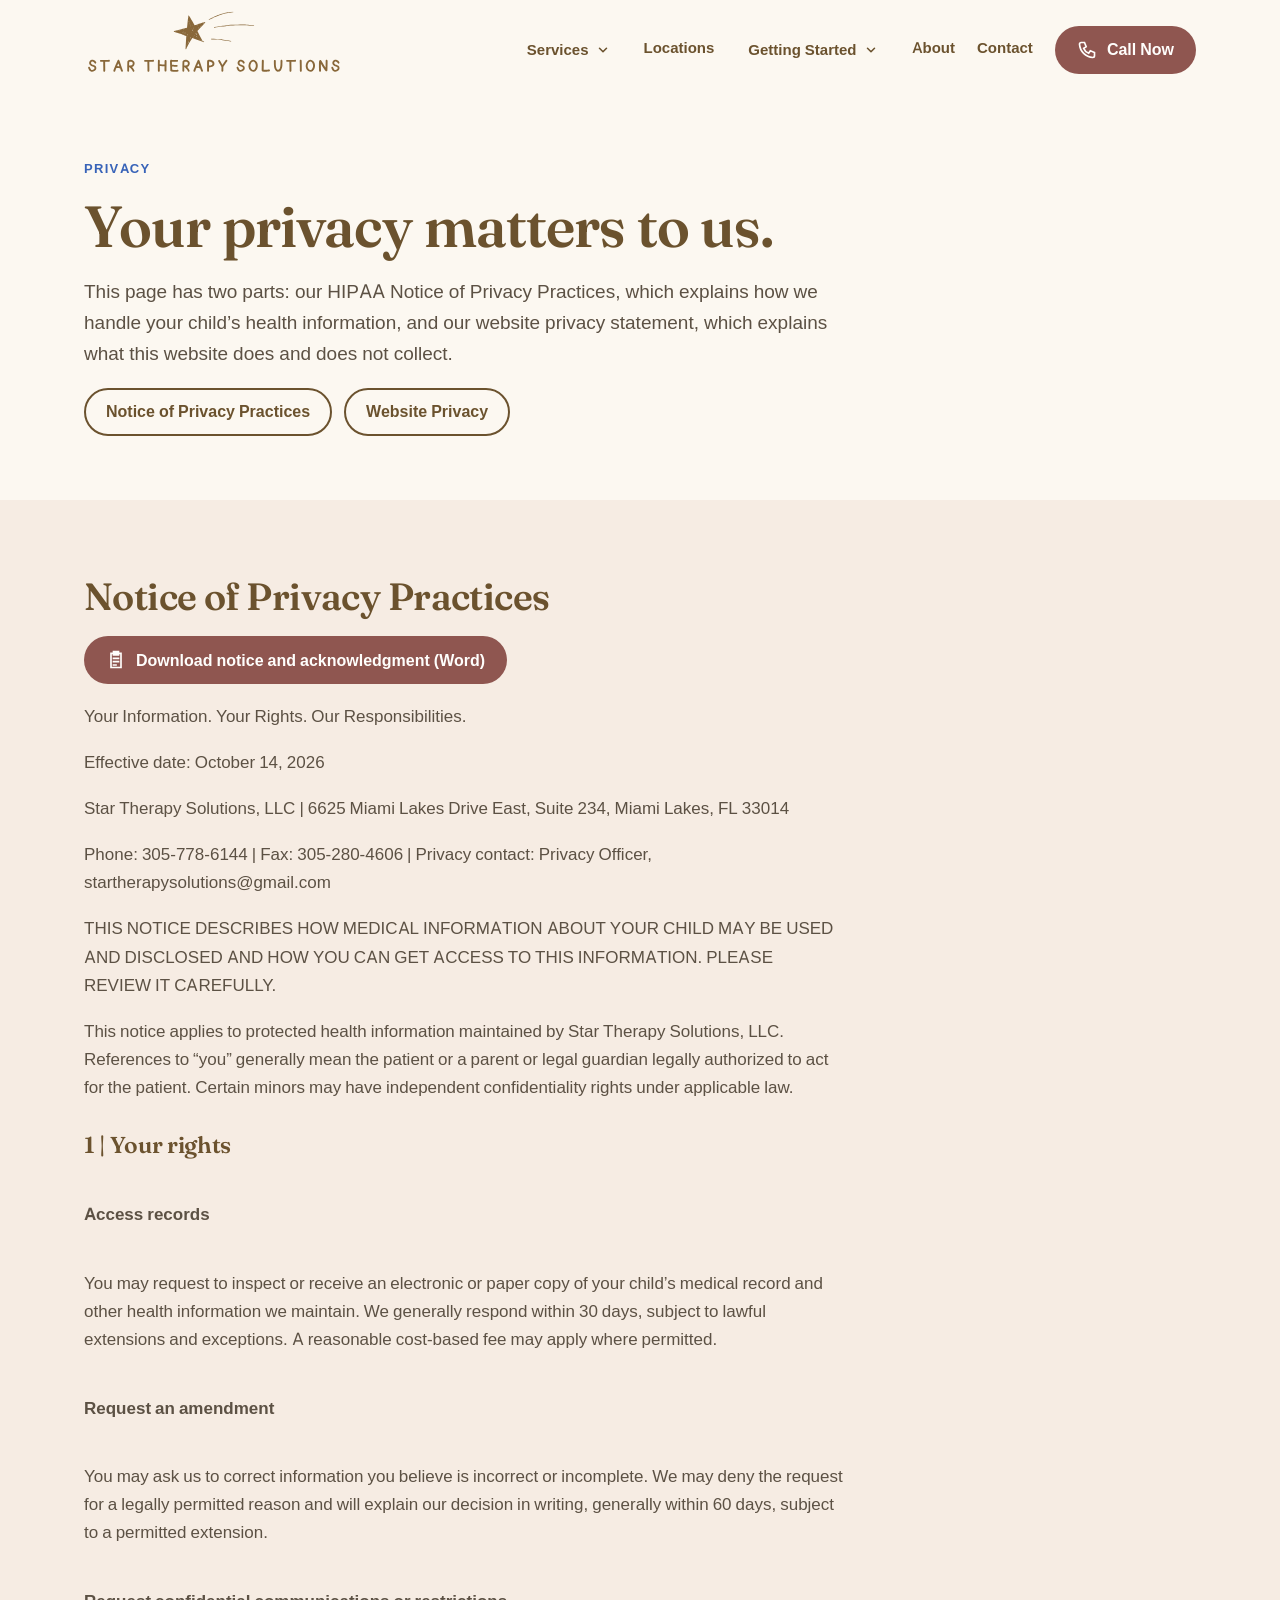
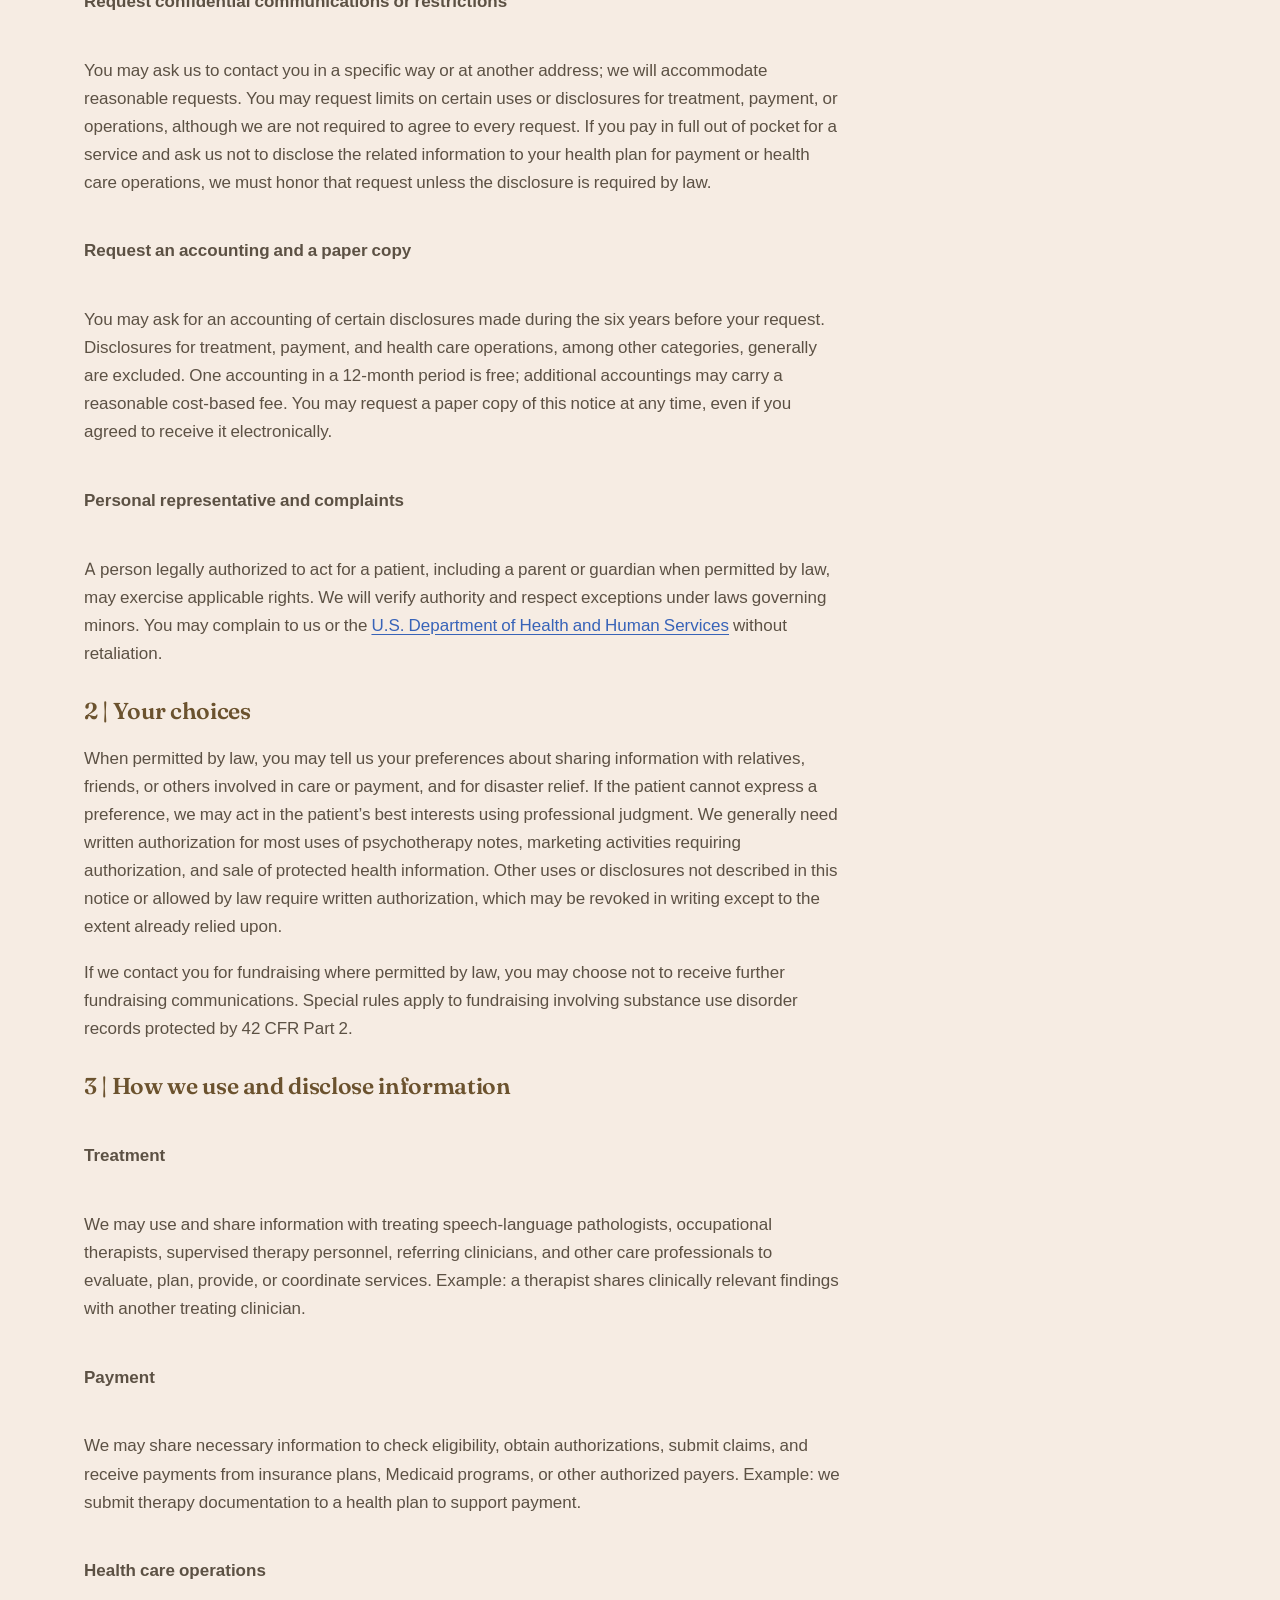
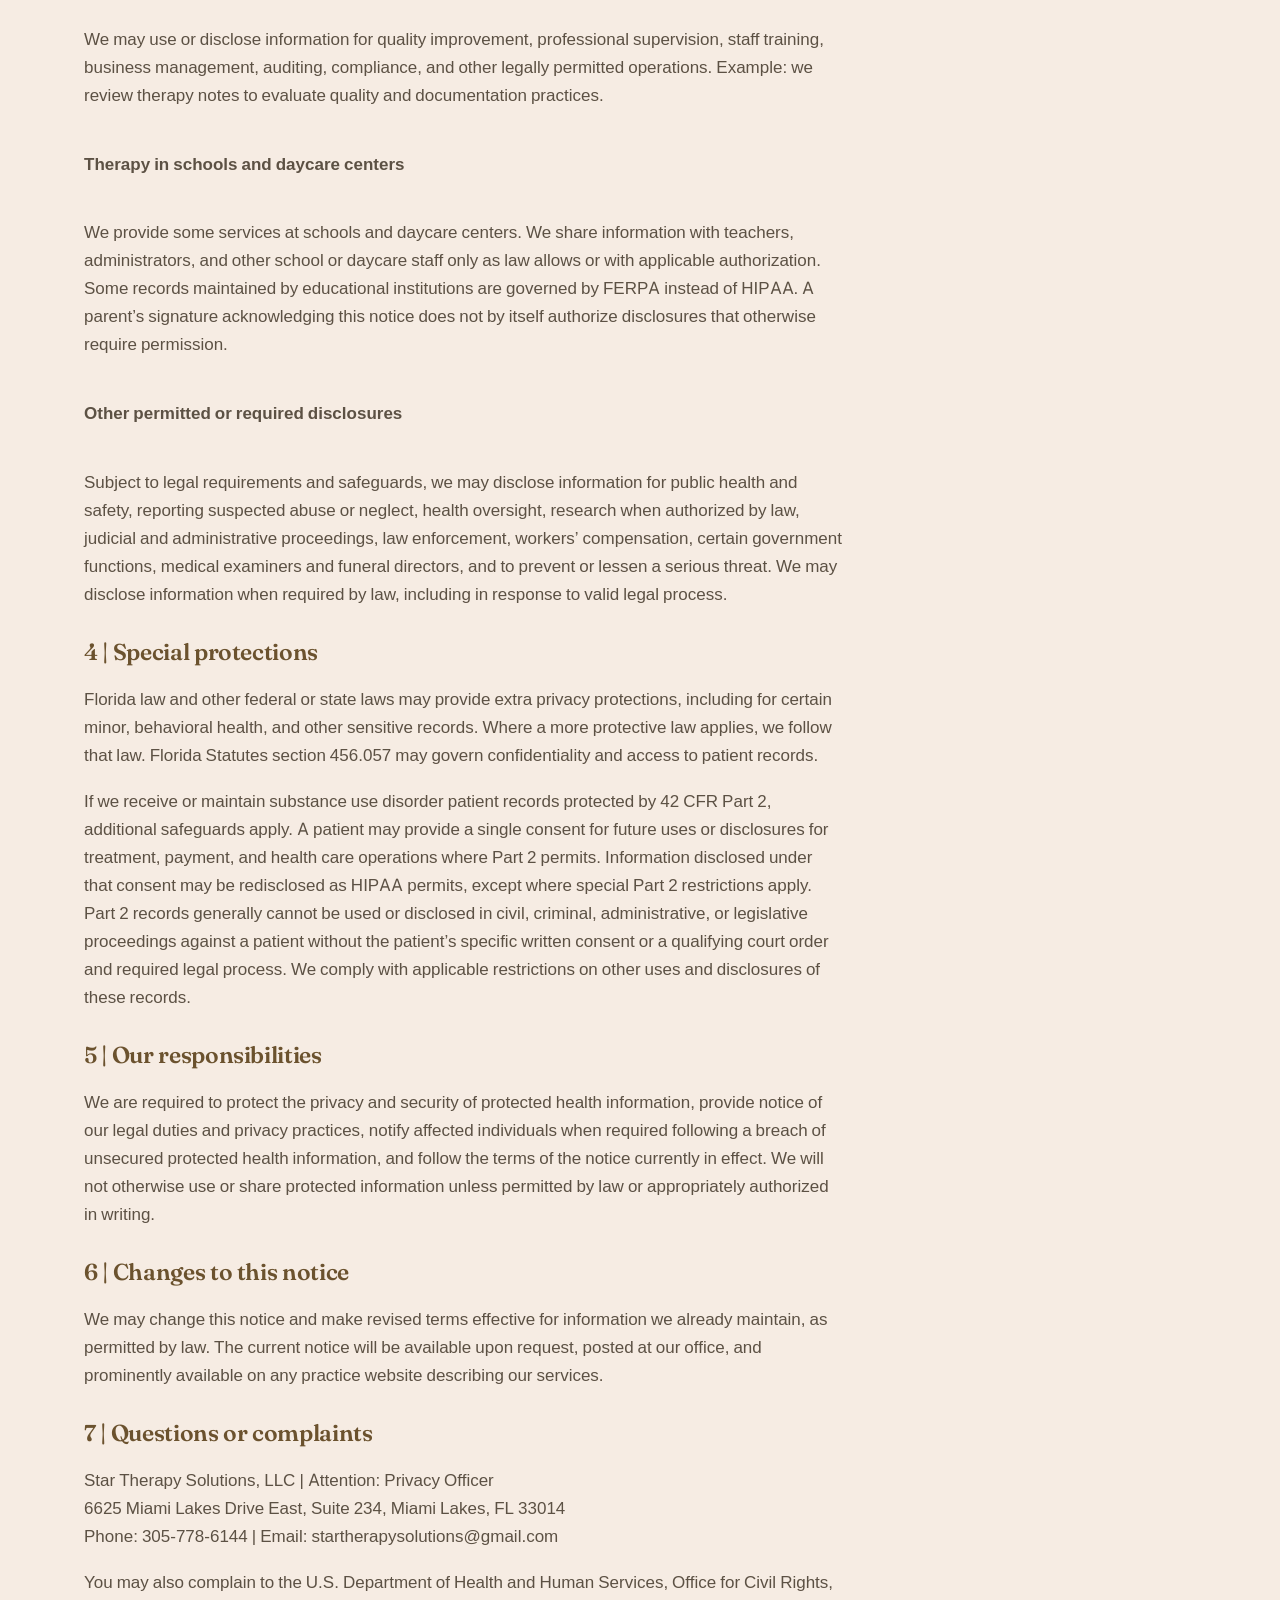
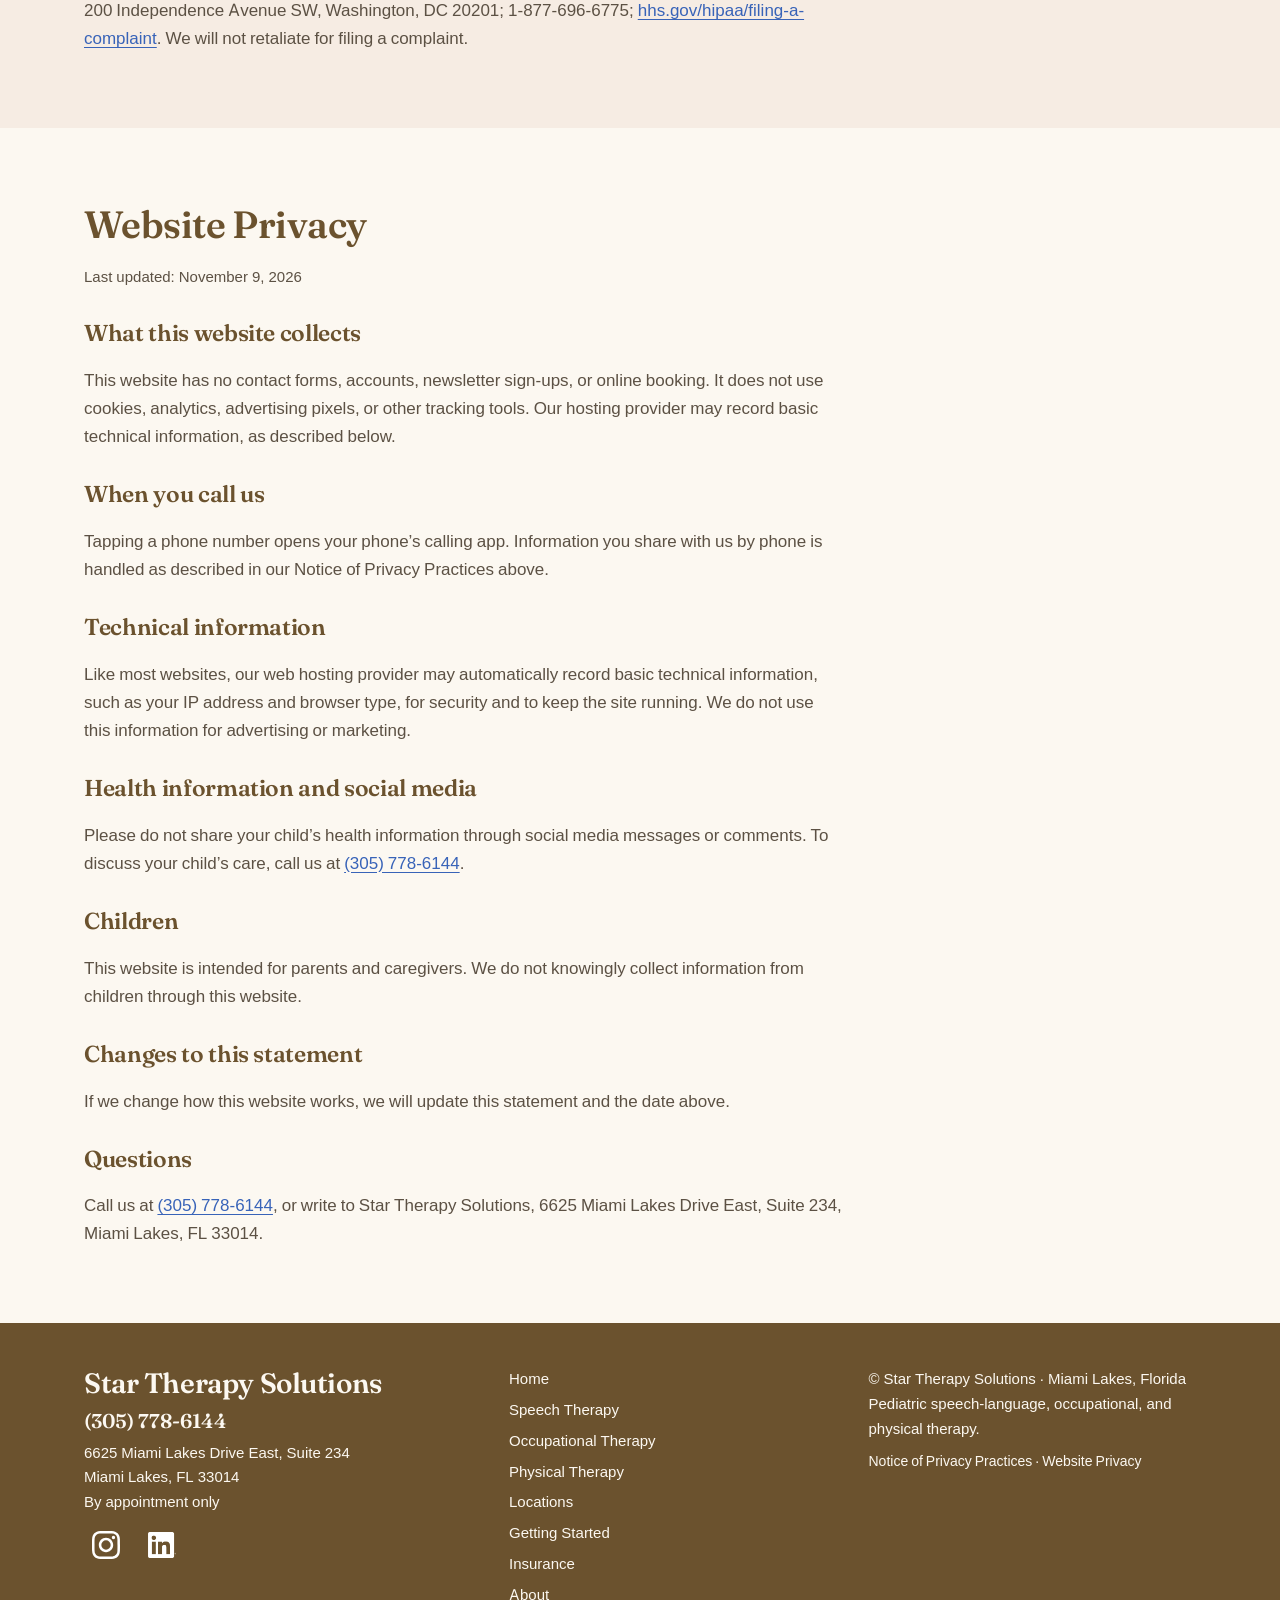
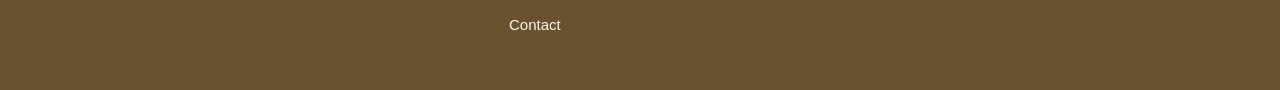
<file: privacy/index.html>
<!doctype html>
<html lang="en">
<head>
  <meta charset="utf-8">
  <meta name="viewport" content="width=device-width, initial-scale=1">
  <title>Privacy | Star Therapy Solutions</title>
  <meta name="description" content="Star Therapy Solutions’ HIPAA Notice of Privacy Practices and website privacy statement.">
  <meta property="og:type" content="website">
  <meta property="og:site_name" content="Star Therapy Solutions">
  <meta property="og:title" content="Privacy | Star Therapy Solutions">
  <meta property="og:description" content="Star Therapy Solutions’ HIPAA Notice of Privacy Practices and website privacy statement.">
  <link rel="canonical" href="https://startherapysolutions.org/privacy/">
  <meta property="og:url" content="https://startherapysolutions.org/privacy/">
  <meta property="og:image" content="https://startherapysolutions.org/assets/images/star-therapy-share-logo.png">
  <meta property="og:image:type" content="image/png">
  <meta property="og:image:width" content="1100">
  <meta property="og:image:height" content="578">
  <meta property="og:image:alt" content="Star Therapy Solutions logo on a cream background">
  <meta name="twitter:card" content="summary_large_image">
  <meta name="twitter:title" content="Privacy | Star Therapy Solutions">
  <meta name="twitter:description" content="Star Therapy Solutions’ HIPAA Notice of Privacy Practices and website privacy statement.">
  <meta name="twitter:image" content="https://startherapysolutions.org/assets/images/star-therapy-share-logo.png">
  <meta name="twitter:image:alt" content="Star Therapy Solutions logo on a cream background">
  <link rel="icon" href="../startherapy.svg" type="image/svg+xml">
  <link rel="preload" href="../assets/fonts/fraunces-600-latin.woff2" as="font" type="font/woff2" crossorigin>
  <link rel="stylesheet" href="../assets/css/site.css">
</head>
<body>
  <a class="skip-link" href="#main">Skip to main content</a>
  <header class="site-header">
    <div class="wrap bar">
      <a class="logo" href="../" aria-label="Star Therapy Solutions home"><img src="../startherapy.svg" alt="Star Therapy Solutions" width="1366" height="768"></a>
      <nav class="desktop-nav" aria-label="Main">
        <details class="nav-group"><summary>Services<svg class="nav-chevron" viewBox="0 0 16 16" aria-hidden="true" focusable="false"><path d="m4 6 4 4 4-4"/></svg></summary><div class="nav-dropdown mega-menu"><div class="mega-column"><p class="mega-heading">Therapy for your child</p><a class="mega-link" href="../speech-therapy/"><span class="mega-icon" style="background:var(--blush)"><svg class="icon" aria-hidden="true"><use href="../assets/icons/icons.svg#speech"></use></svg></span><span><span class="mega-name">Speech Therapy</span><span class="mega-description">Communication and language skills</span></span></a><a class="mega-link" href="../occupational-therapy/"><span class="mega-icon" style="background:var(--peri)"><svg class="icon" aria-hidden="true"><use href="../assets/icons/icons.svg#ot"></use></svg></span><span><span class="mega-name">Occupational Therapy</span><span class="mega-description">Skills for everyday activities</span></span></a><a class="mega-link" href="../physical-therapy/"><span class="mega-icon" style="background:var(--clay)"><svg class="icon" aria-hidden="true"><use href="../assets/icons/icons.svg#pt"></use></svg></span><span><span class="mega-name">Physical Therapy</span><span class="mega-description">Movement, balance, and mobility</span></span></a></div><div class="mega-column"><p class="mega-heading">Explore care with us</p><a class="mega-link" href="../locations/"><span class="mega-icon" style="background:var(--mint)"><svg class="icon" aria-hidden="true"><use href="../assets/icons/icons.svg#map"></use></svg></span><span><span class="mega-name">Where We Work</span><span class="mega-description">Schools, daycares, and our office</span></span></a><a class="mega-link" href="../about/"><span class="mega-icon" style="background:var(--latte)"><svg class="icon" aria-hidden="true"><use href="../assets/icons/icons.svg#team"></use></svg></span><span><span class="mega-name">Meet Our Team</span><span class="mega-description">The people behind Star Therapy</span></span></a><a class="mega-link" href="../getting-started/"><span class="mega-icon" style="background:var(--sage)"><svg class="icon" aria-hidden="true"><use href="../assets/icons/icons.svg#progress"></use></svg></span><span><span class="mega-name">Getting Started</span><span class="mega-description">Find your family’s next step</span></span></a></div></div></details><a href="../locations/">Locations</a><details class="nav-group"><summary>Getting Started<svg class="nav-chevron" viewBox="0 0 16 16" aria-hidden="true" focusable="false"><path d="m4 6 4 4 4-4"/></svg></summary><div class="nav-dropdown mega-menu"><div class="mega-column"><p class="mega-heading">Take the first step</p><a class="mega-link" href="../getting-started/"><span class="mega-icon" style="background:var(--sage)"><svg class="icon" aria-hidden="true"><use href="../assets/icons/icons.svg#progress"></use></svg></span><span><span class="mega-name">Getting Started</span><span class="mega-description">Learn what comes next</span></span></a><a class="mega-link" href="../contact/"><span class="mega-icon" style="background:var(--blush)"><svg class="icon" aria-hidden="true"><use href="../assets/icons/icons.svg#phone"></use></svg></span><span><span class="mega-name">Contact Our Team</span><span class="mega-description">Call to discuss your child’s needs</span></span></a></div><div class="mega-column"><p class="mega-heading">Plan your care</p><a class="mega-link" href="../insurance-funding/"><span class="mega-icon" style="background:var(--lavender)"><svg class="icon" aria-hidden="true"><use href="../assets/icons/icons.svg#shield"></use></svg></span><span><span class="mega-name">Insurance and Funding</span><span class="mega-description">Explore payment and funding options</span></span></a><a class="mega-link" href="../locations/"><span class="mega-icon" style="background:var(--mint)"><svg class="icon" aria-hidden="true"><use href="../assets/icons/icons.svg#map"></use></svg></span><span><span class="mega-name">Service Locations</span><span class="mega-description">Find out where we provide therapy</span></span></a></div></div></details><a href="../about/">About</a><a href="../contact/">Contact</a>
        <a class="btn" href="tel:+13057786144"><svg class="icon" aria-hidden="true"><use href="../assets/icons/icons.svg#phone"></use></svg><span>Call Now</span></a>
      </nav>
      <details class="mobile-nav">
        <summary><svg class="icon" aria-hidden="true"><use href="../assets/icons/icons.svg#menu"></use></svg><span>Menu</span></summary>
        <nav aria-label="Mobile navigation">
        <a href="../speech-therapy/" style="--cur:var(--blush)">Speech Therapy</a>
        <a href="../occupational-therapy/" style="--cur:var(--peri)">Occupational Therapy</a>
        <a href="../physical-therapy/" style="--cur:var(--clay)">Physical Therapy</a>
        <a href="../locations/" style="--cur:var(--mint)">Locations</a>
        <a href="../getting-started/" style="--cur:var(--sage)">Getting Started</a>
        <a href="../insurance-funding/" style="--cur:var(--lavender)">Insurance</a>
        <a href="../about/" style="--cur:var(--latte)">About</a>
        <a href="../contact/" style="--cur:var(--rose)">Contact</a>
        <a class="btn" href="tel:+13057786144"><svg class="icon" aria-hidden="true"><use href="../assets/icons/icons.svg#phone"></use></svg><span>Call Now</span></a>
        </nav>
      </details>
    </div>
  </header>

  <main id="main">
    <section class="page-hero" aria-labelledby="privacy-title">
      <div class="wrap stack">
        <p class="eyebrow">Privacy</p>
        <h1 id="privacy-title">Your privacy matters to us.</h1>
        <p class="lede">This page has two parts: our HIPAA Notice of Privacy Practices, which explains how we handle your child’s health information, and our website privacy statement, which explains what this website does and does not collect.</p>
        <nav class="actions" aria-label="On this page"><a class="btn ghost" href="#notice">Notice of Privacy Practices</a><a class="btn ghost" href="#website">Website Privacy</a></nav>
      </div>
    </section>

    <section class="alt" id="notice" aria-labelledby="notice-title">
      <div class="wrap stack legal">
        <h2 id="notice-title">Notice of Privacy Practices</h2>
        <p><a class="btn download-notice" href="../assets/documents/notice-of-privacy-practices-oct-2026.docx" download><svg class="icon" aria-hidden="true"><use href="../assets/icons/icons.svg#summary"></use></svg><span>Download notice and acknowledgment (Word)</span></a></p>
        <p>Your Information. Your Rights. Our Responsibilities.</p>
        <p>Effective date: October 14, 2026</p>
        <p>Star Therapy Solutions, LLC  |  6625 Miami Lakes Drive East, Suite 234, Miami Lakes, FL 33014</p>
        <p>Phone: 305-778-6144  |  Fax: 305-280-4606  |  Privacy contact: Privacy Officer, startherapysolutions@gmail.com</p>
        <p>THIS NOTICE DESCRIBES HOW MEDICAL INFORMATION ABOUT YOUR CHILD MAY BE USED AND DISCLOSED AND HOW YOU CAN GET ACCESS TO THIS INFORMATION. PLEASE REVIEW IT CAREFULLY.</p>
        <p>This notice applies to protected health information maintained by Star Therapy Solutions, LLC. References to “you” generally mean the patient or a parent or legal guardian legally authorized to act for the patient. Certain minors may have independent confidentiality rights under applicable law.</p>
        <h3>1 | Your rights</h3>
        <h4>Access records</h4>
        <p>You may request to inspect or receive an electronic or paper copy of your child’s medical record and other health information we maintain. We generally respond within 30 days, subject to lawful extensions and exceptions. A reasonable cost-based fee may apply where permitted.</p>
        <h4>Request an amendment</h4>
        <p>You may ask us to correct information you believe is incorrect or incomplete. We may deny the request for a legally permitted reason and will explain our decision in writing, generally within 60 days, subject to a permitted extension.</p>
        <h4>Request confidential communications or restrictions</h4>
        <p>You may ask us to contact you in a specific way or at another address; we will accommodate reasonable requests. You may request limits on certain uses or disclosures for treatment, payment, or operations, although we are not required to agree to every request. If you pay in full out of pocket for a service and ask us not to disclose the related information to your health plan for payment or health care operations, we must honor that request unless the disclosure is required by law.</p>
        <h4>Request an accounting and a paper copy</h4>
        <p>You may ask for an accounting of certain disclosures made during the six years before your request. Disclosures for treatment, payment, and health care operations, among other categories, generally are excluded. One accounting in a 12-month period is free; additional accountings may carry a reasonable cost-based fee. You may request a paper copy of this notice at any time, even if you agreed to receive it electronically.</p>
        <h4>Personal representative and complaints</h4>
        <p>A person legally authorized to act for a patient, including a parent or guardian when permitted by law, may exercise applicable rights. We will verify authority and respect exceptions under laws governing minors. You may complain to us or the <a href="https://www.hhs.gov/hipaa/filing-a-complaint/index.html" target="_blank" rel="noopener noreferrer">U.S. Department of Health and Human Services<span class="sr-only"> (opens in a new tab)</span></a> without retaliation.</p>
        <h3>2 | Your choices</h3>
        <p>When permitted by law, you may tell us your preferences about sharing information with relatives, friends, or others involved in care or payment, and for disaster relief. If the patient cannot express a preference, we may act in the patient’s best interests using professional judgment. We generally need written authorization for most uses of psychotherapy notes, marketing activities requiring authorization, and sale of protected health information. Other uses or disclosures not described in this notice or allowed by law require written authorization, which may be revoked in writing except to the extent already relied upon.</p>
        <p>If we contact you for fundraising where permitted by law, you may choose not to receive further fundraising communications. Special rules apply to fundraising involving substance use disorder records protected by 42 CFR Part 2.</p>
        <h3>3 | How we use and disclose information</h3>
        <h4>Treatment</h4>
        <p>We may use and share information with treating speech-language pathologists, occupational therapists, supervised therapy personnel, referring clinicians, and other care professionals to evaluate, plan, provide, or coordinate services. Example: a therapist shares clinically relevant findings with another treating clinician.</p>
        <h4>Payment</h4>
        <p>We may share necessary information to check eligibility, obtain authorizations, submit claims, and receive payments from insurance plans, Medicaid programs, or other authorized payers. Example: we submit therapy documentation to a health plan to support payment.</p>
        <h4>Health care operations</h4>
        <p>We may use or disclose information for quality improvement, professional supervision, staff training, business management, auditing, compliance, and other legally permitted operations. Example: we review therapy notes to evaluate quality and documentation practices.</p>
        <h4>Therapy in schools and daycare centers</h4>
        <p>We provide some services at schools and daycare centers. We share information with teachers, administrators, and other school or daycare staff only as law allows or with applicable authorization. Some records maintained by educational institutions are governed by FERPA instead of HIPAA. A parent’s signature acknowledging this notice does not by itself authorize disclosures that otherwise require permission.</p>
        <h4>Other permitted or required disclosures</h4>
        <p>Subject to legal requirements and safeguards, we may disclose information for public health and safety, reporting suspected abuse or neglect, health oversight, research when authorized by law, judicial and administrative proceedings, law enforcement, workers’ compensation, certain government functions, medical examiners and funeral directors, and to prevent or lessen a serious threat. We may disclose information when required by law, including in response to valid legal process.</p>
        <h3>4 | Special protections</h3>
        <p>Florida law and other federal or state laws may provide extra privacy protections, including for certain minor, behavioral health, and other sensitive records. Where a more protective law applies, we follow that law. Florida Statutes section 456.057 may govern confidentiality and access to patient records.</p>
        <p>If we receive or maintain substance use disorder patient records protected by 42 CFR Part 2, additional safeguards apply. A patient may provide a single consent for future uses or disclosures for treatment, payment, and health care operations where Part 2 permits. Information disclosed under that consent may be redisclosed as HIPAA permits, except where special Part 2 restrictions apply. Part 2 records generally cannot be used or disclosed in civil, criminal, administrative, or legislative proceedings against a patient without the patient’s specific written consent or a qualifying court order and required legal process. We comply with applicable restrictions on other uses and disclosures of these records.</p>
        <h3>5 | Our responsibilities</h3>
        <p>We are required to protect the privacy and security of protected health information, provide notice of our legal duties and privacy practices, notify affected individuals when required following a breach of unsecured protected health information, and follow the terms of the notice currently in effect. We will not otherwise use or share protected information unless permitted by law or appropriately authorized in writing.</p>
        <h3>6 | Changes to this notice</h3>
        <p>We may change this notice and make revised terms effective for information we already maintain, as permitted by law. The current notice will be available upon request, posted at our office, and prominently available on any practice website describing our services.</p>
        <h3>7 | Questions or complaints</h3>
        <p>Star Therapy Solutions, LLC  |  Attention: Privacy Officer<br>6625 Miami Lakes Drive East, Suite 234, Miami Lakes, FL 33014<br>Phone: 305-778-6144  |  Email: startherapysolutions@gmail.com</p>
        <p>You may also complain to the U.S. Department of Health and Human Services, Office for Civil Rights, 200 Independence Avenue SW, Washington, DC 20201; 1-877-696-6775; <a href="https://www.hhs.gov/hipaa/filing-a-complaint/index.html" target="_blank" rel="noopener noreferrer">hhs.gov/hipaa/filing-a-complaint<span class="sr-only"> (opens in a new tab)</span></a>. We will not retaliate for filing a complaint.</p>
      </div>
    </section>

    <section id="website" aria-labelledby="website-title">
      <div class="wrap stack legal">
        <h2 id="website-title">Website Privacy</h2>
        <p class="small">Last updated: November 9, 2026</p>
        <h3>What this website collects</h3>
        <p>This website has no contact forms, accounts, newsletter sign-ups, or online booking. It does not use cookies, analytics, advertising pixels, or other tracking tools. Our hosting provider may record basic technical information, as described below.</p>
        <h3>When you call us</h3>
        <p>Tapping a phone number opens your phone’s calling app. Information you share with us by phone is handled as described in our Notice of Privacy Practices above.</p>
        <h3>Technical information</h3>
        <p>Like most websites, our web hosting provider may automatically record basic technical information, such as your IP address and browser type, for security and to keep the site running. We do not use this information for advertising or marketing.</p>
        <h3>Health information and social media</h3>
        <p>Please do not share your child’s health information through social media messages or comments. To discuss your child’s care, call us at <a href="tel:+13057786144">(305) 778-6144</a>.</p>
        <h3>Children</h3>
        <p>This website is intended for parents and caregivers. We do not knowingly collect information from children through this website.</p>
        <h3>Changes to this statement</h3>
        <p>If we change how this website works, we will update this statement and the date above.</p>
        <h3>Questions</h3>
        <p>Call us at <a href="tel:+13057786144">(305) 778-6144</a>, or write to Star Therapy Solutions, 6625 Miami Lakes Drive East, Suite 234, Miami Lakes, FL 33014.</p>
      </div>
    </section>
  </main>

  <footer class="site-footer">
    <div class="wrap footer-grid">
      <div class="stack-s">
        <p class="footer-name">Star Therapy Solutions</p>
        <p class="footer-phone"><a href="tel:+13057786144">(305) 778-6144</a></p>
        <address>6625 Miami Lakes Drive East, Suite 234<br>Miami Lakes, FL 33014<br>By appointment only</address>
        <nav class="footer-social" aria-label="Social media"><a href="https://www.instagram.com/startherapysolutions/" aria-label="Star Therapy Solutions on Instagram (opens in a new tab)" target="_blank" rel="noopener noreferrer"><img class="social-icon" src="../assets/images/instagram-glyph-black.svg" alt="" width="32" height="32" loading="lazy"></a><a href="https://www.linkedin.com/company/star-therapy-solutions/" aria-label="Star Therapy Solutions on LinkedIn (opens in a new tab)" target="_blank" rel="noopener noreferrer"><img class="social-icon" src="../assets/images/linkedin-in-black.png" alt="" width="32" height="32" loading="lazy"></a></nav>
      </div>
      <nav class="footer-links" aria-label="Footer"><a href="../">Home</a><a href="../speech-therapy/">Speech Therapy</a><a href="../occupational-therapy/">Occupational Therapy</a><a href="../physical-therapy/">Physical Therapy</a><a href="../locations/">Locations</a><a href="../getting-started/">Getting Started</a><a href="../insurance-funding/">Insurance</a><a href="../about/">About</a><a href="../contact/">Contact</a></nav>
      <div class="stack-s">
        <p>© Star Therapy Solutions · Miami Lakes, Florida<br>Pediatric speech-language, occupational, and physical therapy.</p>
        <p class="footer-legal"><a href="../privacy/#notice">Notice of Privacy Practices</a> · <a href="../privacy/#website">Website Privacy</a></p>
      </div>
    </div>
  </footer>
  <div class="mobile-actions" aria-label="Quick contact"><a class="btn" href="tel:+13057786144"><svg class="icon" aria-hidden="true"><use href="../assets/icons/icons.svg#phone"></use></svg><span>Call Now</span></a><a class="btn ghost" href="../contact/">Contact details</a></div>
  <script src="../assets/js/navigation.js"></script>
</body>
</html>
</file>
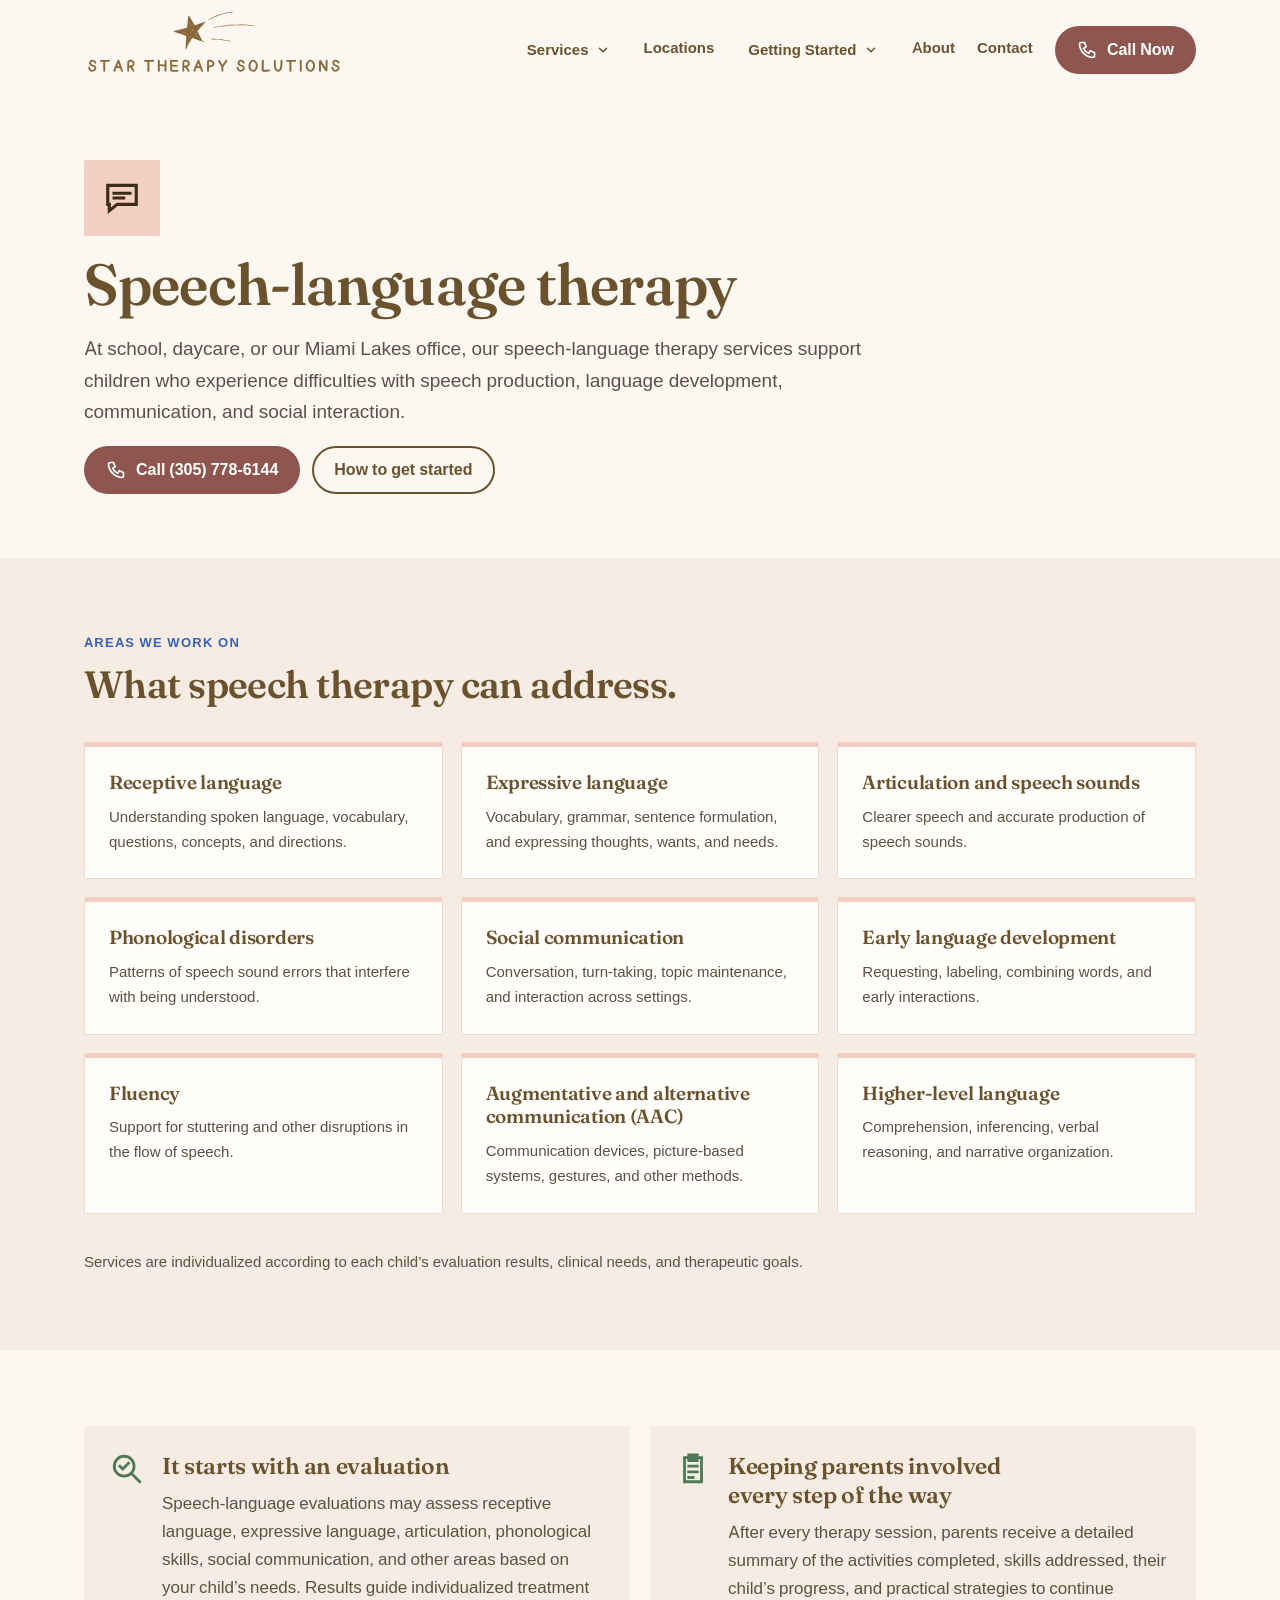
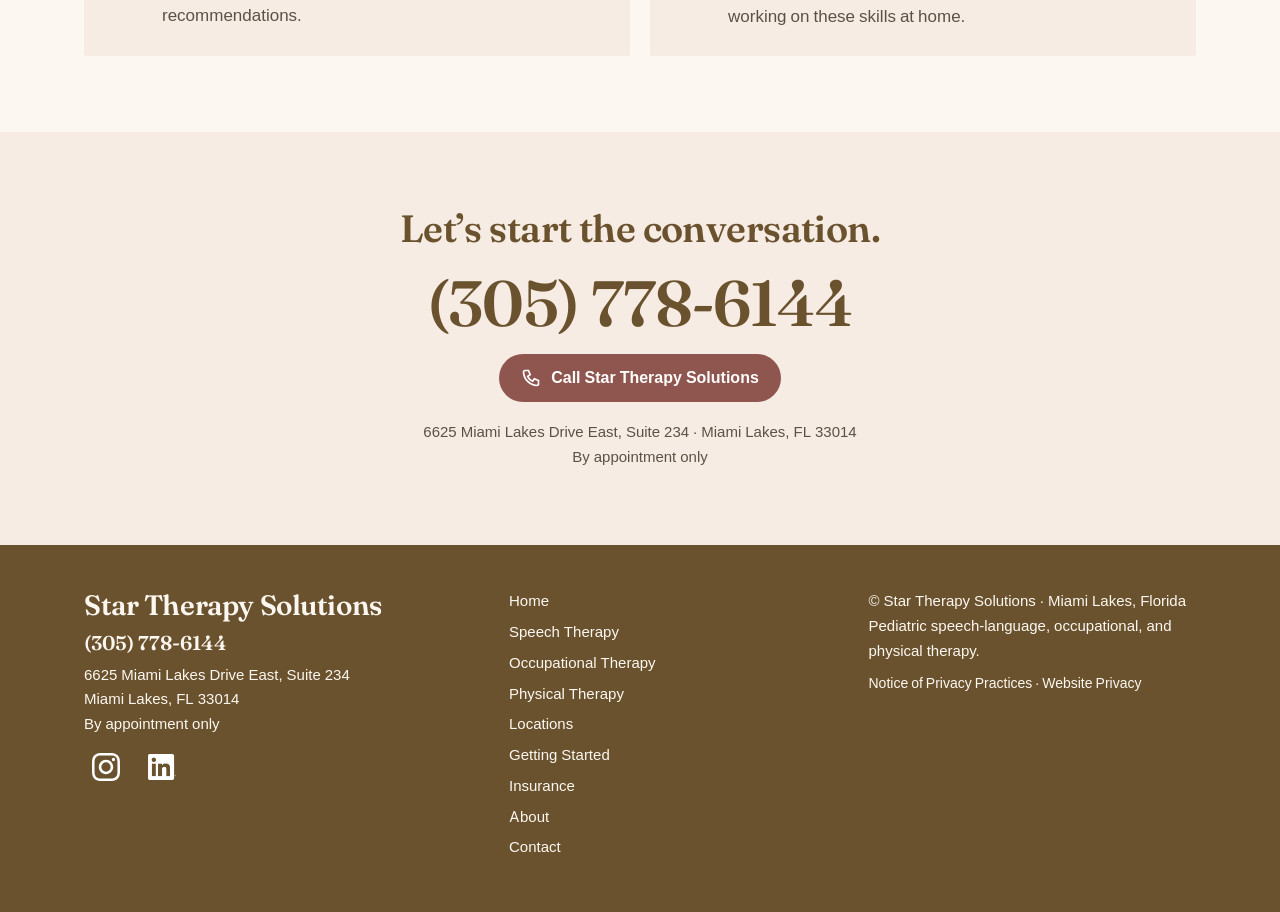
<file: speech-therapy/index.html>
<!doctype html>
<html lang="en">
<head>
  <meta charset="utf-8">
  <meta name="viewport" content="width=device-width, initial-scale=1">
  <title>Speech-Language Therapy for Children | Star Therapy Solutions</title>
  <meta name="description" content="Pediatric speech-language therapy in Miami Lakes and participating Miami-Dade schools and daycares: language, articulation, social communication, fluency, and augmentative and alternative communication (AAC).">
  <meta property="og:type" content="website">
  <meta property="og:site_name" content="Star Therapy Solutions">
  <meta property="og:title" content="Speech-Language Therapy for Children | Star Therapy Solutions">
  <meta property="og:description" content="Pediatric speech-language therapy in Miami Lakes and participating Miami-Dade schools and daycares: language, articulation, social communication, fluency, and augmentative and alternative communication (AAC).">
  <link rel="canonical" href="https://startherapysolutions.org/speech-therapy/">
  <meta property="og:url" content="https://startherapysolutions.org/speech-therapy/">
  <meta property="og:image" content="https://startherapysolutions.org/assets/images/star-therapy-share-logo.png">
  <meta property="og:image:type" content="image/png">
  <meta property="og:image:width" content="1100">
  <meta property="og:image:height" content="578">
  <meta property="og:image:alt" content="Star Therapy Solutions logo on a cream background">
  <meta name="twitter:card" content="summary_large_image">
  <meta name="twitter:title" content="Speech-Language Therapy for Children | Star Therapy Solutions">
  <meta name="twitter:description" content="Pediatric speech-language therapy in Miami Lakes and participating Miami-Dade schools and daycares: language, articulation, social communication, fluency, and augmentative and alternative communication (AAC).">
  <meta name="twitter:image" content="https://startherapysolutions.org/assets/images/star-therapy-share-logo.png">
  <meta name="twitter:image:alt" content="Star Therapy Solutions logo on a cream background">
  <link rel="icon" href="../startherapy.svg" type="image/svg+xml">
  <link rel="preload" href="../assets/fonts/fraunces-600-latin.woff2" as="font" type="font/woff2" crossorigin>
  <link rel="stylesheet" href="../assets/css/site.css">
</head>
<body>
  <a class="skip-link" href="#main">Skip to main content</a>
  <header class="site-header">
    <div class="wrap bar">
      <a class="logo" href="../" aria-label="Star Therapy Solutions home"><img src="../startherapy.svg" alt="Star Therapy Solutions" width="1366" height="768"></a>
      <nav class="desktop-nav" aria-label="Main">
        <details class="nav-group"><summary>Services<svg class="nav-chevron" viewBox="0 0 16 16" aria-hidden="true" focusable="false"><path d="m4 6 4 4 4-4"/></svg></summary><div class="nav-dropdown mega-menu"><div class="mega-column"><p class="mega-heading">Therapy for your child</p><a class="mega-link" href="../speech-therapy/" aria-current="page"><span class="mega-icon" style="background:var(--blush)"><svg class="icon" aria-hidden="true"><use href="../assets/icons/icons.svg#speech"></use></svg></span><span><span class="mega-name">Speech Therapy</span><span class="mega-description">Communication and language skills</span></span></a><a class="mega-link" href="../occupational-therapy/"><span class="mega-icon" style="background:var(--peri)"><svg class="icon" aria-hidden="true"><use href="../assets/icons/icons.svg#ot"></use></svg></span><span><span class="mega-name">Occupational Therapy</span><span class="mega-description">Skills for everyday activities</span></span></a><a class="mega-link" href="../physical-therapy/"><span class="mega-icon" style="background:var(--clay)"><svg class="icon" aria-hidden="true"><use href="../assets/icons/icons.svg#pt"></use></svg></span><span><span class="mega-name">Physical Therapy</span><span class="mega-description">Movement, balance, and mobility</span></span></a></div><div class="mega-column"><p class="mega-heading">Explore care with us</p><a class="mega-link" href="../locations/"><span class="mega-icon" style="background:var(--mint)"><svg class="icon" aria-hidden="true"><use href="../assets/icons/icons.svg#map"></use></svg></span><span><span class="mega-name">Where We Work</span><span class="mega-description">Schools, daycares, and our office</span></span></a><a class="mega-link" href="../about/"><span class="mega-icon" style="background:var(--latte)"><svg class="icon" aria-hidden="true"><use href="../assets/icons/icons.svg#team"></use></svg></span><span><span class="mega-name">Meet Our Team</span><span class="mega-description">The people behind Star Therapy</span></span></a><a class="mega-link" href="../getting-started/"><span class="mega-icon" style="background:var(--sage)"><svg class="icon" aria-hidden="true"><use href="../assets/icons/icons.svg#progress"></use></svg></span><span><span class="mega-name">Getting Started</span><span class="mega-description">Find your family’s next step</span></span></a></div></div></details><a href="../locations/">Locations</a><details class="nav-group"><summary>Getting Started<svg class="nav-chevron" viewBox="0 0 16 16" aria-hidden="true" focusable="false"><path d="m4 6 4 4 4-4"/></svg></summary><div class="nav-dropdown mega-menu"><div class="mega-column"><p class="mega-heading">Take the first step</p><a class="mega-link" href="../getting-started/"><span class="mega-icon" style="background:var(--sage)"><svg class="icon" aria-hidden="true"><use href="../assets/icons/icons.svg#progress"></use></svg></span><span><span class="mega-name">Getting Started</span><span class="mega-description">Learn what comes next</span></span></a><a class="mega-link" href="../contact/"><span class="mega-icon" style="background:var(--blush)"><svg class="icon" aria-hidden="true"><use href="../assets/icons/icons.svg#phone"></use></svg></span><span><span class="mega-name">Contact Our Team</span><span class="mega-description">Call to discuss your child’s needs</span></span></a></div><div class="mega-column"><p class="mega-heading">Plan your care</p><a class="mega-link" href="../insurance-funding/"><span class="mega-icon" style="background:var(--lavender)"><svg class="icon" aria-hidden="true"><use href="../assets/icons/icons.svg#shield"></use></svg></span><span><span class="mega-name">Insurance and Funding</span><span class="mega-description">Explore payment and funding options</span></span></a><a class="mega-link" href="../locations/"><span class="mega-icon" style="background:var(--mint)"><svg class="icon" aria-hidden="true"><use href="../assets/icons/icons.svg#map"></use></svg></span><span><span class="mega-name">Service Locations</span><span class="mega-description">Find out where we provide therapy</span></span></a></div></div></details><a href="../about/">About</a><a href="../contact/">Contact</a>
        <a class="btn" href="tel:+13057786144"><svg class="icon" aria-hidden="true"><use href="../assets/icons/icons.svg#phone"></use></svg><span>Call Now</span></a>
      </nav>
      <details class="mobile-nav">
        <summary><svg class="icon" aria-hidden="true"><use href="../assets/icons/icons.svg#menu"></use></svg><span>Menu</span></summary>
        <nav aria-label="Mobile navigation">
        <a href="../speech-therapy/" style="--cur:var(--blush)" aria-current="page">Speech Therapy</a>
        <a href="../occupational-therapy/" style="--cur:var(--peri)">Occupational Therapy</a>
        <a href="../physical-therapy/" style="--cur:var(--clay)">Physical Therapy</a>
        <a href="../locations/" style="--cur:var(--mint)">Locations</a>
        <a href="../getting-started/" style="--cur:var(--sage)">Getting Started</a>
        <a href="../insurance-funding/" style="--cur:var(--lavender)">Insurance</a>
        <a href="../about/" style="--cur:var(--latte)">About</a>
        <a href="../contact/" style="--cur:var(--rose)">Contact</a>
        <a class="btn" href="tel:+13057786144"><svg class="icon" aria-hidden="true"><use href="../assets/icons/icons.svg#phone"></use></svg><span>Call Now</span></a>
        </nav>
      </details>
    </div>
  </header>

  <main id="main">
    <section class="page-hero">
      <div class="wrap stack">
        <span class="plate big speech"><svg class="icon" aria-hidden="true"><use href="../assets/icons/icons.svg#speech"></use></svg></span>
        <h1>Speech-language therapy</h1>
        <p class="lede">At school, daycare, or our Miami Lakes office, our speech-language therapy services support children who experience difficulties with speech production, language development, communication, and social interaction.</p>
        <div class="actions"><a class="btn" href="tel:+13057786144"><svg class="icon" aria-hidden="true"><use href="../assets/icons/icons.svg#phone"></use></svg><span>Call (305) 778-6144</span></a><a class="btn ghost" href="../getting-started/">How to get started</a></div>
      </div>
    </section>

    <section class="alt" aria-labelledby="areas-title">
      <div class="wrap stack-l">
        <div class="section-head"><p class="eyebrow">Areas we work on</p><h2 id="areas-title">What speech therapy can address.</h2></div>
        <ul class="grid3">
          <li class="card area" style="--stripe:var(--blush)"><h3>Receptive language</h3><p>Understanding spoken language, vocabulary, questions, concepts, and directions.</p></li>
          <li class="card area" style="--stripe:var(--blush)"><h3>Expressive language</h3><p>Vocabulary, grammar, sentence formulation, and expressing thoughts, wants, and needs.</p></li>
          <li class="card area" style="--stripe:var(--blush)"><h3>Articulation and speech sounds</h3><p>Clearer speech and accurate production of speech sounds.</p></li>
          <li class="card area" style="--stripe:var(--blush)"><h3>Phonological disorders</h3><p>Patterns of speech sound errors that interfere with being understood.</p></li>
          <li class="card area" style="--stripe:var(--blush)"><h3>Social communication</h3><p>Conversation, turn-taking, topic maintenance, and interaction across settings.</p></li>
          <li class="card area" style="--stripe:var(--blush)"><h3>Early language development</h3><p>Requesting, labeling, combining words, and early interactions.</p></li>
          <li class="card area" style="--stripe:var(--blush)"><h3>Fluency</h3><p>Support for stuttering and other disruptions in the flow of speech.</p></li>
          <li class="card area" style="--stripe:var(--blush)"><h3>Augmentative and alternative communication (AAC)</h3><p>Communication devices, picture-based systems, gestures, and other methods.</p></li>
          <li class="card area" style="--stripe:var(--blush)"><h3>Higher-level language</h3><p>Comprehension, inferencing, verbal reasoning, and narrative organization.</p></li>
        </ul>
        <p class="small">Services are individualized according to each child’s evaluation results, clinical needs, and therapeutic goals.</p>
      </div>
    </section>

    <section aria-labelledby="eval-title">
      <div class="wrap grid2">
        <article class="panel"><svg class="icon" aria-hidden="true"><use href="../assets/icons/icons.svg#evaluation"></use></svg><div class="stack-s"><h3 id="eval-title">It starts with an evaluation</h3><p>Speech-language evaluations may assess receptive language, expressive language, articulation, phonological skills, social communication, and other areas based on your child’s needs. Results guide individualized treatment recommendations.</p></div></article>
        <article class="panel"><svg class="icon" aria-hidden="true"><use href="../assets/icons/icons.svg#summary"></use></svg><div class="stack-s"><h3>Keeping parents involved every step of the way</h3><p>After every therapy session, parents receive a detailed summary of the activities completed, skills addressed, their child’s progress, and practical strategies to continue working on these skills at home.</p></div></article>
      </div>
    </section>

    <section class="cta" aria-labelledby="cta-heading">
      <div class="wrap stack center">
        <h2 id="cta-heading">Let’s start the conversation.</h2>
        <p class="phone-big"><a href="tel:+13057786144">(305) 778-6144</a></p>
        <a class="btn" href="tel:+13057786144"><svg class="icon" aria-hidden="true"><use href="../assets/icons/icons.svg#phone"></use></svg><span>Call Star Therapy Solutions</span></a>
        <p class="small">6625 Miami Lakes Drive East, Suite 234 · Miami Lakes, FL 33014<br>By appointment only</p>
      </div>
    </section>
  </main>

  <footer class="site-footer">
    <div class="wrap footer-grid">
      <div class="stack-s">
        <p class="footer-name">Star Therapy Solutions</p>
        <p class="footer-phone"><a href="tel:+13057786144">(305) 778-6144</a></p>
        <address>6625 Miami Lakes Drive East, Suite 234<br>Miami Lakes, FL 33014<br>By appointment only</address>
        <nav class="footer-social" aria-label="Social media"><a href="https://www.instagram.com/startherapysolutions/" aria-label="Star Therapy Solutions on Instagram (opens in a new tab)" target="_blank" rel="noopener noreferrer"><img class="social-icon" src="../assets/images/instagram-glyph-black.svg" alt="" width="32" height="32" loading="lazy"></a><a href="https://www.linkedin.com/company/star-therapy-solutions/" aria-label="Star Therapy Solutions on LinkedIn (opens in a new tab)" target="_blank" rel="noopener noreferrer"><img class="social-icon" src="../assets/images/linkedin-in-black.png" alt="" width="32" height="32" loading="lazy"></a></nav>
      </div>
      <nav class="footer-links" aria-label="Footer"><a href="../">Home</a><a href="../speech-therapy/">Speech Therapy</a><a href="../occupational-therapy/">Occupational Therapy</a><a href="../physical-therapy/">Physical Therapy</a><a href="../locations/">Locations</a><a href="../getting-started/">Getting Started</a><a href="../insurance-funding/">Insurance</a><a href="../about/">About</a><a href="../contact/">Contact</a></nav>
      <div class="stack-s">
        <p>© Star Therapy Solutions · Miami Lakes, Florida<br>Pediatric speech-language, occupational, and physical therapy.</p>
        <p class="footer-legal"><a href="../privacy/#notice">Notice of Privacy Practices</a> · <a href="../privacy/#website">Website Privacy</a></p>
      </div>
    </div>
  </footer>
  <div class="mobile-actions" aria-label="Quick contact"><a class="btn" href="tel:+13057786144"><svg class="icon" aria-hidden="true"><use href="../assets/icons/icons.svg#phone"></use></svg><span>Call Now</span></a><a class="btn ghost" href="../contact/">Contact details</a></div>
  <script src="../assets/js/navigation.js"></script>
</body>
</html>
</file>
<file: assets/css/site.css>
/* Star Therapy Solutions · Direction A (Warm)
   Owner palette (October 2026), Fraunces headlines, Public Sans text, 2px corners.
   Pastel tiles carry deep-bronze text; only rosewood and sage deep carry white text. */
/* Fonts are self-hosted (SIL Open Font License, see assets/fonts/OFL-*.txt) so no visitor data goes to a font service. */
@font-face{font-family:"Fraunces";font-style:normal;font-weight:600;font-display:swap;src:url("../fonts/fraunces-600-latin.woff2") format("woff2")}
@font-face{font-family:"Public Sans";font-style:normal;font-weight:100 900;font-display:swap;src:url("../fonts/public-sans-latin.woff2") format("woff2")}
:root{
  --cream:#FCF8F1; --sand:#F6ECE3; --card:#FFFDF9; --line:#EADBD0;
  --ink:#6B522E; --body:#5C5144; --logo:#89683A; --deep:#3B2C17;
  --blush:#F2CEC3; --peri:#78A6EE; --peri-deep:#3863B8; --mint:#CFEAE6; --mint-line:#9FD3CC;
  --latte:#D9B68A; --sage:#9CC5A1; --sage-deep:#4E7A57; --lavender:#E6D2F2; --clay:#D9A890;
  --rose:#8F5650; --rose-hover:#74443F;
  --head:'Fraunces',Georgia,serif; --text:'Public Sans',Arial,sans-serif;
  --r:2px; --wrap:1160px;
  color-scheme:light;
}

*{box-sizing:border-box}
html{scroll-behavior:smooth;scroll-padding-top:100px}
body{margin:0;background:var(--cream);color:var(--body);font:17px/1.65 var(--text);overflow-wrap:break-word;-webkit-font-smoothing:antialiased}
img,video{max-width:100%;height:auto;display:block}
figure{margin:0}
ul,ol{margin:0;padding:0;list-style:none}
address{font-style:normal}
p{margin:0}
h1,h2,h3{font-family:var(--head);font-weight:600;color:var(--ink);margin:0;text-wrap:balance;letter-spacing:-.015em}
h1{font-size:clamp(34px,5vw,58px);line-height:1.06}
h2{font-size:clamp(28px,3.2vw,38px);line-height:1.12}
h3,.h3{font-size:clamp(20px,2vw,23px);line-height:1.25}
a{color:var(--peri-deep);text-underline-offset:3px}
a:focus-visible,button:focus-visible,summary:focus-visible,video:focus-visible{box-shadow:0 0 0 3px #fff;outline:3px solid #171717;outline-offset:3px}
.sr-only{position:absolute;width:1px;height:1px;padding:0;margin:-1px;overflow:hidden;clip-path:inset(50%);white-space:nowrap;border:0}
.skip-link{position:fixed;top:8px;left:8px;transform:translateY(-160%);z-index:100;background:var(--card);color:var(--ink);padding:12px 20px;border:2px solid var(--ink);border-radius:var(--r)}
.skip-link:focus{transform:translateY(0)}
.wrap{max-width:var(--wrap);margin:0 auto;padding-inline:24px}
.stack{display:flex;flex-direction:column;gap:18px;min-width:0}
.stack-s{display:flex;flex-direction:column;gap:8px;min-width:0}
.stack-l{display:flex;flex-direction:column;gap:36px}
.center{align-items:center;text-align:center}
.icon{width:24px;height:24px;flex:none;fill:none;stroke:currentColor;stroke-width:2;stroke-linecap:square;stroke-linejoin:miter}

/* Header */
.site-header{position:sticky;top:0;z-index:20;background:var(--cream)}
.bar{display:flex;flex-wrap:wrap;align-items:center;gap:24px;min-height:100px;position:relative}
.logo{display:block;width:260px;height:81px;overflow:hidden;flex:none}
.logo img{width:260px;transform:translateY(-31px)}
.desktop-nav{margin-left:auto;display:flex;align-items:center;gap:20px}
.desktop-nav a:not(.btn){color:var(--ink);text-decoration:none;font-weight:600;font-size:15px;padding-block:6px;border-bottom:3px solid transparent;white-space:nowrap}
.desktop-nav a:not(.btn):hover{border-bottom-color:var(--line)}
.desktop-nav a[aria-current="page"]{border-bottom-color:var(--cur,var(--rose))}
.mobile-nav{display:none;margin-left:auto}
.mobile-nav summary{list-style:none;display:inline-flex;align-items:center;gap:8px;cursor:pointer;min-height:44px;padding:10px 14px;border:1px solid var(--line);border-radius:var(--r);font-weight:700;color:var(--ink)}
.mobile-nav summary::-webkit-details-marker{display:none}
.mobile-nav nav{position:absolute;top:100%;left:0;right:0;display:flex;flex-direction:column;padding:6px 24px 18px;background:var(--cream);border-bottom:1px solid var(--line);box-shadow:0 16px 24px rgba(59,44,23,.08)}
.mobile-nav nav a:not(.btn){display:flex;justify-content:space-between;align-items:center;padding:14px 0;border-bottom:1px solid var(--line);font:600 20px/1.2 var(--head);color:var(--ink);text-decoration:none}
.mobile-nav nav a:not(.btn)::after{content:"";width:12px;height:12px;background:var(--cur,var(--line))}
.mobile-nav nav .btn{margin-top:16px}

/* Buttons */
.btn{display:inline-flex;align-items:center;justify-content:center;gap:10px;white-space:normal;overflow-wrap:anywhere;min-width:0;max-width:100%;text-align:center;min-height:48px;padding:13px 22px;background:var(--rose);color:#FFFEFC;font:700 16px/1.2 var(--text);text-decoration:none;border:0;border-radius:999px;transition:background .15s}
.btn:hover{background:var(--rose-hover)}
.btn .icon{width:20px;height:20px}
.btn.ghost{background:transparent;color:var(--ink);border:2px solid var(--ink);padding:11px 20px}
.btn.ghost:hover{background:var(--sand)}
.actions{display:flex;flex-wrap:wrap;gap:12px}
.text-link{font-weight:700}

/* Sections */
section{padding-block:76px}
.alt{background:var(--sand)}
.section-head{display:flex;flex-direction:column;gap:12px;max-width:760px}
.eyebrow{font:700 13px/1.4 var(--text);letter-spacing:.1em;text-transform:uppercase;color:var(--peri-deep)}
.lede{font-size:clamp(17px,1.8vw,19px);max-width:60ch}
.small{font-size:15px;max-width:72ch}
.note{font-size:15px;font-weight:700;color:var(--logo)}
.grid2{display:grid;grid-template-columns:1fr 1fr;gap:20px}
.grid3{display:grid;grid-template-columns:repeat(3,1fr);gap:18px}

/* Hero */
.hero{padding-block:64px 76px}
.hero-grid{display:grid;grid-template-columns:1.1fr .9fr;gap:56px;align-items:center}
.hero-subtitle{font:600 clamp(19px,2vw,22px)/1.4 var(--text);color:var(--ink)}
.hero-photo{max-width:480px;justify-self:end;width:100%}
.hero-photo img{width:100%;border-radius:var(--r)}
.hero-photo figcaption,.media figcaption{font-size:14px;color:var(--body);margin-top:10px}
.page-hero{padding-block:60px 64px}

/* Chips */
.chips{display:flex;flex-wrap:wrap;gap:10px}
.chip{background:var(--mint);color:var(--deep);font-weight:700;font-size:16px;padding:9px 16px;border-radius:var(--r)}
.chip.region{background:transparent;border:2px solid var(--mint-line);padding:7px 14px}

/* Service tiles and icon plates */
.tiles{display:grid;grid-template-columns:repeat(3,1fr);gap:20px}
.tile{display:flex;flex-direction:column;justify-content:flex-end;gap:12px;min-height:300px;padding:36px;border-radius:var(--r);color:var(--deep);text-decoration:none;transition:transform .15s}
.tile:hover{transform:translateY(-3px)}
.tile h3{font-size:clamp(24px,2.6vw,30px);color:var(--deep)}
.tile .more{font-weight:700;margin-top:4px}
.tile .btn.more{align-self:flex-start;white-space:normal;text-align:center;max-width:100%}
.download-notice{white-space:normal;max-width:100%;text-align:center}
.panel .btn{align-self:flex-start;white-space:normal}
.tile.speech{background:var(--blush)}
.tile.ot{background:var(--peri)}
.tile.pt{background:var(--clay)}
.plate{width:60px;height:60px;display:grid;place-items:center;flex:none;background:var(--cream);color:var(--ink);border-radius:var(--r)}
.plate .icon{width:30px;height:30px}
.tile .plate{margin-bottom:auto}
.plate.big{width:76px;height:76px}
.plate.big .icon{width:38px;height:38px}
.plate.speech{background:var(--blush);color:var(--deep)}
.plate.ot{background:var(--peri);color:var(--deep)}
.plate.pt{background:var(--clay);color:var(--deep)}
.plate.loc{background:var(--mint);color:var(--deep)}
.plate.fund{background:var(--lavender);color:var(--deep)}

/* Cards, steps, panels */
.card{display:flex;flex-direction:column;gap:10px;min-width:0;background:var(--card);border:1px solid var(--line);border-radius:var(--r);padding:24px}
.card.row{flex-direction:row;align-items:flex-start;gap:18px}
.area{border-top:5px solid var(--stripe)}
.area h3{font-size:19px}
.area p{font-size:15px}
.step .num{width:46px;height:46px;display:grid;place-items:center;background:var(--sage-deep);color:#FFFEFC;font:600 21px var(--head);border-radius:var(--r)}
.panel{display:flex;gap:18px;min-width:0;background:var(--sand);border-radius:var(--r);padding:26px}
.alt .panel{background:var(--card);border:1px solid var(--line)}
.panel > .icon{width:34px;height:34px;color:var(--sage-deep)}
.notice{max-width:72ch;background:var(--sand);border-left:4px solid var(--rose);padding:14px 18px;font-size:15px}

/* Video, founder, team, settings, office */
.media{display:grid;grid-template-columns:1fr 300px;gap:56px;align-items:center}
.media video{width:100%;aspect-ratio:9/16;object-fit:contain;background:var(--sand);border-radius:var(--r)}
.founder{display:grid;grid-template-columns:300px 1fr;gap:48px;align-items:center}
.founder-photo{padding:12px;background:var(--latte);border-radius:var(--r)}
.founder-photo img{width:100%;border-radius:var(--r)}
.role{font-weight:700;color:var(--logo)}
.team-photo{padding:12px;background:var(--latte);border-radius:var(--r)}
.team-photo img{width:100%;border-radius:var(--r)}
.team-photo figcaption{font-size:14px;color:var(--deep);margin-top:10px;font-weight:600}
.settings li{display:flex;align-items:center;gap:16px;padding-block:16px;border-bottom:1px solid var(--line)}
.settings li:last-child{border-bottom:0}
.settings p{font-size:15px}
.office-card{padding:0;overflow:hidden}
.office-card img{width:100%;aspect-ratio:16/10;object-fit:cover;object-position:50% 60%}
.office-card .stack{padding:24px}

/* Call section */
.cta{background:var(--sand)}
.phone-big{font:600 clamp(38px,6vw,64px)/1.05 var(--head);color:var(--ink);letter-spacing:-.015em}
.phone-big a{color:inherit;text-decoration:none}
.phone-big a:hover{text-decoration:underline}

/* Footer */
.site-footer{background:var(--ink);color:var(--cream);padding-block:44px 52px;font-size:15px}
.footer-grid{display:grid;grid-template-columns:1.2fr 1fr 1fr;gap:32px}
.site-footer a{color:var(--cream)}
.footer-links{display:flex;flex-direction:column;gap:6px}
.footer-name{font:600 28px/1.15 var(--head);letter-spacing:-.015em}
.footer-phone{font:600 20px var(--head)}
.footer-social{display:flex;gap:12px}
.footer-social a{display:inline-grid;place-items:center;width:44px;height:44px;border-radius:var(--r);transition:opacity .15s}
.footer-social a:hover{opacity:.75}
.social-icon{width:28px;height:28px;object-fit:contain;filter:invert(1)}
.btn .social-icon{width:20px;height:20px;flex-shrink:0}

/* Mobile call bar */
.mobile-actions{display:none}

@media (max-width:1060px){
  .tiles{grid-template-columns:1fr 1fr}
  .tiles .tile:last-child{grid-column:1 / -1;min-height:220px}
}
@media (max-width:1440px){
  .desktop-nav{display:none}
  .mobile-nav{display:block}
}
@media (max-width:860px){
  .hero-grid,.tiles,.grid2,.grid3,.founder,.media,.footer-grid{grid-template-columns:1fr}
  .hero-photo{justify-self:start}
  .founder-photo{max-width:300px}
  .media figure{max-width:300px}
  section{padding-block:56px}
  .hero{padding-block:40px 56px}
  .tile{min-height:240px;padding:28px}
  .mobile-actions{display:flex;position:fixed;left:0;right:0;bottom:0;z-index:30;gap:10px;padding:12px 16px calc(12px + env(safe-area-inset-bottom,0px));background:var(--cream);border-top:1px solid var(--line)}
  .mobile-actions .btn:first-child{flex:1}
  body{padding-bottom:84px}
  html{scroll-padding-bottom:96px}
}
@media (max-width:420px){
  .wrap{padding-inline:18px}
  .logo{width:210px;height:65px}
  .logo img{width:210px;transform:translateY(-25px)}
  .hero .actions{flex-direction:column;align-items:stretch}
  .card.row{flex-direction:column}
}
@media (max-width:360px){
  .bar{gap:12px}
  .logo{width:185px;height:58px}
  .logo img{width:185px;transform:translateY(-22px)}
  .mobile-nav summary{padding:10px 12px}
}
@media (prefers-reduced-motion:reduce){html{scroll-behavior:auto}*{transition:none!important}}
/* Privacy page and footer legal links */
.legal > *{max-width:760px;overflow-wrap:anywhere}
.legal h3{margin-top:12px}
.footer-legal{font-size:14px}
.site-footer a{text-decoration:none}
.site-footer a:hover,.site-footer a:focus-visible{text-decoration:underline}

/* Accessibility: viewport-safe menu and contact actions. */
html{scroll-padding-top:calc(var(--header-height,100px) + 12px)}
.btn > span{min-width:0}
.mobile-nav nav{max-height:max(0px,calc(100dvh - var(--header-height,100px) - var(--contact-bar-height,0px) - 12px));overflow-y:auto;overscroll-behavior:contain;scroll-padding-block:8px}
.mobile-nav nav a{scroll-margin-block:8px}
@media(max-width:860px){
.mobile-actions{display:grid;grid-template-columns:minmax(0,1fr) minmax(0,1fr)}
.mobile-actions .btn,.mobile-actions .btn:first-child{min-width:0;width:100%;white-space:normal;overflow-wrap:anywhere;text-align:center}
body{padding-bottom:calc(var(--contact-bar-height,96px) + 12px)}
html{scroll-padding-bottom:calc(var(--contact-bar-height,96px) + 12px)}
}
@media(forced-colors:active){a:focus-visible,button:focus-visible,summary:focus-visible,video:focus-visible{box-shadow:none;outline:3px solid Highlight;outline-offset:3px}}

/* Owner-review preview: grouped desktop navigation. */
.desktop-nav{gap:22px}
.nav-group{position:relative}
.nav-group > summary{display:flex;align-items:center;gap:7px;min-height:44px;cursor:pointer;list-style:none;font-size:15px;font-weight:600;color:var(--ink);white-space:nowrap}
.nav-group > summary::-webkit-details-marker{display:none}
.nav-dropdown{position:absolute;top:calc(100% + 8px);left:0;min-width:250px;max-height:calc(100dvh - var(--header-height,100px) - 28px);overflow-y:auto;padding:10px;background:var(--card);border:1px solid var(--line);border-radius:12px;box-shadow:0 10px 24px rgb(59 44 23 / 12%)}
.desktop-nav .nav-dropdown a:not(.btn){display:block;padding:12px 14px;border:0;border-radius:6px;white-space:normal}
.desktop-nav .nav-dropdown a:hover,.desktop-nav .nav-dropdown a[aria-current=page]{background:var(--sand)}
@media(min-width:1181px){.desktop-nav{display:flex}.mobile-nav{display:none}.site-header .bar{flex-wrap:nowrap}}
@media(max-width:1180px){.desktop-nav{display:none}.mobile-nav{display:block}}

.nav-chevron{width:14px;height:14px;flex:none;fill:none;stroke:currentColor;stroke-width:1.75;stroke-linecap:round;stroke-linejoin:round;transition:transform .15s}
.nav-group[open] > summary .nav-chevron{transform:rotate(180deg)}

/* Branded two-column dropdown preview. */
.desktop-nav .nav-group > summary{padding:0 12px;border-radius:999px}
.desktop-nav .nav-group[open] > summary{background:var(--sand)}
.nav-dropdown.mega-menu{width:650px;left:auto;right:0;display:grid;grid-template-columns:1fr 1fr;gap:28px;padding:26px;border-radius:8px;background:var(--card);box-shadow:0 12px 32px rgb(59 44 23 / 12%)}
.mega-column{display:flex;flex-direction:column;gap:4px;min-width:0}
.mega-heading{font-size:12px;font-weight:700;color:var(--ink);letter-spacing:.04em;margin:0 10px 10px;text-transform:uppercase}
.desktop-nav .nav-dropdown a.mega-link{display:flex;align-items:flex-start;gap:12px;padding:12px 10px;min-height:66px;border-radius:6px}
.mega-icon{display:grid;place-items:center;flex:none;width:36px;height:36px;color:var(--deep);border-radius:2px}
.mega-icon .icon{width:22px;height:22px}
.mega-name{display:block;font-size:15px;font-weight:700;line-height:1.35;color:var(--ink)}
.mega-description{display:block;font-size:12px;font-weight:400;line-height:1.5;color:var(--body);margin-top:4px}

.desktop-nav .nav-group{position:static}
.nav-dropdown.mega-menu{right:24px}

.media figure > .actions{margin-top:16px}
</file>
